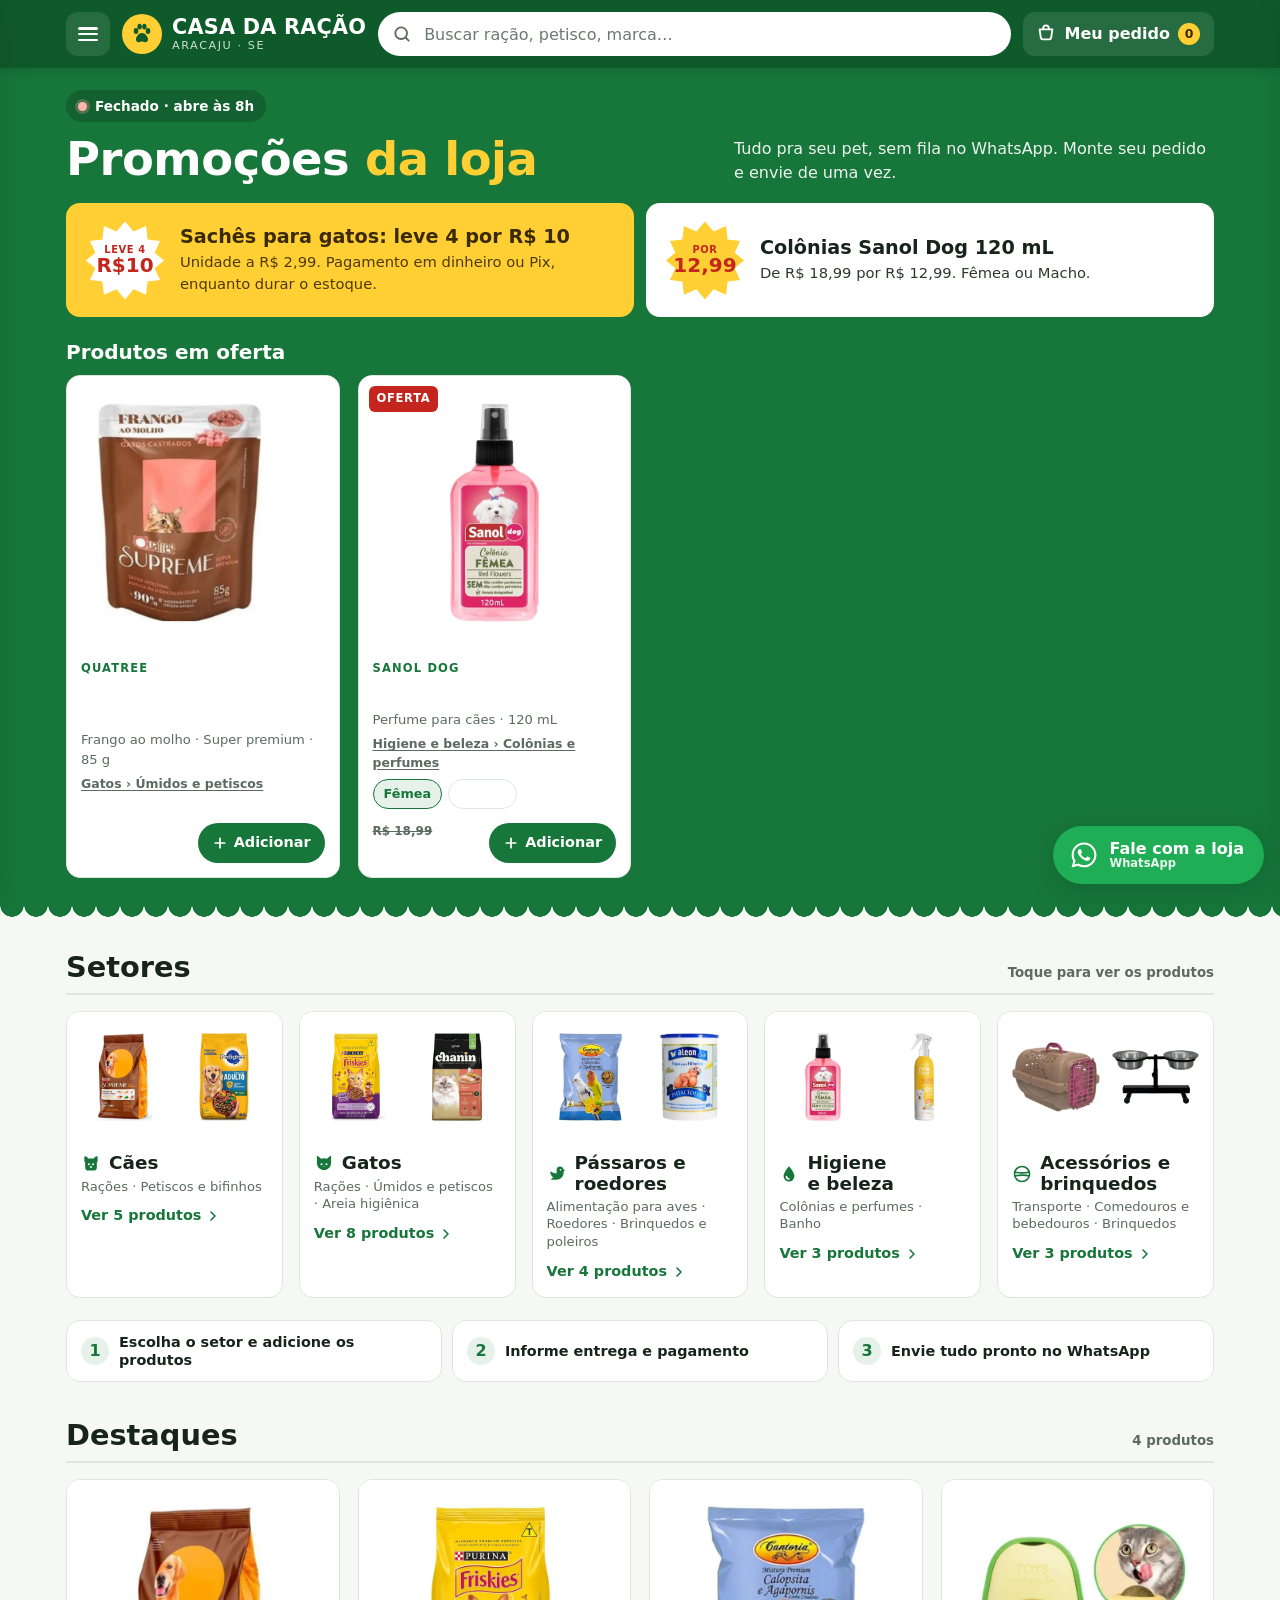
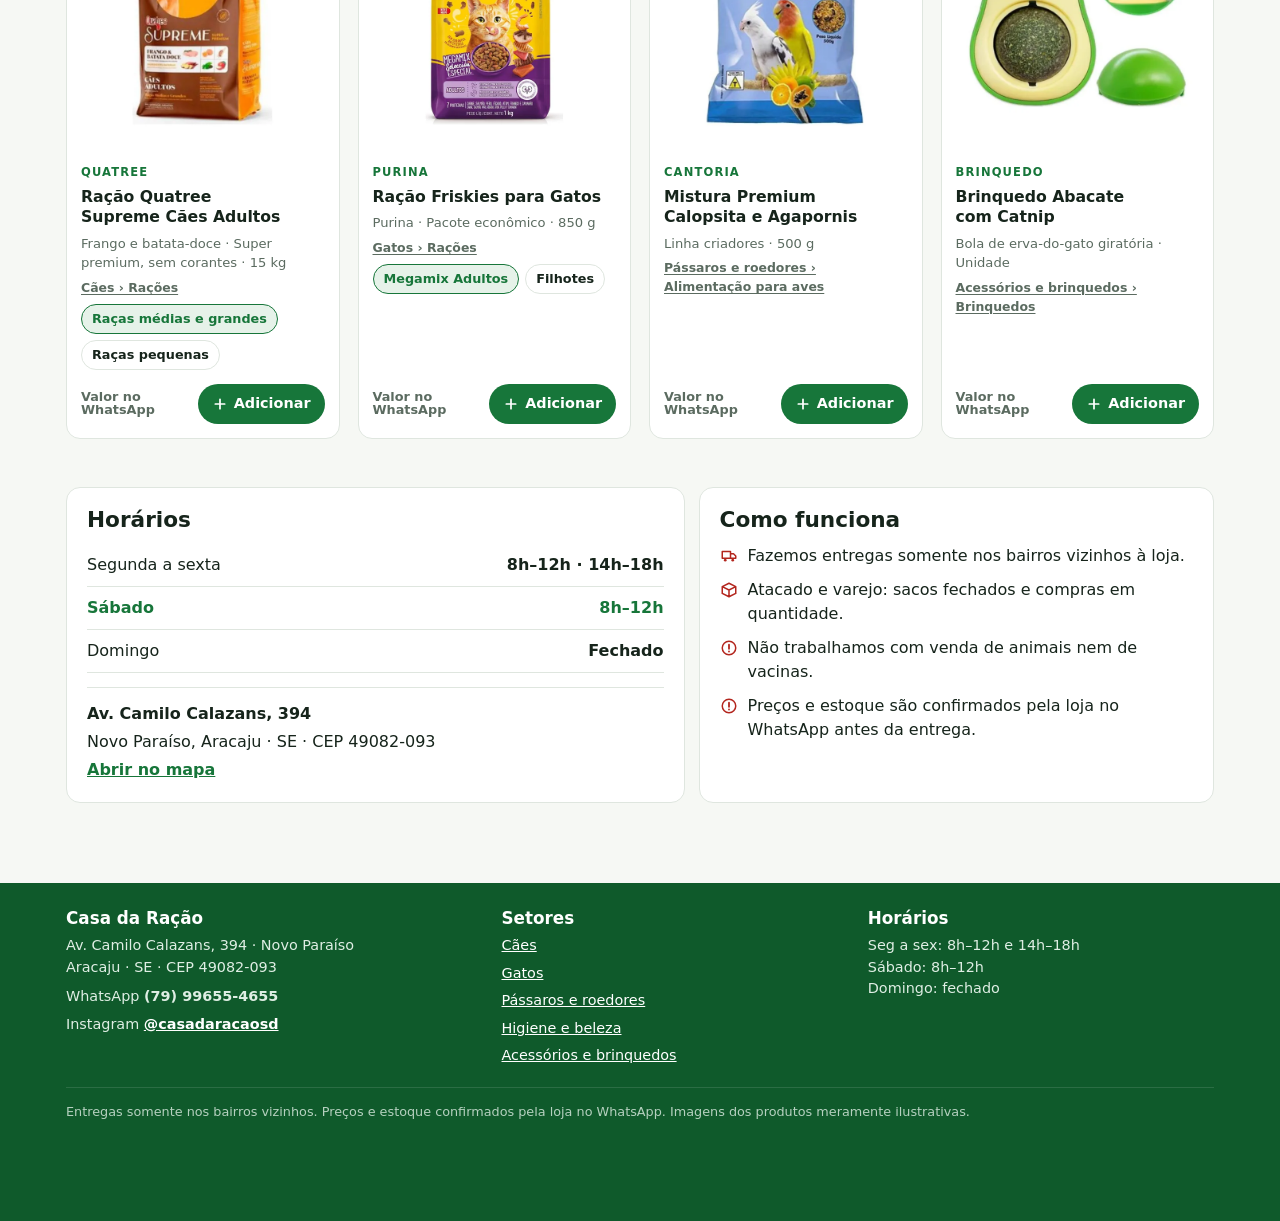
<file: index.html>
<!doctype html>
<html lang="pt-BR">
<head>
<meta charset="utf-8">
<meta name="viewport" content="width=device-width, initial-scale=1, viewport-fit=cover">
<meta http-equiv="Content-Security-Policy" content="default-src 'self'; script-src 'self'; style-src 'self' 'unsafe-inline' https://fonts.googleapis.com; font-src https://fonts.gstatic.com; img-src 'self' data: https://unnmstazqkrjcuhvszza.supabase.co; connect-src 'self' https://unnmstazqkrjcuhvszza.supabase.co; object-src 'none'; base-uri 'self'; form-action 'none'; frame-src 'none'; worker-src 'none'; upgrade-insecure-requests">
<meta name="referrer" content="strict-origin-when-cross-origin">
<title>Casa da Ração Aracaju</title>
<meta name="description" content="Casa da Ração em Aracaju: rações, petiscos e acessórios para cães, gatos, pássaros e roedores. Monte seu pedido e envie pelo WhatsApp.">
<meta name="theme-color" content="#0f5a2b">
<link rel="preconnect" href="https://fonts.googleapis.com">
<link rel="preconnect" href="https://fonts.gstatic.com" crossorigin>
<link rel="stylesheet" href="https://fonts.googleapis.com/css2?family=Fredoka:wght@500;600;700&family=Nunito+Sans:opsz,wght@6..12,400;6..12,600;6..12,700;6..12,800&display=swap">
<link rel="stylesheet" href="css/style.css">
</head>
<body data-page="inicio">
<svg width="0" height="0" style="position:absolute" aria-hidden="true">
  <defs>
    <symbol id="i-paw" viewBox="0 0 24 24"><ellipse cx="6" cy="9" rx="2.3" ry="3" fill="currentColor"/><ellipse cx="18" cy="9" rx="2.3" ry="3" fill="currentColor"/><ellipse cx="9.6" cy="4.6" rx="2.2" ry="2.9" fill="currentColor"/><ellipse cx="14.4" cy="4.6" rx="2.2" ry="2.9" fill="currentColor"/><path d="M12 11c-3.2 0-6 3.6-6 6.4 0 1.9 1.4 2.8 3 2.8 1.2 0 2-.6 3-.6s1.8.6 3 .6c1.6 0 3-.9 3-2.8 0-2.8-2.8-6.4-6-6.4z" fill="currentColor"/></symbol>
    <symbol id="i-wa" viewBox="0 0 24 24"><path fill="currentColor" d="M19.05 4.91A9.82 9.82 0 0 0 12.04 2C6.58 2 2.13 6.45 2.13 11.91c0 1.75.46 3.45 1.32 4.95L2.05 22l5.25-1.38c1.45.79 3.08 1.21 4.74 1.21 5.46 0 9.91-4.45 9.91-9.91 0-2.65-1.03-5.14-2.9-7.01zm-7.01 15.24c-1.48 0-2.93-.4-4.2-1.15l-.3-.18-3.12.82.83-3.04-.2-.31a8.26 8.26 0 0 1-1.26-4.38c0-4.54 3.7-8.24 8.24-8.24 2.2 0 4.27.86 5.82 2.42a8.18 8.18 0 0 1 2.41 5.83c.02 4.54-3.68 8.23-8.22 8.23zm4.52-6.16c-.25-.12-1.47-.72-1.69-.81-.23-.08-.39-.12-.56.12-.17.25-.64.81-.78.97-.14.17-.29.19-.54.06-.25-.12-1.05-.39-1.99-1.23-.74-.66-1.23-1.47-1.38-1.72-.14-.25-.02-.38.11-.51.11-.11.25-.29.37-.43s.17-.25.25-.41.04-.31-.02-.43-.56-1.34-.76-1.84c-.2-.48-.41-.42-.56-.43h-.48c-.17 0-.43.06-.66.31-.22.25-.86.85-.86 2.07s.89 2.4 1.01 2.56c.12.17 1.75 2.67 4.23 3.74.59.26 1.05.41 1.41.52.59.19 1.13.16 1.56.1.48-.07 1.47-.6 1.67-1.18.21-.58.21-1.07.14-1.18s-.22-.17-.47-.29z"/></symbol>
    <symbol id="i-cart" viewBox="0 0 24 24"><path fill="none" stroke="currentColor" stroke-width="2" stroke-linecap="round" stroke-linejoin="round" d="M5 7h14l-1.4 9.1a2 2 0 0 1-2 1.7H8.4a2 2 0 0 1-2-1.7zM9 7V5.5a3 3 0 0 1 6 0V7"/></symbol>
    <symbol id="i-search" viewBox="0 0 24 24"><circle cx="11" cy="11" r="7" fill="none" stroke="currentColor" stroke-width="2.2"/><path d="m20 20-3.5-3.5" stroke="currentColor" stroke-width="2.2" stroke-linecap="round"/></symbol>
    <symbol id="i-x" viewBox="0 0 24 24"><path d="M6 6l12 12M18 6 6 18" stroke="currentColor" stroke-width="2.4" stroke-linecap="round"/></symbol>
    <symbol id="i-chev" viewBox="0 0 24 24"><path d="m9 6 6 6-6 6" fill="none" stroke="currentColor" stroke-width="2.4" stroke-linecap="round" stroke-linejoin="round"/></symbol>
    <symbol id="i-plus" viewBox="0 0 24 24"><path d="M12 5v14M5 12h14" stroke="currentColor" stroke-width="2.6" stroke-linecap="round"/></symbol>
    <symbol id="i-truck" viewBox="0 0 24 24"><path fill="none" stroke="currentColor" stroke-width="2" stroke-linejoin="round" d="M3 6h11v9H3zM14 9h4l3 3v3h-7z"/><circle cx="7" cy="17.5" r="1.8" fill="currentColor"/><circle cx="17" cy="17.5" r="1.8" fill="currentColor"/></symbol>
    <symbol id="i-clock" viewBox="0 0 24 24"><circle cx="12" cy="12" r="9" fill="none" stroke="currentColor" stroke-width="2"/><path d="M12 7v5l3 2" fill="none" stroke="currentColor" stroke-width="2" stroke-linecap="round"/></symbol>
    <symbol id="i-pin" viewBox="0 0 24 24"><path fill="none" stroke="currentColor" stroke-width="2" d="M12 21s-7-6.2-7-11.5a7 7 0 0 1 14 0C19 14.8 12 21 12 21z"/><circle cx="12" cy="9.5" r="2.5" fill="currentColor"/></symbol>
    <symbol id="i-box" viewBox="0 0 24 24"><path fill="none" stroke="currentColor" stroke-width="2" stroke-linejoin="round" d="M3 7.5 12 3l9 4.5v9L12 21l-9-4.5zM3 7.5l9 4.5 9-4.5M12 12v9"/></symbol>
    <symbol id="i-dog" viewBox="0 0 24 24"><path fill="currentColor" d="M5 4c1.6 0 3 1.2 3.4 2.7h7.2C16 5.2 17.4 4 19 4c.6 0 1 .4 1 1v4.2c0 .9-.4 1.7-1 2.3V17a4 4 0 0 1-4 4H9a4 4 0 0 1-4-4v-5.5c-.6-.6-1-1.4-1-2.3V5c0-.6.4-1 1-1zm4.5 8.2a1.2 1.2 0 1 0 0 2.4 1.2 1.2 0 0 0 0-2.4zm5 0a1.2 1.2 0 1 0 0 2.4 1.2 1.2 0 0 0 0-2.4zM12 16c-.8 0-1.5.4-1.5.9s.7 1.1 1.5 1.1 1.5-.6 1.5-1.1-.7-.9-1.5-.9z"/></symbol>
    <symbol id="i-cat" viewBox="0 0 24 24"><path fill="currentColor" d="M4.5 3.5 8.6 7a9 9 0 0 1 6.8 0l4.1-3.5c.4-.3 1 0 1 .5V12c0 4.7-3.8 8.5-8.5 8.5S3.5 16.7 3.5 12V4c0-.5.6-.8 1-.5zM9 12.2a1.2 1.2 0 1 0 0 2.4 1.2 1.2 0 0 0 0-2.4zm6 0a1.2 1.2 0 1 0 0 2.4 1.2 1.2 0 0 0 0-2.4zM12 15.6l-1 1h2z"/></symbol>
    <symbol id="i-bird" viewBox="0 0 24 24"><path fill="currentColor" d="M15.5 3a4.5 4.5 0 0 1 4.4 3.5L22 7.5l-2 1.1V10c0 5-3.6 9-9 9H4.5l3-3C5.4 14.6 4 12.2 4 9.5c0-.4.4-.6.7-.4 2.2 1.4 4.6 2.2 6.8 2.4V7.5A4.5 4.5 0 0 1 15.5 3zm.7 3a1 1 0 1 0 0 2 1 1 0 0 0 0-2z"/></symbol>
    <symbol id="i-drop" viewBox="0 0 24 24"><path fill="currentColor" d="M12 2.8s6.5 7.2 6.5 11.7a6.5 6.5 0 0 1-13 0C5.5 10 12 2.8 12 2.8zM9 14a1 1 0 0 0-1 1 4 4 0 0 0 4 4 1 1 0 0 0 0-2 2 2 0 0 1-2-2 1 1 0 0 0-1-1z"/></symbol>
    <symbol id="i-ball" viewBox="0 0 24 24"><circle cx="12" cy="12" r="9" fill="none" stroke="currentColor" stroke-width="2"/><path d="M3.5 9.5c4 1.5 13 1.5 17 0M3.5 14.5c4-1.5 13-1.5 17 0" fill="none" stroke="currentColor" stroke-width="2"/></symbol>
    <symbol id="i-home" viewBox="0 0 24 24"><path fill="none" stroke="currentColor" stroke-width="2" stroke-linejoin="round" d="M4 11 12 4l8 7v9h-5v-6H9v6H4z"/></symbol>
    <symbol id="i-tag" viewBox="0 0 24 24"><path fill="none" stroke="currentColor" stroke-width="2" stroke-linejoin="round" d="M3 12V4h8l10 10-8 8z"/><circle cx="7.5" cy="8.5" r="1.5" fill="currentColor"/></symbol>
    <symbol id="i-alert" viewBox="0 0 24 24"><circle cx="12" cy="12" r="9" fill="none" stroke="currentColor" stroke-width="2"/><path d="M12 7.5v5.5M12 16.5v.2" stroke="currentColor" stroke-width="2.4" stroke-linecap="round"/></symbol>
  </defs>
</svg>

<header class="top">
  <div class="wrap">
    <button class="iconbtn menu-btn" id="menuBtn" aria-label="Abrir menu de setores" aria-controls="nav" aria-expanded="false"><span class="bars" aria-hidden="true"><i></i><i></i><i></i></span></button>
    <a class="logo" href="index.html" aria-label="Casa da Ração, página inicial">
      <span class="logo-badge"><svg width="24" height="24"><use href="#i-paw"/></svg></span>
      <span class="logo-txt"><b>Casa da Ração</b><small>Aracaju · SE</small></span>
    </a>
    <form class="search" id="searchForm" role="search">
      <label class="sr" for="q">Buscar produtos</label>
      <svg class="s-ico" width="20" height="20" aria-hidden="true"><use href="#i-search"/></svg>
      <input id="q" type="search" placeholder="Buscar ração, petisco, marca…" autocomplete="off" enterkeyhint="search">
      <button type="button" class="s-clear" id="qClear" aria-label="Limpar busca" hidden><svg width="18" height="18"><use href="#i-x"/></svg></button>
    </form>
    <button class="iconbtn cart-btn" id="cartBtn" aria-label="Abrir pedido" aria-controls="cart" aria-expanded="false">
      <svg width="22" height="22" aria-hidden="true"><use href="#i-cart"/></svg><span class="lbl">Meu pedido</span><span class="count" id="count">0</span>
    </button>
  </div>
</header>

<div id="pageContent">
<section class="hero promo-top" id="promocoes">
  <div class="wrap">
    <div class="promo-head">
      <div>
        <span class="status js-status"><i></i><span>Horário de funcionamento</span></span>
        <h1>Promoções <em>da loja</em></h1>
      </div>
      <p class="lead">Tudo pra seu pet, sem fila no WhatsApp. Monte seu pedido e envie de uma vez.</p>
    </div>
    <div class="promo" id="promoBanners"></div>
    <div id="ofertasWrap" hidden>
      <h2 class="promo-sub">Produtos em oferta</h2>
      <div class="grid" id="ofertas"></div>
    </div>
  </div>
</section>

<main class="wrap">
  <div class="section-head" id="setores"><h2>Setores</h2><small>Toque para ver os produtos</small></div>
  <div class="sectors" id="sectors"></div>

  <div class="steps" aria-label="Como pedir">
    <div class="step"><b>1</b><span>Escolha o setor e adicione os produtos</span></div>
    <div class="step"><b>2</b><span>Informe entrega e pagamento</span></div>
    <div class="step"><b>3</b><span>Envie tudo pronto no WhatsApp</span></div>
  </div>

  <div class="section-head"><h2>Destaques</h2><small id="destaquesCount"></small></div>
  <div class="grid" id="destaques"></div>

  <section class="info" id="loja">
    <div class="panel">
      <h2>Horários</h2>
      <table class="hours">
        <tr data-d="1,2,3,4,5"><td>Segunda a sexta</td><td>8h–12h · 14h–18h</td></tr>
        <tr data-d="6"><td>Sábado</td><td>8h–12h</td></tr>
        <tr data-d="0"><td>Domingo</td><td>Fechado</td></tr>
      </table>
      <div class="addr">
        <b>Av. Camilo Calazans, 394</b>
        <span>Novo Paraíso, Aracaju · SE · CEP 49082-093</span>
        <a href="https://www.google.com/maps/search/?api=1&amp;query=Av.+Camilo+Calazans+394+Novo+Paraiso+Aracaju" target="_blank" rel="noopener">Abrir no mapa</a>
      </div>
    </div>
    <div class="panel">
      <h2>Como funciona</h2>
      <ul class="notice">
        <li><svg width="18" height="18" aria-hidden="true"><use href="#i-truck"/></svg><span>Fazemos entregas somente nos bairros vizinhos à loja.</span></li>
        <li><svg width="18" height="18" aria-hidden="true"><use href="#i-box"/></svg><span>Atacado e varejo: sacos fechados e compras em quantidade.</span></li>
        <li><svg width="18" height="18" aria-hidden="true"><use href="#i-alert"/></svg><span>Não trabalhamos com venda de animais nem de vacinas.</span></li>
        <li><svg width="18" height="18" aria-hidden="true"><use href="#i-alert"/></svg><span>Preços e estoque são confirmados pela loja no WhatsApp antes da entrega.</span></li>
      </ul>
    </div>
  </section>
</main>
</div>

<main class="wrap" id="results" hidden aria-live="polite">
  <div class="results-head"><h2 id="resultsTitle">Resultados</h2><button class="linkbtn" id="backPage" type="button">Voltar para a página</button></div>
  <div class="grid" id="resultsGrid" style="margin-top:14px"></div>
  <div class="empty" id="noResults" hidden>
    <h3>Não encontramos esse produto no site</h3>
    <p>A loja tem muito mais coisa nas prateleiras. Pergunte direto pelo WhatsApp.</p>
    <a class="btn btn-wa" id="askWa" href="#" target="_blank" rel="noopener"><svg width="20" height="20" aria-hidden="true"><use href="#i-wa"/></svg>Perguntar no WhatsApp</a>
  </div>
</main>

<footer>
  <div class="wrap">
    <div>
      <h2>Casa da Ração</h2>
      <p>Av. Camilo Calazans, 394 · Novo Paraíso<br>Aracaju · SE · CEP 49082-093</p>
      <p style="margin-top:8px">WhatsApp <b style="user-select:all">(79) 99655-4655</b></p>
      <p style="margin-top:6px">Instagram <a href="https://www.instagram.com/casadaracaosd/" target="_blank" rel="noopener"><b>@casadaracaosd</b></a></p>
    </div>
    <div>
      <h2>Setores</h2>
      <ul><li><a href="caes.html">Cães</a></li><li><a href="gatos.html">Gatos</a></li><li><a href="passaros-e-roedores.html">Pássaros e roedores</a></li><li><a href="higiene-e-beleza.html">Higiene e beleza</a></li><li><a href="acessorios.html">Acessórios e brinquedos</a></li></ul>
    </div>
    <div>
      <h2>Horários</h2>
      <p>Seg a sex: 8h–12h e 14h–18h<br>Sábado: 8h–12h<br>Domingo: fechado</p>
    </div>
    <p class="fine">Entregas somente nos bairros vizinhos. Preços e estoque confirmados pela loja no WhatsApp. Imagens dos produtos meramente ilustrativas.</p>
  </div>
</footer>

<a class="fab" id="fab" href="https://wa.me/5579996554655" target="_blank" rel="noopener" aria-label="Falar com a loja no WhatsApp">
  <svg width="30" height="30" aria-hidden="true"><use href="#i-wa"/></svg>
  <span class="fl">Fale com a loja<small>WhatsApp</small></span>
</a>

<div class="scrim" id="scrim"></div>

<aside class="drawer left" id="nav" aria-label="Setores e produtos" aria-hidden="true" inert>
  <div class="d-head"><h2>Setores</h2><button class="iconbtn" id="navClose" aria-label="Fechar menu"><svg width="20" height="20"><use href="#i-x"/></svg></button></div>
  <div class="d-body" id="navBody"></div>
</aside>

<aside class="drawer right" id="cart" aria-label="Meu pedido" aria-hidden="true" inert>
  <div class="d-head"><h2>Meu pedido</h2><button class="iconbtn" id="cartClose" aria-label="Fechar pedido"><svg width="20" height="20"><use href="#i-x"/></svg></button></div>
  <div class="d-body">
    <div id="cartItems"></div>
    <form class="form" id="orderForm" hidden>
      <div class="field"><label for="f-nome">Seu nome</label><input id="f-nome" autocomplete="name" placeholder="Ex.: Maria"></div>
      <fieldset class="field"><legend>Como quer receber?</legend>
        <div class="seg">
          <input type="radio" name="rec" id="rec-ent" value="Entrega" checked><label for="rec-ent">Entrega</label>
          <input type="radio" name="rec" id="rec-ret" value="Retirada"><label for="rec-ret">Retirar na loja</label>
        </div>
      </fieldset>
      <div class="field" id="addrField"><label for="f-end">Endereço de entrega</label><textarea id="f-end" autocomplete="street-address" placeholder="Rua, número e bairro"></textarea></div>
      <div class="field"><label for="f-pag">Pagamento</label>
        <select id="f-pag"><option>Pix</option><option>Dinheiro</option><option>Cartão de débito</option><option>Cartão de crédito</option></select>
      </div>
      <div class="field" id="trocoField" hidden><label for="f-troco">Troco para quanto?</label><input id="f-troco" inputmode="decimal" placeholder="Ex.: 50"></div>
      <div class="field"><label for="f-obs">Observação</label><input id="f-obs" placeholder="Ex.: tocar a campainha"></div>
    </form>
  </div>
  <div class="c-foot" id="cartFoot" hidden>
    <div class="tot"><div><span>Total parcial</span><small id="totNote"></small></div><b id="total">R$ 0,00</b></div>
    <a class="btn btn-wa" id="sendBtn" href="#" target="_blank" rel="noopener"><svg width="22" height="22" aria-hidden="true"><use href="#i-wa"/></svg>Enviar pedido no WhatsApp</a>
    <p class="hint">A mensagem abre pronta no WhatsApp da loja. É só tocar em enviar.</p>
  </div>
</aside>

<div class="toast" id="toast" role="status"></div>

<script src="js/config.js"></script>
<script src="js/app.js"></script>
</body>
</html>
</file>
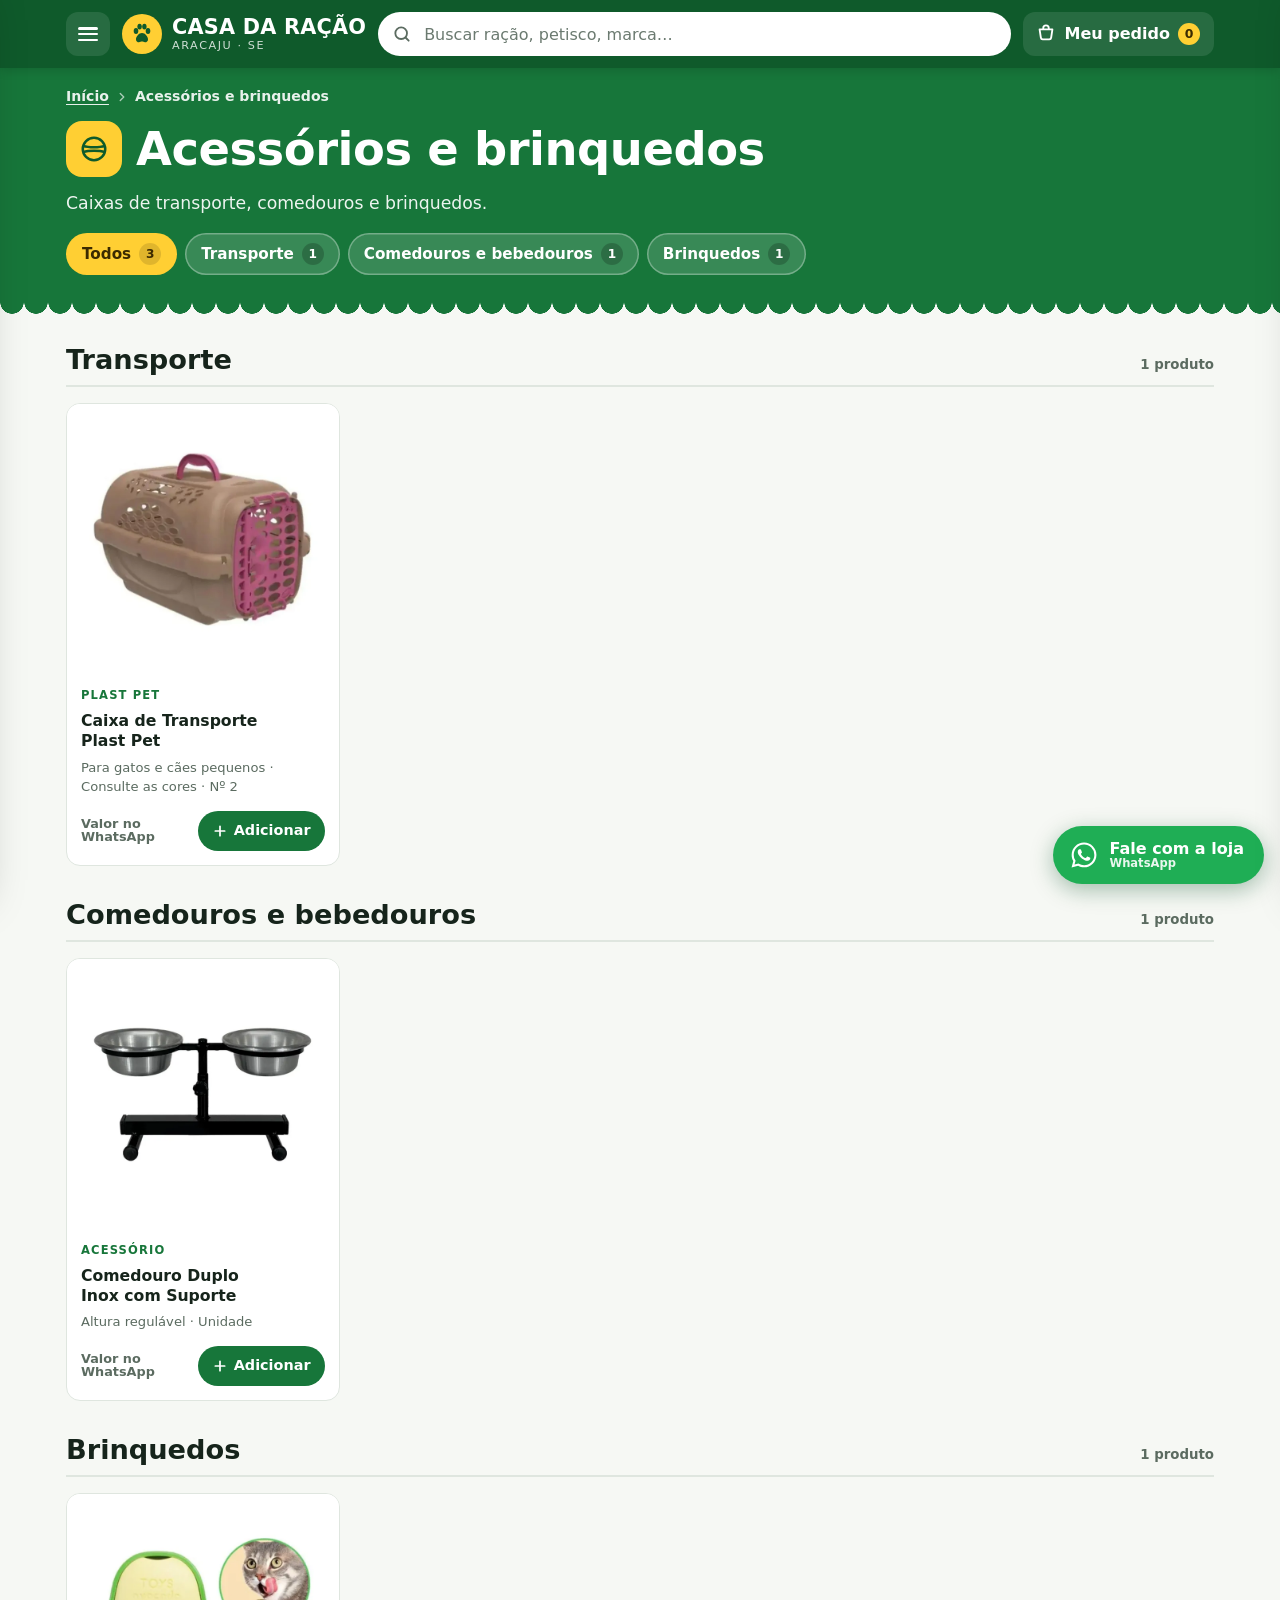
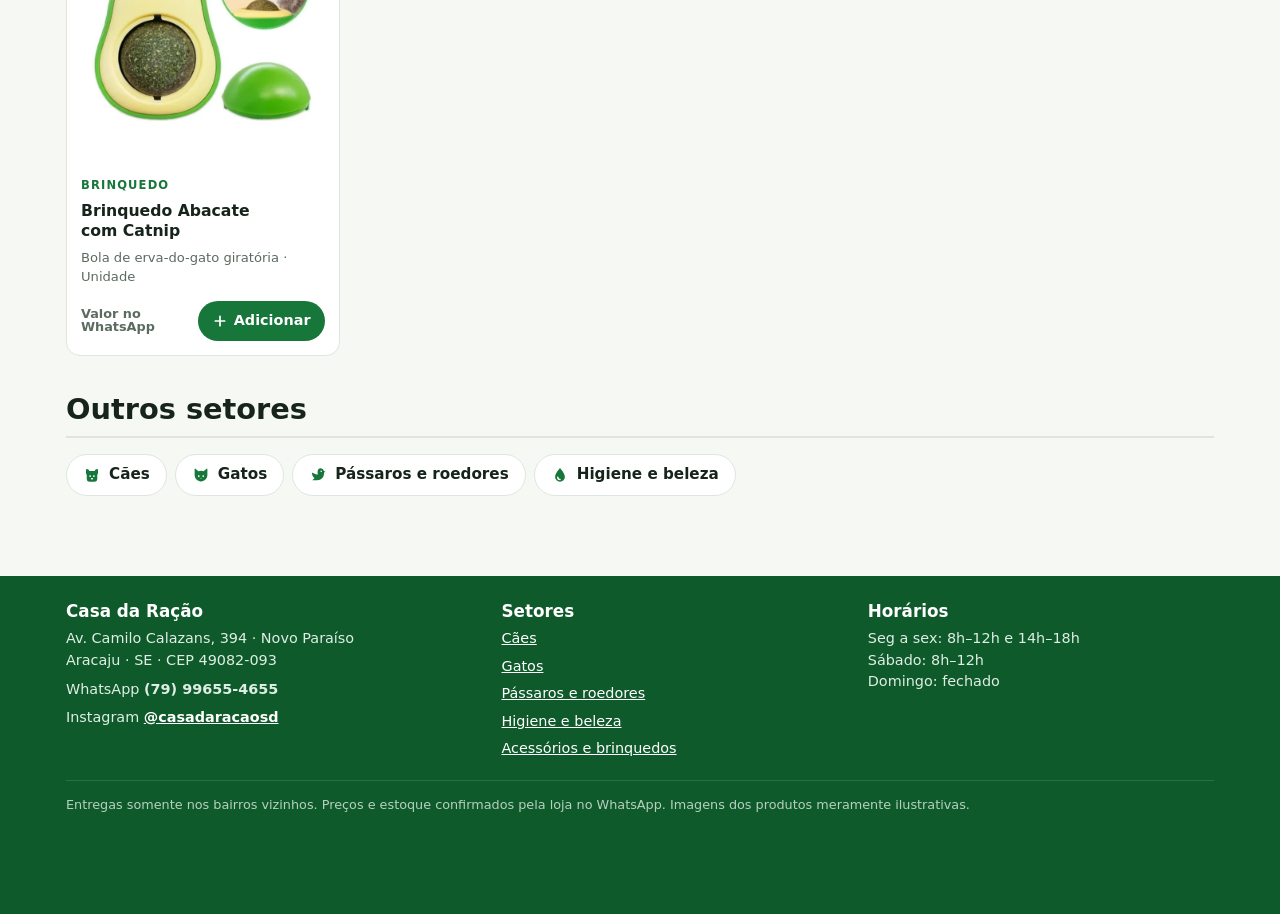
<file: acessorios.html>
<!doctype html>
<html lang="pt-BR">
<head>
<meta charset="utf-8">
<meta name="viewport" content="width=device-width, initial-scale=1, viewport-fit=cover">
<meta http-equiv="Content-Security-Policy" content="default-src 'self'; script-src 'self'; style-src 'self' 'unsafe-inline' https://fonts.googleapis.com; font-src https://fonts.gstatic.com; img-src 'self' data: https://unnmstazqkrjcuhvszza.supabase.co; connect-src 'self' https://unnmstazqkrjcuhvszza.supabase.co; object-src 'none'; base-uri 'self'; form-action 'none'; frame-src 'none'; worker-src 'none'; upgrade-insecure-requests">
<meta name="referrer" content="strict-origin-when-cross-origin">
<title>Acessórios e brinquedos · Casa da Ração Aracaju</title>
<meta name="description" content="Caixas de transporte, comedouros e brinquedos. Casa da Ração, Aracaju/SE. Peça pelo WhatsApp.">
<meta name="theme-color" content="#0f5a2b">
<link rel="preconnect" href="https://fonts.googleapis.com">
<link rel="preconnect" href="https://fonts.gstatic.com" crossorigin>
<link rel="stylesheet" href="https://fonts.googleapis.com/css2?family=Fredoka:wght@500;600;700&family=Nunito+Sans:opsz,wght@6..12,400;6..12,600;6..12,700;6..12,800&display=swap">
<link rel="stylesheet" href="css/style.css">
</head>
<body data-page="acessorios">
<svg width="0" height="0" style="position:absolute" aria-hidden="true">
  <defs>
    <symbol id="i-paw" viewBox="0 0 24 24"><ellipse cx="6" cy="9" rx="2.3" ry="3" fill="currentColor"/><ellipse cx="18" cy="9" rx="2.3" ry="3" fill="currentColor"/><ellipse cx="9.6" cy="4.6" rx="2.2" ry="2.9" fill="currentColor"/><ellipse cx="14.4" cy="4.6" rx="2.2" ry="2.9" fill="currentColor"/><path d="M12 11c-3.2 0-6 3.6-6 6.4 0 1.9 1.4 2.8 3 2.8 1.2 0 2-.6 3-.6s1.8.6 3 .6c1.6 0 3-.9 3-2.8 0-2.8-2.8-6.4-6-6.4z" fill="currentColor"/></symbol>
    <symbol id="i-wa" viewBox="0 0 24 24"><path fill="currentColor" d="M19.05 4.91A9.82 9.82 0 0 0 12.04 2C6.58 2 2.13 6.45 2.13 11.91c0 1.75.46 3.45 1.32 4.95L2.05 22l5.25-1.38c1.45.79 3.08 1.21 4.74 1.21 5.46 0 9.91-4.45 9.91-9.91 0-2.65-1.03-5.14-2.9-7.01zm-7.01 15.24c-1.48 0-2.93-.4-4.2-1.15l-.3-.18-3.12.82.83-3.04-.2-.31a8.26 8.26 0 0 1-1.26-4.38c0-4.54 3.7-8.24 8.24-8.24 2.2 0 4.27.86 5.82 2.42a8.18 8.18 0 0 1 2.41 5.83c.02 4.54-3.68 8.23-8.22 8.23zm4.52-6.16c-.25-.12-1.47-.72-1.69-.81-.23-.08-.39-.12-.56.12-.17.25-.64.81-.78.97-.14.17-.29.19-.54.06-.25-.12-1.05-.39-1.99-1.23-.74-.66-1.23-1.47-1.38-1.72-.14-.25-.02-.38.11-.51.11-.11.25-.29.37-.43s.17-.25.25-.41.04-.31-.02-.43-.56-1.34-.76-1.84c-.2-.48-.41-.42-.56-.43h-.48c-.17 0-.43.06-.66.31-.22.25-.86.85-.86 2.07s.89 2.4 1.01 2.56c.12.17 1.75 2.67 4.23 3.74.59.26 1.05.41 1.41.52.59.19 1.13.16 1.56.1.48-.07 1.47-.6 1.67-1.18.21-.58.21-1.07.14-1.18s-.22-.17-.47-.29z"/></symbol>
    <symbol id="i-cart" viewBox="0 0 24 24"><path fill="none" stroke="currentColor" stroke-width="2" stroke-linecap="round" stroke-linejoin="round" d="M5 7h14l-1.4 9.1a2 2 0 0 1-2 1.7H8.4a2 2 0 0 1-2-1.7zM9 7V5.5a3 3 0 0 1 6 0V7"/></symbol>
    <symbol id="i-search" viewBox="0 0 24 24"><circle cx="11" cy="11" r="7" fill="none" stroke="currentColor" stroke-width="2.2"/><path d="m20 20-3.5-3.5" stroke="currentColor" stroke-width="2.2" stroke-linecap="round"/></symbol>
    <symbol id="i-x" viewBox="0 0 24 24"><path d="M6 6l12 12M18 6 6 18" stroke="currentColor" stroke-width="2.4" stroke-linecap="round"/></symbol>
    <symbol id="i-chev" viewBox="0 0 24 24"><path d="m9 6 6 6-6 6" fill="none" stroke="currentColor" stroke-width="2.4" stroke-linecap="round" stroke-linejoin="round"/></symbol>
    <symbol id="i-plus" viewBox="0 0 24 24"><path d="M12 5v14M5 12h14" stroke="currentColor" stroke-width="2.6" stroke-linecap="round"/></symbol>
    <symbol id="i-truck" viewBox="0 0 24 24"><path fill="none" stroke="currentColor" stroke-width="2" stroke-linejoin="round" d="M3 6h11v9H3zM14 9h4l3 3v3h-7z"/><circle cx="7" cy="17.5" r="1.8" fill="currentColor"/><circle cx="17" cy="17.5" r="1.8" fill="currentColor"/></symbol>
    <symbol id="i-clock" viewBox="0 0 24 24"><circle cx="12" cy="12" r="9" fill="none" stroke="currentColor" stroke-width="2"/><path d="M12 7v5l3 2" fill="none" stroke="currentColor" stroke-width="2" stroke-linecap="round"/></symbol>
    <symbol id="i-pin" viewBox="0 0 24 24"><path fill="none" stroke="currentColor" stroke-width="2" d="M12 21s-7-6.2-7-11.5a7 7 0 0 1 14 0C19 14.8 12 21 12 21z"/><circle cx="12" cy="9.5" r="2.5" fill="currentColor"/></symbol>
    <symbol id="i-box" viewBox="0 0 24 24"><path fill="none" stroke="currentColor" stroke-width="2" stroke-linejoin="round" d="M3 7.5 12 3l9 4.5v9L12 21l-9-4.5zM3 7.5l9 4.5 9-4.5M12 12v9"/></symbol>
    <symbol id="i-dog" viewBox="0 0 24 24"><path fill="currentColor" d="M5 4c1.6 0 3 1.2 3.4 2.7h7.2C16 5.2 17.4 4 19 4c.6 0 1 .4 1 1v4.2c0 .9-.4 1.7-1 2.3V17a4 4 0 0 1-4 4H9a4 4 0 0 1-4-4v-5.5c-.6-.6-1-1.4-1-2.3V5c0-.6.4-1 1-1zm4.5 8.2a1.2 1.2 0 1 0 0 2.4 1.2 1.2 0 0 0 0-2.4zm5 0a1.2 1.2 0 1 0 0 2.4 1.2 1.2 0 0 0 0-2.4zM12 16c-.8 0-1.5.4-1.5.9s.7 1.1 1.5 1.1 1.5-.6 1.5-1.1-.7-.9-1.5-.9z"/></symbol>
    <symbol id="i-cat" viewBox="0 0 24 24"><path fill="currentColor" d="M4.5 3.5 8.6 7a9 9 0 0 1 6.8 0l4.1-3.5c.4-.3 1 0 1 .5V12c0 4.7-3.8 8.5-8.5 8.5S3.5 16.7 3.5 12V4c0-.5.6-.8 1-.5zM9 12.2a1.2 1.2 0 1 0 0 2.4 1.2 1.2 0 0 0 0-2.4zm6 0a1.2 1.2 0 1 0 0 2.4 1.2 1.2 0 0 0 0-2.4zM12 15.6l-1 1h2z"/></symbol>
    <symbol id="i-bird" viewBox="0 0 24 24"><path fill="currentColor" d="M15.5 3a4.5 4.5 0 0 1 4.4 3.5L22 7.5l-2 1.1V10c0 5-3.6 9-9 9H4.5l3-3C5.4 14.6 4 12.2 4 9.5c0-.4.4-.6.7-.4 2.2 1.4 4.6 2.2 6.8 2.4V7.5A4.5 4.5 0 0 1 15.5 3zm.7 3a1 1 0 1 0 0 2 1 1 0 0 0 0-2z"/></symbol>
    <symbol id="i-drop" viewBox="0 0 24 24"><path fill="currentColor" d="M12 2.8s6.5 7.2 6.5 11.7a6.5 6.5 0 0 1-13 0C5.5 10 12 2.8 12 2.8zM9 14a1 1 0 0 0-1 1 4 4 0 0 0 4 4 1 1 0 0 0 0-2 2 2 0 0 1-2-2 1 1 0 0 0-1-1z"/></symbol>
    <symbol id="i-ball" viewBox="0 0 24 24"><circle cx="12" cy="12" r="9" fill="none" stroke="currentColor" stroke-width="2"/><path d="M3.5 9.5c4 1.5 13 1.5 17 0M3.5 14.5c4-1.5 13-1.5 17 0" fill="none" stroke="currentColor" stroke-width="2"/></symbol>
    <symbol id="i-home" viewBox="0 0 24 24"><path fill="none" stroke="currentColor" stroke-width="2" stroke-linejoin="round" d="M4 11 12 4l8 7v9h-5v-6H9v6H4z"/></symbol>
    <symbol id="i-tag" viewBox="0 0 24 24"><path fill="none" stroke="currentColor" stroke-width="2" stroke-linejoin="round" d="M3 12V4h8l10 10-8 8z"/><circle cx="7.5" cy="8.5" r="1.5" fill="currentColor"/></symbol>
    <symbol id="i-alert" viewBox="0 0 24 24"><circle cx="12" cy="12" r="9" fill="none" stroke="currentColor" stroke-width="2"/><path d="M12 7.5v5.5M12 16.5v.2" stroke="currentColor" stroke-width="2.4" stroke-linecap="round"/></symbol>
  </defs>
</svg>

<header class="top">
  <div class="wrap">
    <button class="iconbtn menu-btn" id="menuBtn" aria-label="Abrir menu de setores" aria-controls="nav" aria-expanded="false"><span class="bars" aria-hidden="true"><i></i><i></i><i></i></span></button>
    <a class="logo" href="index.html" aria-label="Casa da Ração, página inicial">
      <span class="logo-badge"><svg width="24" height="24"><use href="#i-paw"/></svg></span>
      <span class="logo-txt"><b>Casa da Ração</b><small>Aracaju · SE</small></span>
    </a>
    <form class="search" id="searchForm" role="search">
      <label class="sr" for="q">Buscar produtos</label>
      <svg class="s-ico" width="20" height="20" aria-hidden="true"><use href="#i-search"/></svg>
      <input id="q" type="search" placeholder="Buscar ração, petisco, marca…" autocomplete="off" enterkeyhint="search">
      <button type="button" class="s-clear" id="qClear" aria-label="Limpar busca" hidden><svg width="18" height="18"><use href="#i-x"/></svg></button>
    </form>
    <button class="iconbtn cart-btn" id="cartBtn" aria-label="Abrir pedido" aria-controls="cart" aria-expanded="false">
      <svg width="22" height="22" aria-hidden="true"><use href="#i-cart"/></svg><span class="lbl">Meu pedido</span><span class="count" id="count">0</span>
    </button>
  </div>
</header>

<div id="pageContent">
<section class="hero sector">
  <div class="wrap">
    <nav class="crumbs" aria-label="Você está em"><a href="index.html">Início</a><svg width="14" height="14" aria-hidden="true"><use href="#i-chev"/></svg><span>Acessórios e brinquedos</span></nav>
    <div class="sector-title"><span class="tag"><svg width="30" height="30" aria-hidden="true"><use href="#i-ball"/></svg></span><h1>Acessórios e brinquedos</h1></div>
    <p class="lead">Caixas de transporte, comedouros e brinquedos.</p>
    <div class="niches" id="niches" role="group" aria-label="Filtrar por tipo"></div>
  </div>
</section>

<main class="wrap">
  <div id="vitrine"></div>
  <div class="section-head"><h2>Outros setores</h2></div>
  <div class="others" id="others"></div>
</main>
</div>

<main class="wrap" id="results" hidden aria-live="polite">
  <div class="results-head"><h2 id="resultsTitle">Resultados</h2><button class="linkbtn" id="backPage" type="button">Voltar para a página</button></div>
  <div class="grid" id="resultsGrid" style="margin-top:14px"></div>
  <div class="empty" id="noResults" hidden>
    <h3>Não encontramos esse produto no site</h3>
    <p>A loja tem muito mais coisa nas prateleiras. Pergunte direto pelo WhatsApp.</p>
    <a class="btn btn-wa" id="askWa" href="#" target="_blank" rel="noopener"><svg width="20" height="20" aria-hidden="true"><use href="#i-wa"/></svg>Perguntar no WhatsApp</a>
  </div>
</main>

<footer>
  <div class="wrap">
    <div>
      <h2>Casa da Ração</h2>
      <p>Av. Camilo Calazans, 394 · Novo Paraíso<br>Aracaju · SE · CEP 49082-093</p>
      <p style="margin-top:8px">WhatsApp <b style="user-select:all">(79) 99655-4655</b></p>
      <p style="margin-top:6px">Instagram <a href="https://www.instagram.com/casadaracaosd/" target="_blank" rel="noopener"><b>@casadaracaosd</b></a></p>
    </div>
    <div>
      <h2>Setores</h2>
      <ul><li><a href="caes.html">Cães</a></li><li><a href="gatos.html">Gatos</a></li><li><a href="passaros-e-roedores.html">Pássaros e roedores</a></li><li><a href="higiene-e-beleza.html">Higiene e beleza</a></li><li><a href="acessorios.html">Acessórios e brinquedos</a></li></ul>
    </div>
    <div>
      <h2>Horários</h2>
      <p>Seg a sex: 8h–12h e 14h–18h<br>Sábado: 8h–12h<br>Domingo: fechado</p>
    </div>
    <p class="fine">Entregas somente nos bairros vizinhos. Preços e estoque confirmados pela loja no WhatsApp. Imagens dos produtos meramente ilustrativas.</p>
  </div>
</footer>

<a class="fab" id="fab" href="https://wa.me/5579996554655" target="_blank" rel="noopener" aria-label="Falar com a loja no WhatsApp">
  <svg width="30" height="30" aria-hidden="true"><use href="#i-wa"/></svg>
  <span class="fl">Fale com a loja<small>WhatsApp</small></span>
</a>

<div class="scrim" id="scrim"></div>

<aside class="drawer left" id="nav" aria-label="Setores e produtos" aria-hidden="true" inert>
  <div class="d-head"><h2>Setores</h2><button class="iconbtn" id="navClose" aria-label="Fechar menu"><svg width="20" height="20"><use href="#i-x"/></svg></button></div>
  <div class="d-body" id="navBody"></div>
</aside>

<aside class="drawer right" id="cart" aria-label="Meu pedido" aria-hidden="true" inert>
  <div class="d-head"><h2>Meu pedido</h2><button class="iconbtn" id="cartClose" aria-label="Fechar pedido"><svg width="20" height="20"><use href="#i-x"/></svg></button></div>
  <div class="d-body">
    <div id="cartItems"></div>
    <form class="form" id="orderForm" hidden>
      <div class="field"><label for="f-nome">Seu nome</label><input id="f-nome" autocomplete="name" placeholder="Ex.: Maria"></div>
      <fieldset class="field"><legend>Como quer receber?</legend>
        <div class="seg">
          <input type="radio" name="rec" id="rec-ent" value="Entrega" checked><label for="rec-ent">Entrega</label>
          <input type="radio" name="rec" id="rec-ret" value="Retirada"><label for="rec-ret">Retirar na loja</label>
        </div>
      </fieldset>
      <div class="field" id="addrField"><label for="f-end">Endereço de entrega</label><textarea id="f-end" autocomplete="street-address" placeholder="Rua, número e bairro"></textarea></div>
      <div class="field"><label for="f-pag">Pagamento</label>
        <select id="f-pag"><option>Pix</option><option>Dinheiro</option><option>Cartão de débito</option><option>Cartão de crédito</option></select>
      </div>
      <div class="field" id="trocoField" hidden><label for="f-troco">Troco para quanto?</label><input id="f-troco" inputmode="decimal" placeholder="Ex.: 50"></div>
      <div class="field"><label for="f-obs">Observação</label><input id="f-obs" placeholder="Ex.: tocar a campainha"></div>
    </form>
  </div>
  <div class="c-foot" id="cartFoot" hidden>
    <div class="tot"><div><span>Total parcial</span><small id="totNote"></small></div><b id="total">R$ 0,00</b></div>
    <a class="btn btn-wa" id="sendBtn" href="#" target="_blank" rel="noopener"><svg width="22" height="22" aria-hidden="true"><use href="#i-wa"/></svg>Enviar pedido no WhatsApp</a>
    <p class="hint">A mensagem abre pronta no WhatsApp da loja. É só tocar em enviar.</p>
  </div>
</aside>

<div class="toast" id="toast" role="status"></div>

<script src="js/config.js"></script>
<script src="js/app.js"></script>
</body>
</html>
</file>
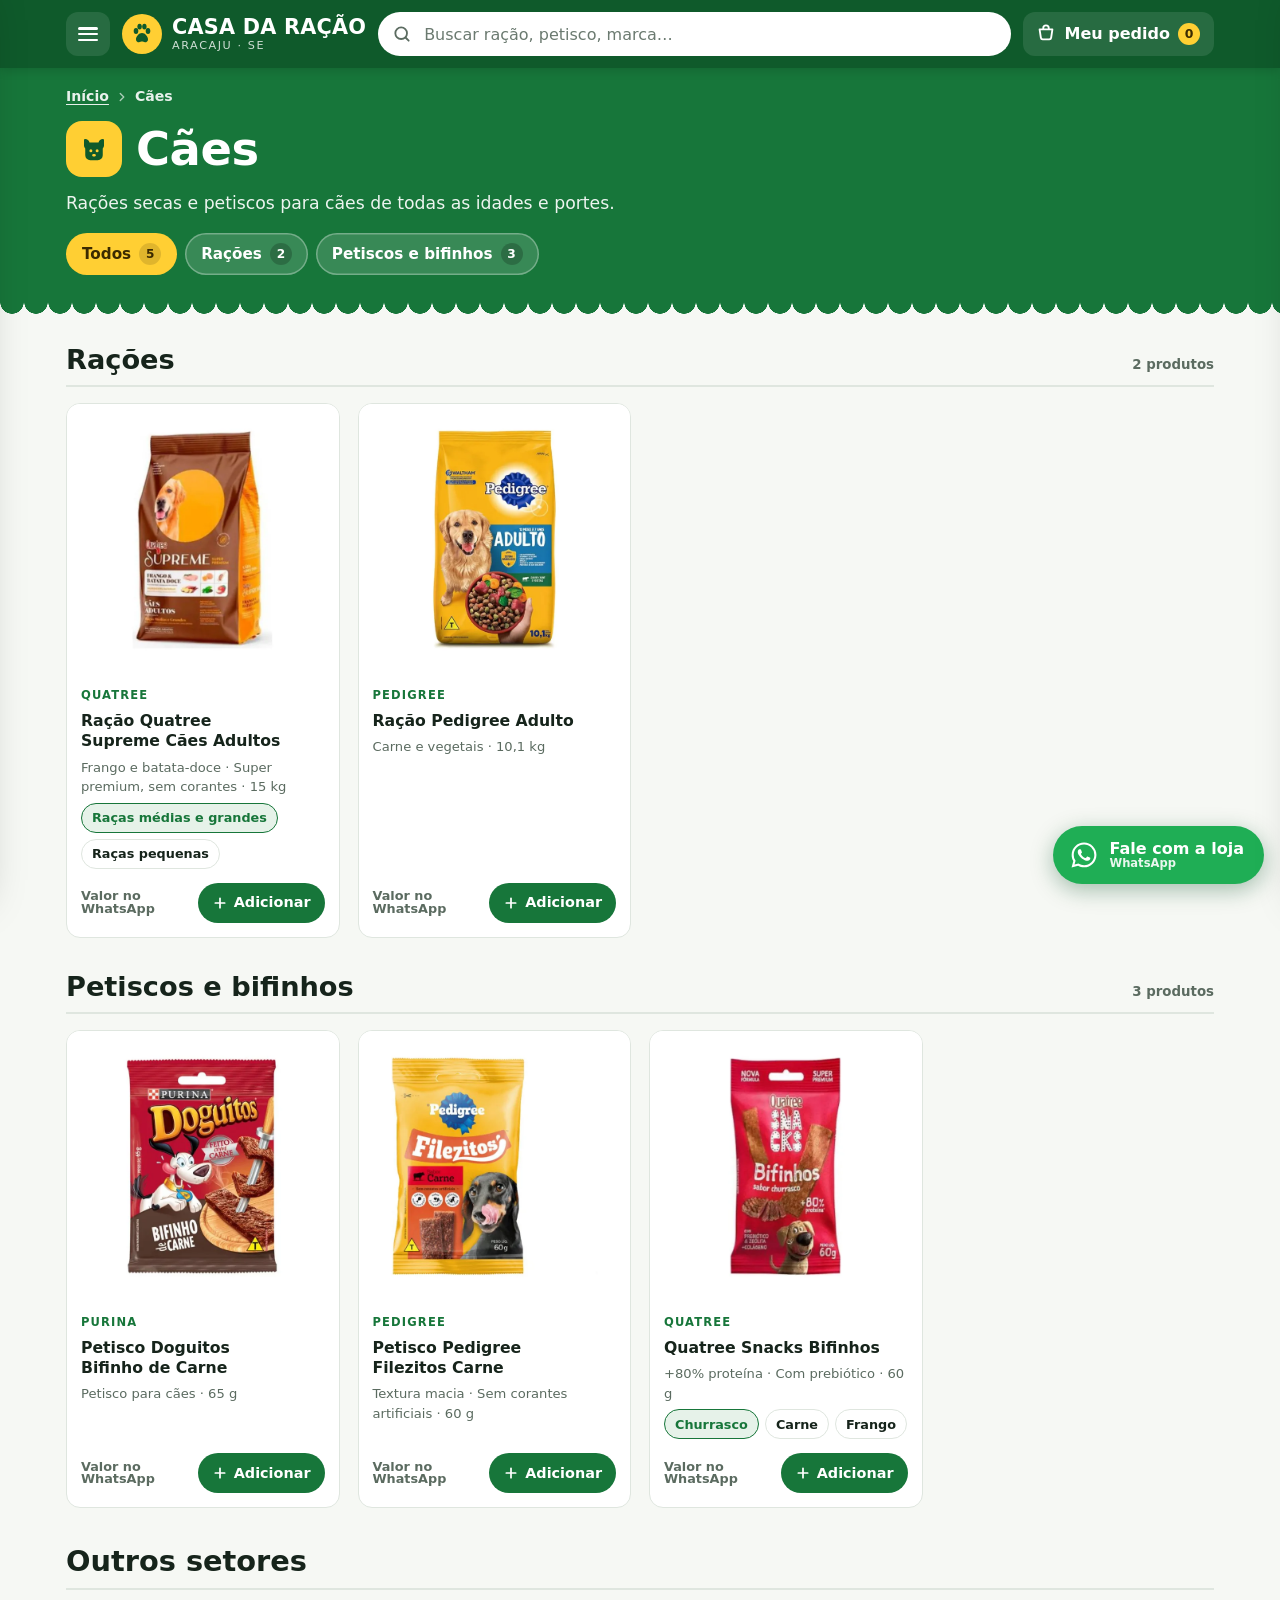
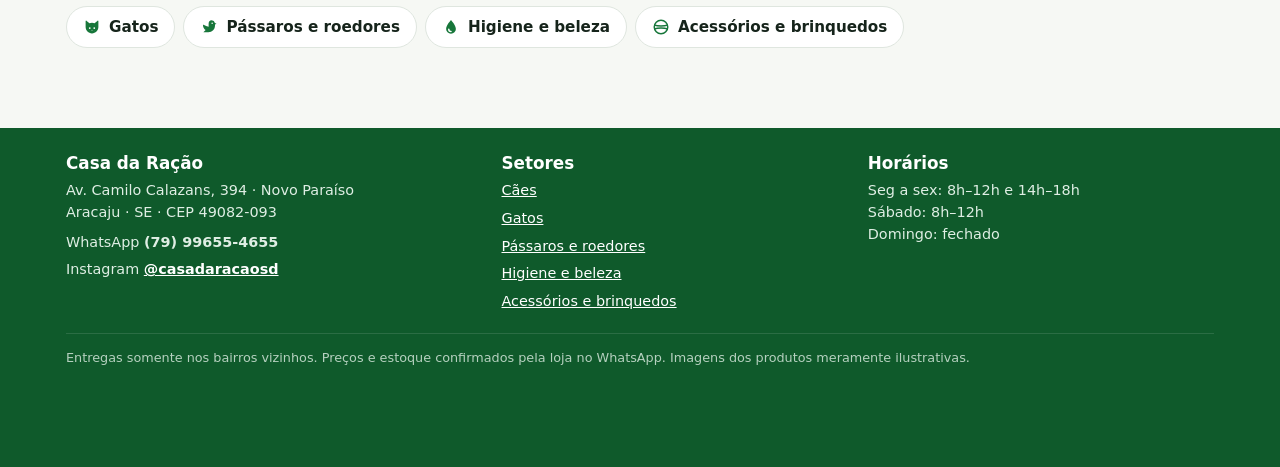
<file: caes.html>
<!doctype html>
<html lang="pt-BR">
<head>
<meta charset="utf-8">
<meta name="viewport" content="width=device-width, initial-scale=1, viewport-fit=cover">
<meta http-equiv="Content-Security-Policy" content="default-src 'self'; script-src 'self'; style-src 'self' 'unsafe-inline' https://fonts.googleapis.com; font-src https://fonts.gstatic.com; img-src 'self' data: https://unnmstazqkrjcuhvszza.supabase.co; connect-src 'self' https://unnmstazqkrjcuhvszza.supabase.co; object-src 'none'; base-uri 'self'; form-action 'none'; frame-src 'none'; worker-src 'none'; upgrade-insecure-requests">
<meta name="referrer" content="strict-origin-when-cross-origin">
<title>Cães · Casa da Ração Aracaju</title>
<meta name="description" content="Rações secas e petiscos para cães de todas as idades e portes. Casa da Ração, Aracaju/SE. Peça pelo WhatsApp.">
<meta name="theme-color" content="#0f5a2b">
<link rel="preconnect" href="https://fonts.googleapis.com">
<link rel="preconnect" href="https://fonts.gstatic.com" crossorigin>
<link rel="stylesheet" href="https://fonts.googleapis.com/css2?family=Fredoka:wght@500;600;700&family=Nunito+Sans:opsz,wght@6..12,400;6..12,600;6..12,700;6..12,800&display=swap">
<link rel="stylesheet" href="css/style.css">
</head>
<body data-page="caes">
<svg width="0" height="0" style="position:absolute" aria-hidden="true">
  <defs>
    <symbol id="i-paw" viewBox="0 0 24 24"><ellipse cx="6" cy="9" rx="2.3" ry="3" fill="currentColor"/><ellipse cx="18" cy="9" rx="2.3" ry="3" fill="currentColor"/><ellipse cx="9.6" cy="4.6" rx="2.2" ry="2.9" fill="currentColor"/><ellipse cx="14.4" cy="4.6" rx="2.2" ry="2.9" fill="currentColor"/><path d="M12 11c-3.2 0-6 3.6-6 6.4 0 1.9 1.4 2.8 3 2.8 1.2 0 2-.6 3-.6s1.8.6 3 .6c1.6 0 3-.9 3-2.8 0-2.8-2.8-6.4-6-6.4z" fill="currentColor"/></symbol>
    <symbol id="i-wa" viewBox="0 0 24 24"><path fill="currentColor" d="M19.05 4.91A9.82 9.82 0 0 0 12.04 2C6.58 2 2.13 6.45 2.13 11.91c0 1.75.46 3.45 1.32 4.95L2.05 22l5.25-1.38c1.45.79 3.08 1.21 4.74 1.21 5.46 0 9.91-4.45 9.91-9.91 0-2.65-1.03-5.14-2.9-7.01zm-7.01 15.24c-1.48 0-2.93-.4-4.2-1.15l-.3-.18-3.12.82.83-3.04-.2-.31a8.26 8.26 0 0 1-1.26-4.38c0-4.54 3.7-8.24 8.24-8.24 2.2 0 4.27.86 5.82 2.42a8.18 8.18 0 0 1 2.41 5.83c.02 4.54-3.68 8.23-8.22 8.23zm4.52-6.16c-.25-.12-1.47-.72-1.69-.81-.23-.08-.39-.12-.56.12-.17.25-.64.81-.78.97-.14.17-.29.19-.54.06-.25-.12-1.05-.39-1.99-1.23-.74-.66-1.23-1.47-1.38-1.72-.14-.25-.02-.38.11-.51.11-.11.25-.29.37-.43s.17-.25.25-.41.04-.31-.02-.43-.56-1.34-.76-1.84c-.2-.48-.41-.42-.56-.43h-.48c-.17 0-.43.06-.66.31-.22.25-.86.85-.86 2.07s.89 2.4 1.01 2.56c.12.17 1.75 2.67 4.23 3.74.59.26 1.05.41 1.41.52.59.19 1.13.16 1.56.1.48-.07 1.47-.6 1.67-1.18.21-.58.21-1.07.14-1.18s-.22-.17-.47-.29z"/></symbol>
    <symbol id="i-cart" viewBox="0 0 24 24"><path fill="none" stroke="currentColor" stroke-width="2" stroke-linecap="round" stroke-linejoin="round" d="M5 7h14l-1.4 9.1a2 2 0 0 1-2 1.7H8.4a2 2 0 0 1-2-1.7zM9 7V5.5a3 3 0 0 1 6 0V7"/></symbol>
    <symbol id="i-search" viewBox="0 0 24 24"><circle cx="11" cy="11" r="7" fill="none" stroke="currentColor" stroke-width="2.2"/><path d="m20 20-3.5-3.5" stroke="currentColor" stroke-width="2.2" stroke-linecap="round"/></symbol>
    <symbol id="i-x" viewBox="0 0 24 24"><path d="M6 6l12 12M18 6 6 18" stroke="currentColor" stroke-width="2.4" stroke-linecap="round"/></symbol>
    <symbol id="i-chev" viewBox="0 0 24 24"><path d="m9 6 6 6-6 6" fill="none" stroke="currentColor" stroke-width="2.4" stroke-linecap="round" stroke-linejoin="round"/></symbol>
    <symbol id="i-plus" viewBox="0 0 24 24"><path d="M12 5v14M5 12h14" stroke="currentColor" stroke-width="2.6" stroke-linecap="round"/></symbol>
    <symbol id="i-truck" viewBox="0 0 24 24"><path fill="none" stroke="currentColor" stroke-width="2" stroke-linejoin="round" d="M3 6h11v9H3zM14 9h4l3 3v3h-7z"/><circle cx="7" cy="17.5" r="1.8" fill="currentColor"/><circle cx="17" cy="17.5" r="1.8" fill="currentColor"/></symbol>
    <symbol id="i-clock" viewBox="0 0 24 24"><circle cx="12" cy="12" r="9" fill="none" stroke="currentColor" stroke-width="2"/><path d="M12 7v5l3 2" fill="none" stroke="currentColor" stroke-width="2" stroke-linecap="round"/></symbol>
    <symbol id="i-pin" viewBox="0 0 24 24"><path fill="none" stroke="currentColor" stroke-width="2" d="M12 21s-7-6.2-7-11.5a7 7 0 0 1 14 0C19 14.8 12 21 12 21z"/><circle cx="12" cy="9.5" r="2.5" fill="currentColor"/></symbol>
    <symbol id="i-box" viewBox="0 0 24 24"><path fill="none" stroke="currentColor" stroke-width="2" stroke-linejoin="round" d="M3 7.5 12 3l9 4.5v9L12 21l-9-4.5zM3 7.5l9 4.5 9-4.5M12 12v9"/></symbol>
    <symbol id="i-dog" viewBox="0 0 24 24"><path fill="currentColor" d="M5 4c1.6 0 3 1.2 3.4 2.7h7.2C16 5.2 17.4 4 19 4c.6 0 1 .4 1 1v4.2c0 .9-.4 1.7-1 2.3V17a4 4 0 0 1-4 4H9a4 4 0 0 1-4-4v-5.5c-.6-.6-1-1.4-1-2.3V5c0-.6.4-1 1-1zm4.5 8.2a1.2 1.2 0 1 0 0 2.4 1.2 1.2 0 0 0 0-2.4zm5 0a1.2 1.2 0 1 0 0 2.4 1.2 1.2 0 0 0 0-2.4zM12 16c-.8 0-1.5.4-1.5.9s.7 1.1 1.5 1.1 1.5-.6 1.5-1.1-.7-.9-1.5-.9z"/></symbol>
    <symbol id="i-cat" viewBox="0 0 24 24"><path fill="currentColor" d="M4.5 3.5 8.6 7a9 9 0 0 1 6.8 0l4.1-3.5c.4-.3 1 0 1 .5V12c0 4.7-3.8 8.5-8.5 8.5S3.5 16.7 3.5 12V4c0-.5.6-.8 1-.5zM9 12.2a1.2 1.2 0 1 0 0 2.4 1.2 1.2 0 0 0 0-2.4zm6 0a1.2 1.2 0 1 0 0 2.4 1.2 1.2 0 0 0 0-2.4zM12 15.6l-1 1h2z"/></symbol>
    <symbol id="i-bird" viewBox="0 0 24 24"><path fill="currentColor" d="M15.5 3a4.5 4.5 0 0 1 4.4 3.5L22 7.5l-2 1.1V10c0 5-3.6 9-9 9H4.5l3-3C5.4 14.6 4 12.2 4 9.5c0-.4.4-.6.7-.4 2.2 1.4 4.6 2.2 6.8 2.4V7.5A4.5 4.5 0 0 1 15.5 3zm.7 3a1 1 0 1 0 0 2 1 1 0 0 0 0-2z"/></symbol>
    <symbol id="i-drop" viewBox="0 0 24 24"><path fill="currentColor" d="M12 2.8s6.5 7.2 6.5 11.7a6.5 6.5 0 0 1-13 0C5.5 10 12 2.8 12 2.8zM9 14a1 1 0 0 0-1 1 4 4 0 0 0 4 4 1 1 0 0 0 0-2 2 2 0 0 1-2-2 1 1 0 0 0-1-1z"/></symbol>
    <symbol id="i-ball" viewBox="0 0 24 24"><circle cx="12" cy="12" r="9" fill="none" stroke="currentColor" stroke-width="2"/><path d="M3.5 9.5c4 1.5 13 1.5 17 0M3.5 14.5c4-1.5 13-1.5 17 0" fill="none" stroke="currentColor" stroke-width="2"/></symbol>
    <symbol id="i-home" viewBox="0 0 24 24"><path fill="none" stroke="currentColor" stroke-width="2" stroke-linejoin="round" d="M4 11 12 4l8 7v9h-5v-6H9v6H4z"/></symbol>
    <symbol id="i-tag" viewBox="0 0 24 24"><path fill="none" stroke="currentColor" stroke-width="2" stroke-linejoin="round" d="M3 12V4h8l10 10-8 8z"/><circle cx="7.5" cy="8.5" r="1.5" fill="currentColor"/></symbol>
    <symbol id="i-alert" viewBox="0 0 24 24"><circle cx="12" cy="12" r="9" fill="none" stroke="currentColor" stroke-width="2"/><path d="M12 7.5v5.5M12 16.5v.2" stroke="currentColor" stroke-width="2.4" stroke-linecap="round"/></symbol>
  </defs>
</svg>

<header class="top">
  <div class="wrap">
    <button class="iconbtn menu-btn" id="menuBtn" aria-label="Abrir menu de setores" aria-controls="nav" aria-expanded="false"><span class="bars" aria-hidden="true"><i></i><i></i><i></i></span></button>
    <a class="logo" href="index.html" aria-label="Casa da Ração, página inicial">
      <span class="logo-badge"><svg width="24" height="24"><use href="#i-paw"/></svg></span>
      <span class="logo-txt"><b>Casa da Ração</b><small>Aracaju · SE</small></span>
    </a>
    <form class="search" id="searchForm" role="search">
      <label class="sr" for="q">Buscar produtos</label>
      <svg class="s-ico" width="20" height="20" aria-hidden="true"><use href="#i-search"/></svg>
      <input id="q" type="search" placeholder="Buscar ração, petisco, marca…" autocomplete="off" enterkeyhint="search">
      <button type="button" class="s-clear" id="qClear" aria-label="Limpar busca" hidden><svg width="18" height="18"><use href="#i-x"/></svg></button>
    </form>
    <button class="iconbtn cart-btn" id="cartBtn" aria-label="Abrir pedido" aria-controls="cart" aria-expanded="false">
      <svg width="22" height="22" aria-hidden="true"><use href="#i-cart"/></svg><span class="lbl">Meu pedido</span><span class="count" id="count">0</span>
    </button>
  </div>
</header>

<div id="pageContent">
<section class="hero sector">
  <div class="wrap">
    <nav class="crumbs" aria-label="Você está em"><a href="index.html">Início</a><svg width="14" height="14" aria-hidden="true"><use href="#i-chev"/></svg><span>Cães</span></nav>
    <div class="sector-title"><span class="tag"><svg width="30" height="30" aria-hidden="true"><use href="#i-dog"/></svg></span><h1>Cães</h1></div>
    <p class="lead">Rações secas e petiscos para cães de todas as idades e portes.</p>
    <div class="niches" id="niches" role="group" aria-label="Filtrar por tipo"></div>
  </div>
</section>

<main class="wrap">
  <div id="vitrine"></div>
  <div class="section-head"><h2>Outros setores</h2></div>
  <div class="others" id="others"></div>
</main>
</div>

<main class="wrap" id="results" hidden aria-live="polite">
  <div class="results-head"><h2 id="resultsTitle">Resultados</h2><button class="linkbtn" id="backPage" type="button">Voltar para a página</button></div>
  <div class="grid" id="resultsGrid" style="margin-top:14px"></div>
  <div class="empty" id="noResults" hidden>
    <h3>Não encontramos esse produto no site</h3>
    <p>A loja tem muito mais coisa nas prateleiras. Pergunte direto pelo WhatsApp.</p>
    <a class="btn btn-wa" id="askWa" href="#" target="_blank" rel="noopener"><svg width="20" height="20" aria-hidden="true"><use href="#i-wa"/></svg>Perguntar no WhatsApp</a>
  </div>
</main>

<footer>
  <div class="wrap">
    <div>
      <h2>Casa da Ração</h2>
      <p>Av. Camilo Calazans, 394 · Novo Paraíso<br>Aracaju · SE · CEP 49082-093</p>
      <p style="margin-top:8px">WhatsApp <b style="user-select:all">(79) 99655-4655</b></p>
      <p style="margin-top:6px">Instagram <a href="https://www.instagram.com/casadaracaosd/" target="_blank" rel="noopener"><b>@casadaracaosd</b></a></p>
    </div>
    <div>
      <h2>Setores</h2>
      <ul><li><a href="caes.html">Cães</a></li><li><a href="gatos.html">Gatos</a></li><li><a href="passaros-e-roedores.html">Pássaros e roedores</a></li><li><a href="higiene-e-beleza.html">Higiene e beleza</a></li><li><a href="acessorios.html">Acessórios e brinquedos</a></li></ul>
    </div>
    <div>
      <h2>Horários</h2>
      <p>Seg a sex: 8h–12h e 14h–18h<br>Sábado: 8h–12h<br>Domingo: fechado</p>
    </div>
    <p class="fine">Entregas somente nos bairros vizinhos. Preços e estoque confirmados pela loja no WhatsApp. Imagens dos produtos meramente ilustrativas.</p>
  </div>
</footer>

<a class="fab" id="fab" href="https://wa.me/5579996554655" target="_blank" rel="noopener" aria-label="Falar com a loja no WhatsApp">
  <svg width="30" height="30" aria-hidden="true"><use href="#i-wa"/></svg>
  <span class="fl">Fale com a loja<small>WhatsApp</small></span>
</a>

<div class="scrim" id="scrim"></div>

<aside class="drawer left" id="nav" aria-label="Setores e produtos" aria-hidden="true" inert>
  <div class="d-head"><h2>Setores</h2><button class="iconbtn" id="navClose" aria-label="Fechar menu"><svg width="20" height="20"><use href="#i-x"/></svg></button></div>
  <div class="d-body" id="navBody"></div>
</aside>

<aside class="drawer right" id="cart" aria-label="Meu pedido" aria-hidden="true" inert>
  <div class="d-head"><h2>Meu pedido</h2><button class="iconbtn" id="cartClose" aria-label="Fechar pedido"><svg width="20" height="20"><use href="#i-x"/></svg></button></div>
  <div class="d-body">
    <div id="cartItems"></div>
    <form class="form" id="orderForm" hidden>
      <div class="field"><label for="f-nome">Seu nome</label><input id="f-nome" autocomplete="name" placeholder="Ex.: Maria"></div>
      <fieldset class="field"><legend>Como quer receber?</legend>
        <div class="seg">
          <input type="radio" name="rec" id="rec-ent" value="Entrega" checked><label for="rec-ent">Entrega</label>
          <input type="radio" name="rec" id="rec-ret" value="Retirada"><label for="rec-ret">Retirar na loja</label>
        </div>
      </fieldset>
      <div class="field" id="addrField"><label for="f-end">Endereço de entrega</label><textarea id="f-end" autocomplete="street-address" placeholder="Rua, número e bairro"></textarea></div>
      <div class="field"><label for="f-pag">Pagamento</label>
        <select id="f-pag"><option>Pix</option><option>Dinheiro</option><option>Cartão de débito</option><option>Cartão de crédito</option></select>
      </div>
      <div class="field" id="trocoField" hidden><label for="f-troco">Troco para quanto?</label><input id="f-troco" inputmode="decimal" placeholder="Ex.: 50"></div>
      <div class="field"><label for="f-obs">Observação</label><input id="f-obs" placeholder="Ex.: tocar a campainha"></div>
    </form>
  </div>
  <div class="c-foot" id="cartFoot" hidden>
    <div class="tot"><div><span>Total parcial</span><small id="totNote"></small></div><b id="total">R$ 0,00</b></div>
    <a class="btn btn-wa" id="sendBtn" href="#" target="_blank" rel="noopener"><svg width="22" height="22" aria-hidden="true"><use href="#i-wa"/></svg>Enviar pedido no WhatsApp</a>
    <p class="hint">A mensagem abre pronta no WhatsApp da loja. É só tocar em enviar.</p>
  </div>
</aside>

<div class="toast" id="toast" role="status"></div>

<script src="js/config.js"></script>
<script src="js/app.js"></script>
</body>
</html>
</file>
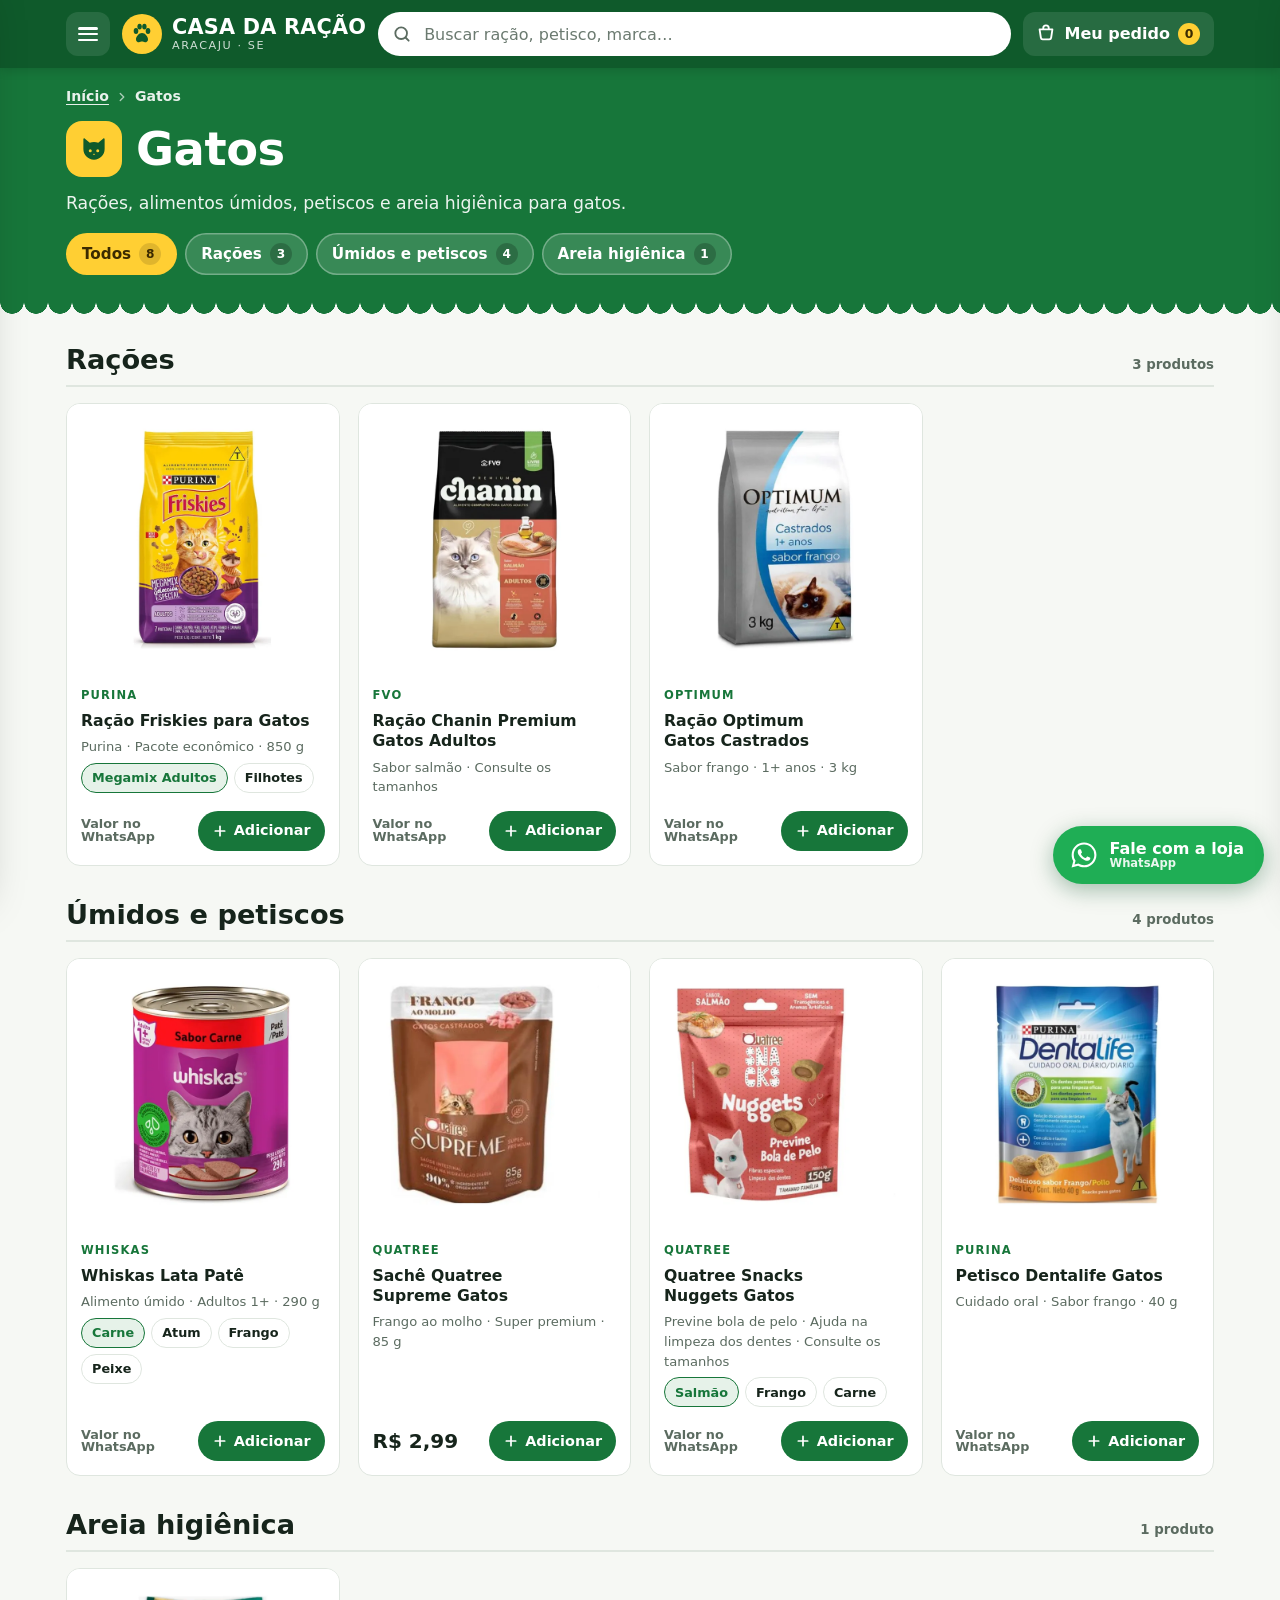
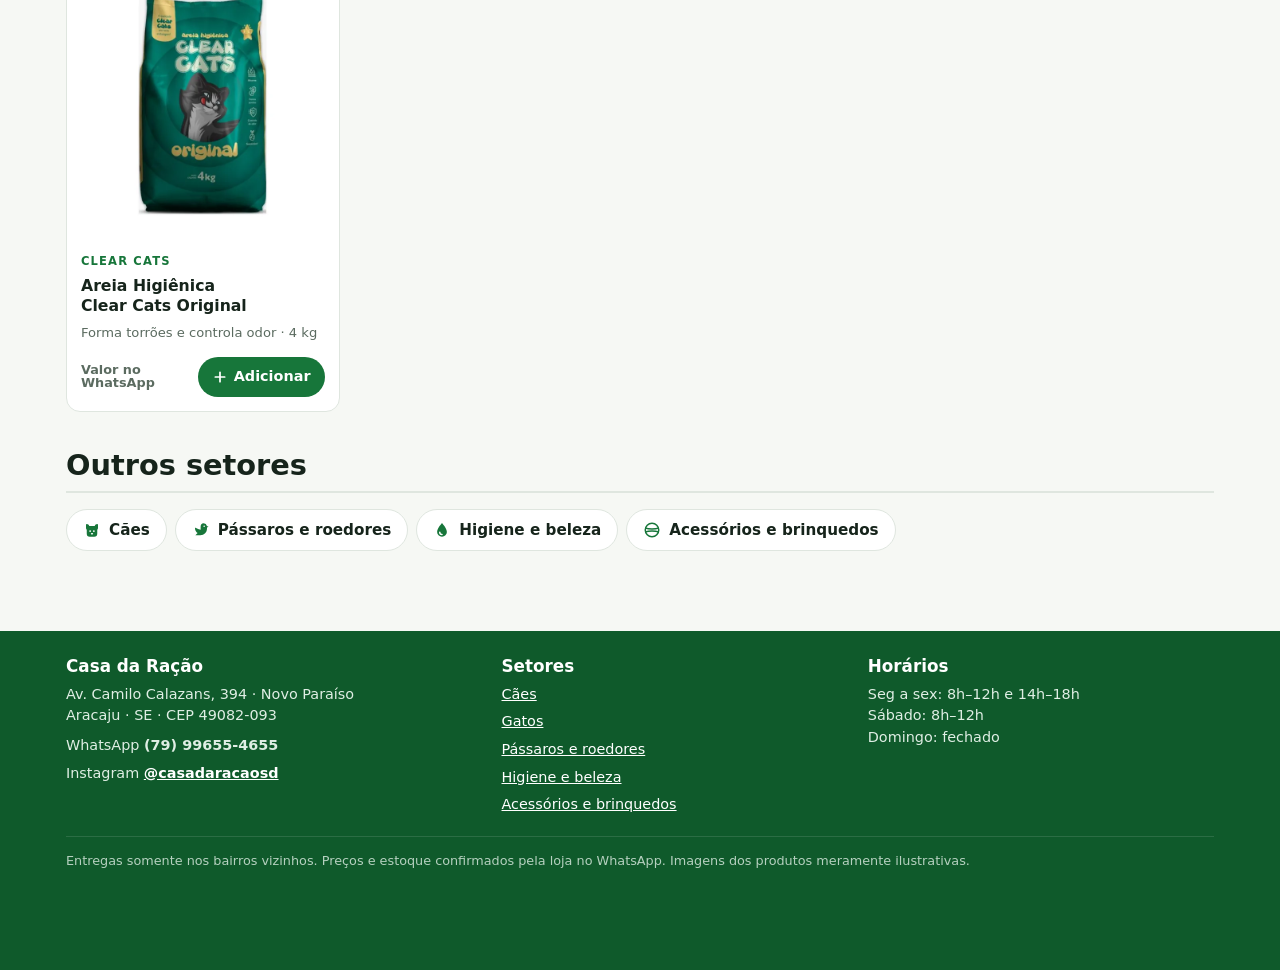
<file: gatos.html>
<!doctype html>
<html lang="pt-BR">
<head>
<meta charset="utf-8">
<meta name="viewport" content="width=device-width, initial-scale=1, viewport-fit=cover">
<meta http-equiv="Content-Security-Policy" content="default-src 'self'; script-src 'self'; style-src 'self' 'unsafe-inline' https://fonts.googleapis.com; font-src https://fonts.gstatic.com; img-src 'self' data: https://unnmstazqkrjcuhvszza.supabase.co; connect-src 'self' https://unnmstazqkrjcuhvszza.supabase.co; object-src 'none'; base-uri 'self'; form-action 'none'; frame-src 'none'; worker-src 'none'; upgrade-insecure-requests">
<meta name="referrer" content="strict-origin-when-cross-origin">
<title>Gatos · Casa da Ração Aracaju</title>
<meta name="description" content="Rações, alimentos úmidos, petiscos e areia higiênica para gatos. Casa da Ração, Aracaju/SE. Peça pelo WhatsApp.">
<meta name="theme-color" content="#0f5a2b">
<link rel="preconnect" href="https://fonts.googleapis.com">
<link rel="preconnect" href="https://fonts.gstatic.com" crossorigin>
<link rel="stylesheet" href="https://fonts.googleapis.com/css2?family=Fredoka:wght@500;600;700&family=Nunito+Sans:opsz,wght@6..12,400;6..12,600;6..12,700;6..12,800&display=swap">
<link rel="stylesheet" href="css/style.css">
</head>
<body data-page="gatos">
<svg width="0" height="0" style="position:absolute" aria-hidden="true">
  <defs>
    <symbol id="i-paw" viewBox="0 0 24 24"><ellipse cx="6" cy="9" rx="2.3" ry="3" fill="currentColor"/><ellipse cx="18" cy="9" rx="2.3" ry="3" fill="currentColor"/><ellipse cx="9.6" cy="4.6" rx="2.2" ry="2.9" fill="currentColor"/><ellipse cx="14.4" cy="4.6" rx="2.2" ry="2.9" fill="currentColor"/><path d="M12 11c-3.2 0-6 3.6-6 6.4 0 1.9 1.4 2.8 3 2.8 1.2 0 2-.6 3-.6s1.8.6 3 .6c1.6 0 3-.9 3-2.8 0-2.8-2.8-6.4-6-6.4z" fill="currentColor"/></symbol>
    <symbol id="i-wa" viewBox="0 0 24 24"><path fill="currentColor" d="M19.05 4.91A9.82 9.82 0 0 0 12.04 2C6.58 2 2.13 6.45 2.13 11.91c0 1.75.46 3.45 1.32 4.95L2.05 22l5.25-1.38c1.45.79 3.08 1.21 4.74 1.21 5.46 0 9.91-4.45 9.91-9.91 0-2.65-1.03-5.14-2.9-7.01zm-7.01 15.24c-1.48 0-2.93-.4-4.2-1.15l-.3-.18-3.12.82.83-3.04-.2-.31a8.26 8.26 0 0 1-1.26-4.38c0-4.54 3.7-8.24 8.24-8.24 2.2 0 4.27.86 5.82 2.42a8.18 8.18 0 0 1 2.41 5.83c.02 4.54-3.68 8.23-8.22 8.23zm4.52-6.16c-.25-.12-1.47-.72-1.69-.81-.23-.08-.39-.12-.56.12-.17.25-.64.81-.78.97-.14.17-.29.19-.54.06-.25-.12-1.05-.39-1.99-1.23-.74-.66-1.23-1.47-1.38-1.72-.14-.25-.02-.38.11-.51.11-.11.25-.29.37-.43s.17-.25.25-.41.04-.31-.02-.43-.56-1.34-.76-1.84c-.2-.48-.41-.42-.56-.43h-.48c-.17 0-.43.06-.66.31-.22.25-.86.85-.86 2.07s.89 2.4 1.01 2.56c.12.17 1.75 2.67 4.23 3.74.59.26 1.05.41 1.41.52.59.19 1.13.16 1.56.1.48-.07 1.47-.6 1.67-1.18.21-.58.21-1.07.14-1.18s-.22-.17-.47-.29z"/></symbol>
    <symbol id="i-cart" viewBox="0 0 24 24"><path fill="none" stroke="currentColor" stroke-width="2" stroke-linecap="round" stroke-linejoin="round" d="M5 7h14l-1.4 9.1a2 2 0 0 1-2 1.7H8.4a2 2 0 0 1-2-1.7zM9 7V5.5a3 3 0 0 1 6 0V7"/></symbol>
    <symbol id="i-search" viewBox="0 0 24 24"><circle cx="11" cy="11" r="7" fill="none" stroke="currentColor" stroke-width="2.2"/><path d="m20 20-3.5-3.5" stroke="currentColor" stroke-width="2.2" stroke-linecap="round"/></symbol>
    <symbol id="i-x" viewBox="0 0 24 24"><path d="M6 6l12 12M18 6 6 18" stroke="currentColor" stroke-width="2.4" stroke-linecap="round"/></symbol>
    <symbol id="i-chev" viewBox="0 0 24 24"><path d="m9 6 6 6-6 6" fill="none" stroke="currentColor" stroke-width="2.4" stroke-linecap="round" stroke-linejoin="round"/></symbol>
    <symbol id="i-plus" viewBox="0 0 24 24"><path d="M12 5v14M5 12h14" stroke="currentColor" stroke-width="2.6" stroke-linecap="round"/></symbol>
    <symbol id="i-truck" viewBox="0 0 24 24"><path fill="none" stroke="currentColor" stroke-width="2" stroke-linejoin="round" d="M3 6h11v9H3zM14 9h4l3 3v3h-7z"/><circle cx="7" cy="17.5" r="1.8" fill="currentColor"/><circle cx="17" cy="17.5" r="1.8" fill="currentColor"/></symbol>
    <symbol id="i-clock" viewBox="0 0 24 24"><circle cx="12" cy="12" r="9" fill="none" stroke="currentColor" stroke-width="2"/><path d="M12 7v5l3 2" fill="none" stroke="currentColor" stroke-width="2" stroke-linecap="round"/></symbol>
    <symbol id="i-pin" viewBox="0 0 24 24"><path fill="none" stroke="currentColor" stroke-width="2" d="M12 21s-7-6.2-7-11.5a7 7 0 0 1 14 0C19 14.8 12 21 12 21z"/><circle cx="12" cy="9.5" r="2.5" fill="currentColor"/></symbol>
    <symbol id="i-box" viewBox="0 0 24 24"><path fill="none" stroke="currentColor" stroke-width="2" stroke-linejoin="round" d="M3 7.5 12 3l9 4.5v9L12 21l-9-4.5zM3 7.5l9 4.5 9-4.5M12 12v9"/></symbol>
    <symbol id="i-dog" viewBox="0 0 24 24"><path fill="currentColor" d="M5 4c1.6 0 3 1.2 3.4 2.7h7.2C16 5.2 17.4 4 19 4c.6 0 1 .4 1 1v4.2c0 .9-.4 1.7-1 2.3V17a4 4 0 0 1-4 4H9a4 4 0 0 1-4-4v-5.5c-.6-.6-1-1.4-1-2.3V5c0-.6.4-1 1-1zm4.5 8.2a1.2 1.2 0 1 0 0 2.4 1.2 1.2 0 0 0 0-2.4zm5 0a1.2 1.2 0 1 0 0 2.4 1.2 1.2 0 0 0 0-2.4zM12 16c-.8 0-1.5.4-1.5.9s.7 1.1 1.5 1.1 1.5-.6 1.5-1.1-.7-.9-1.5-.9z"/></symbol>
    <symbol id="i-cat" viewBox="0 0 24 24"><path fill="currentColor" d="M4.5 3.5 8.6 7a9 9 0 0 1 6.8 0l4.1-3.5c.4-.3 1 0 1 .5V12c0 4.7-3.8 8.5-8.5 8.5S3.5 16.7 3.5 12V4c0-.5.6-.8 1-.5zM9 12.2a1.2 1.2 0 1 0 0 2.4 1.2 1.2 0 0 0 0-2.4zm6 0a1.2 1.2 0 1 0 0 2.4 1.2 1.2 0 0 0 0-2.4zM12 15.6l-1 1h2z"/></symbol>
    <symbol id="i-bird" viewBox="0 0 24 24"><path fill="currentColor" d="M15.5 3a4.5 4.5 0 0 1 4.4 3.5L22 7.5l-2 1.1V10c0 5-3.6 9-9 9H4.5l3-3C5.4 14.6 4 12.2 4 9.5c0-.4.4-.6.7-.4 2.2 1.4 4.6 2.2 6.8 2.4V7.5A4.5 4.5 0 0 1 15.5 3zm.7 3a1 1 0 1 0 0 2 1 1 0 0 0 0-2z"/></symbol>
    <symbol id="i-drop" viewBox="0 0 24 24"><path fill="currentColor" d="M12 2.8s6.5 7.2 6.5 11.7a6.5 6.5 0 0 1-13 0C5.5 10 12 2.8 12 2.8zM9 14a1 1 0 0 0-1 1 4 4 0 0 0 4 4 1 1 0 0 0 0-2 2 2 0 0 1-2-2 1 1 0 0 0-1-1z"/></symbol>
    <symbol id="i-ball" viewBox="0 0 24 24"><circle cx="12" cy="12" r="9" fill="none" stroke="currentColor" stroke-width="2"/><path d="M3.5 9.5c4 1.5 13 1.5 17 0M3.5 14.5c4-1.5 13-1.5 17 0" fill="none" stroke="currentColor" stroke-width="2"/></symbol>
    <symbol id="i-home" viewBox="0 0 24 24"><path fill="none" stroke="currentColor" stroke-width="2" stroke-linejoin="round" d="M4 11 12 4l8 7v9h-5v-6H9v6H4z"/></symbol>
    <symbol id="i-tag" viewBox="0 0 24 24"><path fill="none" stroke="currentColor" stroke-width="2" stroke-linejoin="round" d="M3 12V4h8l10 10-8 8z"/><circle cx="7.5" cy="8.5" r="1.5" fill="currentColor"/></symbol>
    <symbol id="i-alert" viewBox="0 0 24 24"><circle cx="12" cy="12" r="9" fill="none" stroke="currentColor" stroke-width="2"/><path d="M12 7.5v5.5M12 16.5v.2" stroke="currentColor" stroke-width="2.4" stroke-linecap="round"/></symbol>
  </defs>
</svg>

<header class="top">
  <div class="wrap">
    <button class="iconbtn menu-btn" id="menuBtn" aria-label="Abrir menu de setores" aria-controls="nav" aria-expanded="false"><span class="bars" aria-hidden="true"><i></i><i></i><i></i></span></button>
    <a class="logo" href="index.html" aria-label="Casa da Ração, página inicial">
      <span class="logo-badge"><svg width="24" height="24"><use href="#i-paw"/></svg></span>
      <span class="logo-txt"><b>Casa da Ração</b><small>Aracaju · SE</small></span>
    </a>
    <form class="search" id="searchForm" role="search">
      <label class="sr" for="q">Buscar produtos</label>
      <svg class="s-ico" width="20" height="20" aria-hidden="true"><use href="#i-search"/></svg>
      <input id="q" type="search" placeholder="Buscar ração, petisco, marca…" autocomplete="off" enterkeyhint="search">
      <button type="button" class="s-clear" id="qClear" aria-label="Limpar busca" hidden><svg width="18" height="18"><use href="#i-x"/></svg></button>
    </form>
    <button class="iconbtn cart-btn" id="cartBtn" aria-label="Abrir pedido" aria-controls="cart" aria-expanded="false">
      <svg width="22" height="22" aria-hidden="true"><use href="#i-cart"/></svg><span class="lbl">Meu pedido</span><span class="count" id="count">0</span>
    </button>
  </div>
</header>

<div id="pageContent">
<section class="hero sector">
  <div class="wrap">
    <nav class="crumbs" aria-label="Você está em"><a href="index.html">Início</a><svg width="14" height="14" aria-hidden="true"><use href="#i-chev"/></svg><span>Gatos</span></nav>
    <div class="sector-title"><span class="tag"><svg width="30" height="30" aria-hidden="true"><use href="#i-cat"/></svg></span><h1>Gatos</h1></div>
    <p class="lead">Rações, alimentos úmidos, petiscos e areia higiênica para gatos.</p>
    <div class="niches" id="niches" role="group" aria-label="Filtrar por tipo"></div>
  </div>
</section>

<main class="wrap">
  <div id="vitrine"></div>
  <div class="section-head"><h2>Outros setores</h2></div>
  <div class="others" id="others"></div>
</main>
</div>

<main class="wrap" id="results" hidden aria-live="polite">
  <div class="results-head"><h2 id="resultsTitle">Resultados</h2><button class="linkbtn" id="backPage" type="button">Voltar para a página</button></div>
  <div class="grid" id="resultsGrid" style="margin-top:14px"></div>
  <div class="empty" id="noResults" hidden>
    <h3>Não encontramos esse produto no site</h3>
    <p>A loja tem muito mais coisa nas prateleiras. Pergunte direto pelo WhatsApp.</p>
    <a class="btn btn-wa" id="askWa" href="#" target="_blank" rel="noopener"><svg width="20" height="20" aria-hidden="true"><use href="#i-wa"/></svg>Perguntar no WhatsApp</a>
  </div>
</main>

<footer>
  <div class="wrap">
    <div>
      <h2>Casa da Ração</h2>
      <p>Av. Camilo Calazans, 394 · Novo Paraíso<br>Aracaju · SE · CEP 49082-093</p>
      <p style="margin-top:8px">WhatsApp <b style="user-select:all">(79) 99655-4655</b></p>
      <p style="margin-top:6px">Instagram <a href="https://www.instagram.com/casadaracaosd/" target="_blank" rel="noopener"><b>@casadaracaosd</b></a></p>
    </div>
    <div>
      <h2>Setores</h2>
      <ul><li><a href="caes.html">Cães</a></li><li><a href="gatos.html">Gatos</a></li><li><a href="passaros-e-roedores.html">Pássaros e roedores</a></li><li><a href="higiene-e-beleza.html">Higiene e beleza</a></li><li><a href="acessorios.html">Acessórios e brinquedos</a></li></ul>
    </div>
    <div>
      <h2>Horários</h2>
      <p>Seg a sex: 8h–12h e 14h–18h<br>Sábado: 8h–12h<br>Domingo: fechado</p>
    </div>
    <p class="fine">Entregas somente nos bairros vizinhos. Preços e estoque confirmados pela loja no WhatsApp. Imagens dos produtos meramente ilustrativas.</p>
  </div>
</footer>

<a class="fab" id="fab" href="https://wa.me/5579996554655" target="_blank" rel="noopener" aria-label="Falar com a loja no WhatsApp">
  <svg width="30" height="30" aria-hidden="true"><use href="#i-wa"/></svg>
  <span class="fl">Fale com a loja<small>WhatsApp</small></span>
</a>

<div class="scrim" id="scrim"></div>

<aside class="drawer left" id="nav" aria-label="Setores e produtos" aria-hidden="true" inert>
  <div class="d-head"><h2>Setores</h2><button class="iconbtn" id="navClose" aria-label="Fechar menu"><svg width="20" height="20"><use href="#i-x"/></svg></button></div>
  <div class="d-body" id="navBody"></div>
</aside>

<aside class="drawer right" id="cart" aria-label="Meu pedido" aria-hidden="true" inert>
  <div class="d-head"><h2>Meu pedido</h2><button class="iconbtn" id="cartClose" aria-label="Fechar pedido"><svg width="20" height="20"><use href="#i-x"/></svg></button></div>
  <div class="d-body">
    <div id="cartItems"></div>
    <form class="form" id="orderForm" hidden>
      <div class="field"><label for="f-nome">Seu nome</label><input id="f-nome" autocomplete="name" placeholder="Ex.: Maria"></div>
      <fieldset class="field"><legend>Como quer receber?</legend>
        <div class="seg">
          <input type="radio" name="rec" id="rec-ent" value="Entrega" checked><label for="rec-ent">Entrega</label>
          <input type="radio" name="rec" id="rec-ret" value="Retirada"><label for="rec-ret">Retirar na loja</label>
        </div>
      </fieldset>
      <div class="field" id="addrField"><label for="f-end">Endereço de entrega</label><textarea id="f-end" autocomplete="street-address" placeholder="Rua, número e bairro"></textarea></div>
      <div class="field"><label for="f-pag">Pagamento</label>
        <select id="f-pag"><option>Pix</option><option>Dinheiro</option><option>Cartão de débito</option><option>Cartão de crédito</option></select>
      </div>
      <div class="field" id="trocoField" hidden><label for="f-troco">Troco para quanto?</label><input id="f-troco" inputmode="decimal" placeholder="Ex.: 50"></div>
      <div class="field"><label for="f-obs">Observação</label><input id="f-obs" placeholder="Ex.: tocar a campainha"></div>
    </form>
  </div>
  <div class="c-foot" id="cartFoot" hidden>
    <div class="tot"><div><span>Total parcial</span><small id="totNote"></small></div><b id="total">R$ 0,00</b></div>
    <a class="btn btn-wa" id="sendBtn" href="#" target="_blank" rel="noopener"><svg width="22" height="22" aria-hidden="true"><use href="#i-wa"/></svg>Enviar pedido no WhatsApp</a>
    <p class="hint">A mensagem abre pronta no WhatsApp da loja. É só tocar em enviar.</p>
  </div>
</aside>

<div class="toast" id="toast" role="status"></div>

<script src="js/config.js"></script>
<script src="js/app.js"></script>
</body>
</html>
</file>
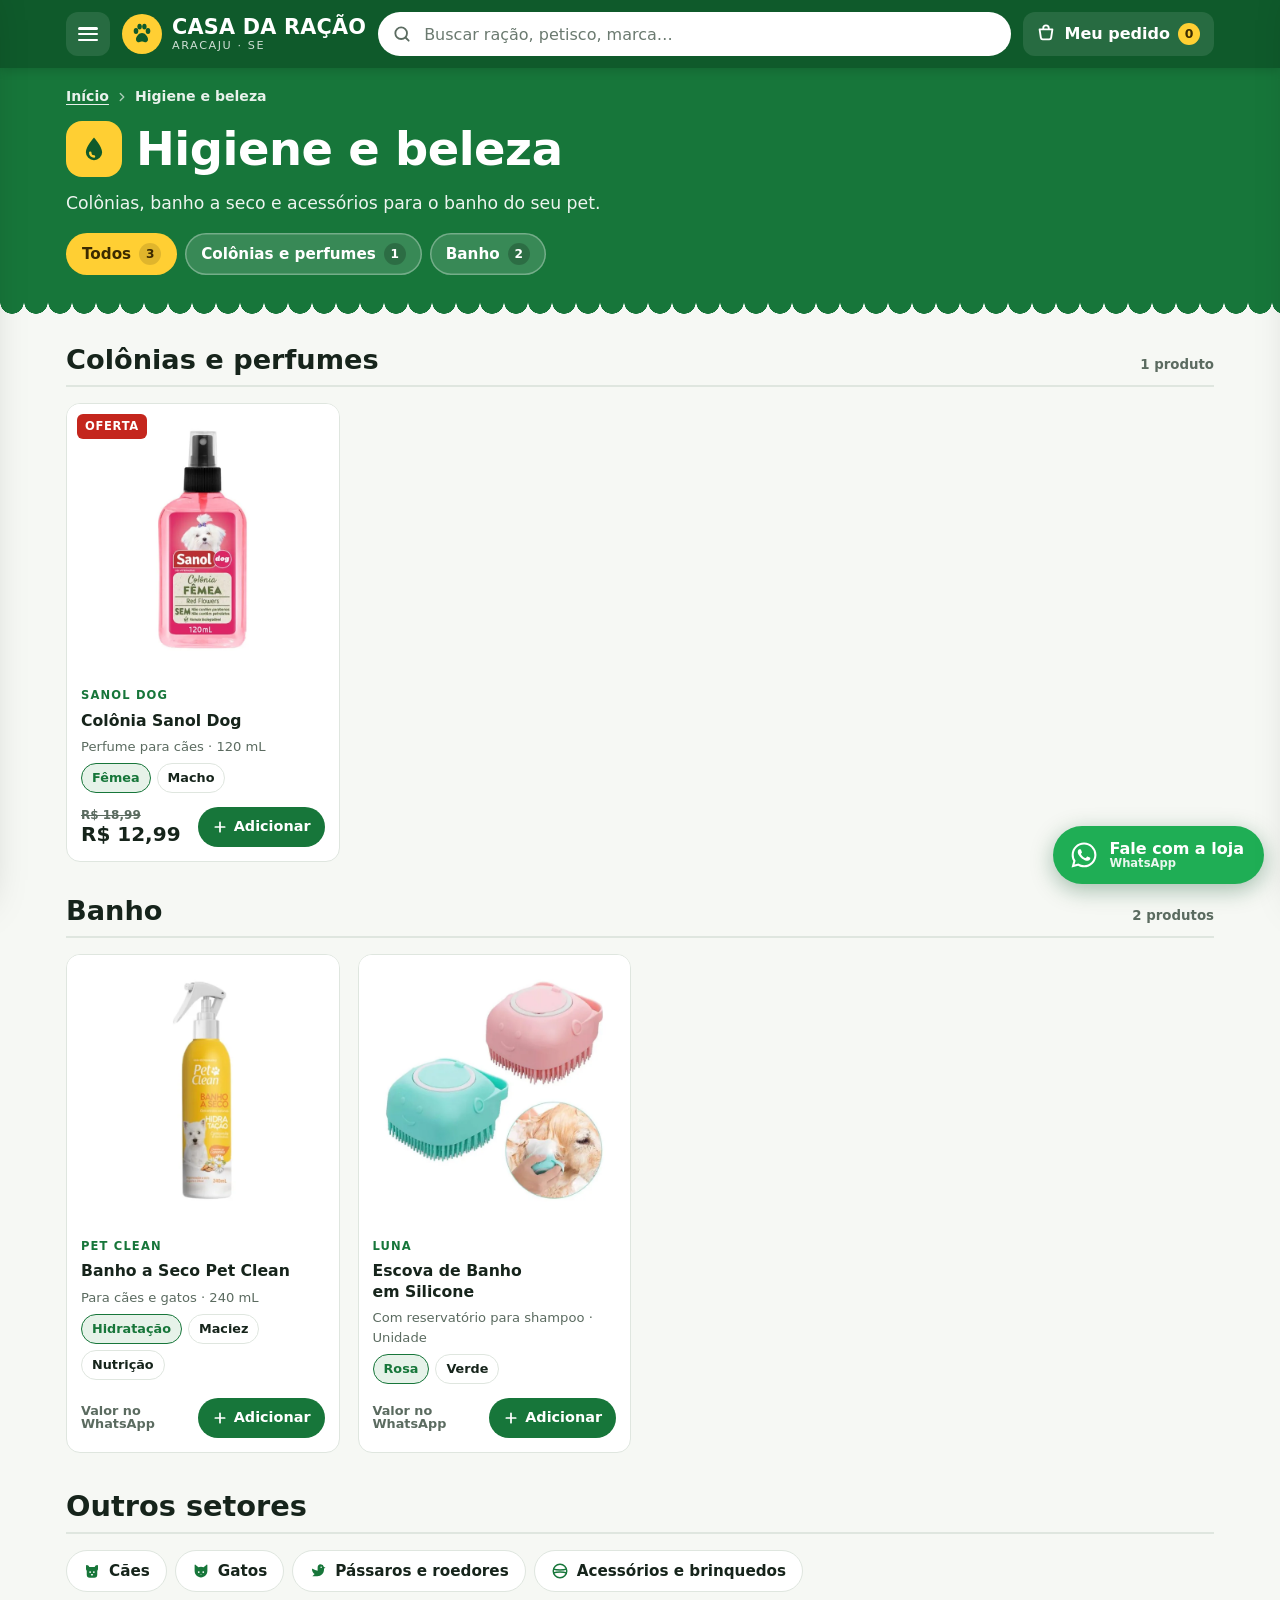
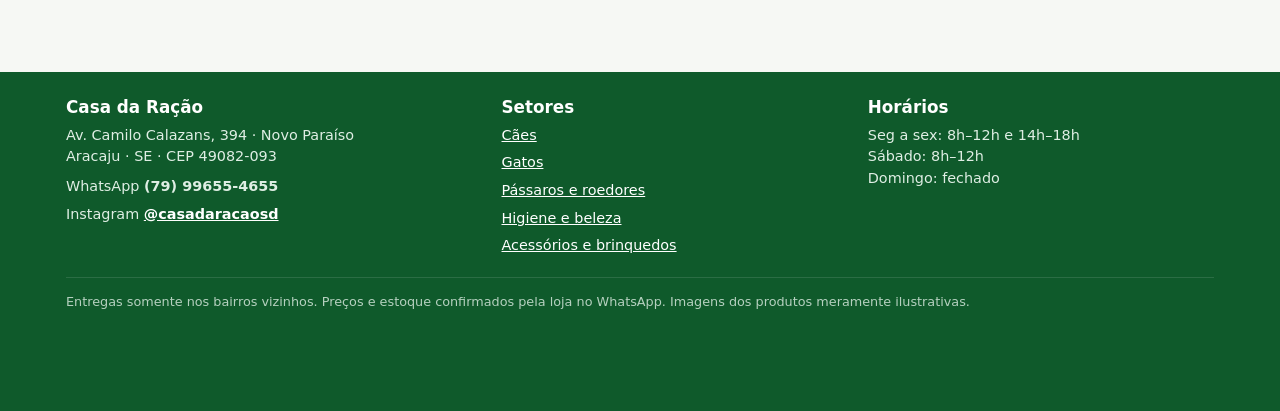
<file: higiene-e-beleza.html>
<!doctype html>
<html lang="pt-BR">
<head>
<meta charset="utf-8">
<meta name="viewport" content="width=device-width, initial-scale=1, viewport-fit=cover">
<meta http-equiv="Content-Security-Policy" content="default-src 'self'; script-src 'self'; style-src 'self' 'unsafe-inline' https://fonts.googleapis.com; font-src https://fonts.gstatic.com; img-src 'self' data: https://unnmstazqkrjcuhvszza.supabase.co; connect-src 'self' https://unnmstazqkrjcuhvszza.supabase.co; object-src 'none'; base-uri 'self'; form-action 'none'; frame-src 'none'; worker-src 'none'; upgrade-insecure-requests">
<meta name="referrer" content="strict-origin-when-cross-origin">
<title>Higiene e beleza · Casa da Ração Aracaju</title>
<meta name="description" content="Colônias, banho a seco e acessórios para o banho do seu pet. Casa da Ração, Aracaju/SE. Peça pelo WhatsApp.">
<meta name="theme-color" content="#0f5a2b">
<link rel="preconnect" href="https://fonts.googleapis.com">
<link rel="preconnect" href="https://fonts.gstatic.com" crossorigin>
<link rel="stylesheet" href="https://fonts.googleapis.com/css2?family=Fredoka:wght@500;600;700&family=Nunito+Sans:opsz,wght@6..12,400;6..12,600;6..12,700;6..12,800&display=swap">
<link rel="stylesheet" href="css/style.css">
</head>
<body data-page="higiene">
<svg width="0" height="0" style="position:absolute" aria-hidden="true">
  <defs>
    <symbol id="i-paw" viewBox="0 0 24 24"><ellipse cx="6" cy="9" rx="2.3" ry="3" fill="currentColor"/><ellipse cx="18" cy="9" rx="2.3" ry="3" fill="currentColor"/><ellipse cx="9.6" cy="4.6" rx="2.2" ry="2.9" fill="currentColor"/><ellipse cx="14.4" cy="4.6" rx="2.2" ry="2.9" fill="currentColor"/><path d="M12 11c-3.2 0-6 3.6-6 6.4 0 1.9 1.4 2.8 3 2.8 1.2 0 2-.6 3-.6s1.8.6 3 .6c1.6 0 3-.9 3-2.8 0-2.8-2.8-6.4-6-6.4z" fill="currentColor"/></symbol>
    <symbol id="i-wa" viewBox="0 0 24 24"><path fill="currentColor" d="M19.05 4.91A9.82 9.82 0 0 0 12.04 2C6.58 2 2.13 6.45 2.13 11.91c0 1.75.46 3.45 1.32 4.95L2.05 22l5.25-1.38c1.45.79 3.08 1.21 4.74 1.21 5.46 0 9.91-4.45 9.91-9.91 0-2.65-1.03-5.14-2.9-7.01zm-7.01 15.24c-1.48 0-2.93-.4-4.2-1.15l-.3-.18-3.12.82.83-3.04-.2-.31a8.26 8.26 0 0 1-1.26-4.38c0-4.54 3.7-8.24 8.24-8.24 2.2 0 4.27.86 5.82 2.42a8.18 8.18 0 0 1 2.41 5.83c.02 4.54-3.68 8.23-8.22 8.23zm4.52-6.16c-.25-.12-1.47-.72-1.69-.81-.23-.08-.39-.12-.56.12-.17.25-.64.81-.78.97-.14.17-.29.19-.54.06-.25-.12-1.05-.39-1.99-1.23-.74-.66-1.23-1.47-1.38-1.72-.14-.25-.02-.38.11-.51.11-.11.25-.29.37-.43s.17-.25.25-.41.04-.31-.02-.43-.56-1.34-.76-1.84c-.2-.48-.41-.42-.56-.43h-.48c-.17 0-.43.06-.66.31-.22.25-.86.85-.86 2.07s.89 2.4 1.01 2.56c.12.17 1.75 2.67 4.23 3.74.59.26 1.05.41 1.41.52.59.19 1.13.16 1.56.1.48-.07 1.47-.6 1.67-1.18.21-.58.21-1.07.14-1.18s-.22-.17-.47-.29z"/></symbol>
    <symbol id="i-cart" viewBox="0 0 24 24"><path fill="none" stroke="currentColor" stroke-width="2" stroke-linecap="round" stroke-linejoin="round" d="M5 7h14l-1.4 9.1a2 2 0 0 1-2 1.7H8.4a2 2 0 0 1-2-1.7zM9 7V5.5a3 3 0 0 1 6 0V7"/></symbol>
    <symbol id="i-search" viewBox="0 0 24 24"><circle cx="11" cy="11" r="7" fill="none" stroke="currentColor" stroke-width="2.2"/><path d="m20 20-3.5-3.5" stroke="currentColor" stroke-width="2.2" stroke-linecap="round"/></symbol>
    <symbol id="i-x" viewBox="0 0 24 24"><path d="M6 6l12 12M18 6 6 18" stroke="currentColor" stroke-width="2.4" stroke-linecap="round"/></symbol>
    <symbol id="i-chev" viewBox="0 0 24 24"><path d="m9 6 6 6-6 6" fill="none" stroke="currentColor" stroke-width="2.4" stroke-linecap="round" stroke-linejoin="round"/></symbol>
    <symbol id="i-plus" viewBox="0 0 24 24"><path d="M12 5v14M5 12h14" stroke="currentColor" stroke-width="2.6" stroke-linecap="round"/></symbol>
    <symbol id="i-truck" viewBox="0 0 24 24"><path fill="none" stroke="currentColor" stroke-width="2" stroke-linejoin="round" d="M3 6h11v9H3zM14 9h4l3 3v3h-7z"/><circle cx="7" cy="17.5" r="1.8" fill="currentColor"/><circle cx="17" cy="17.5" r="1.8" fill="currentColor"/></symbol>
    <symbol id="i-clock" viewBox="0 0 24 24"><circle cx="12" cy="12" r="9" fill="none" stroke="currentColor" stroke-width="2"/><path d="M12 7v5l3 2" fill="none" stroke="currentColor" stroke-width="2" stroke-linecap="round"/></symbol>
    <symbol id="i-pin" viewBox="0 0 24 24"><path fill="none" stroke="currentColor" stroke-width="2" d="M12 21s-7-6.2-7-11.5a7 7 0 0 1 14 0C19 14.8 12 21 12 21z"/><circle cx="12" cy="9.5" r="2.5" fill="currentColor"/></symbol>
    <symbol id="i-box" viewBox="0 0 24 24"><path fill="none" stroke="currentColor" stroke-width="2" stroke-linejoin="round" d="M3 7.5 12 3l9 4.5v9L12 21l-9-4.5zM3 7.5l9 4.5 9-4.5M12 12v9"/></symbol>
    <symbol id="i-dog" viewBox="0 0 24 24"><path fill="currentColor" d="M5 4c1.6 0 3 1.2 3.4 2.7h7.2C16 5.2 17.4 4 19 4c.6 0 1 .4 1 1v4.2c0 .9-.4 1.7-1 2.3V17a4 4 0 0 1-4 4H9a4 4 0 0 1-4-4v-5.5c-.6-.6-1-1.4-1-2.3V5c0-.6.4-1 1-1zm4.5 8.2a1.2 1.2 0 1 0 0 2.4 1.2 1.2 0 0 0 0-2.4zm5 0a1.2 1.2 0 1 0 0 2.4 1.2 1.2 0 0 0 0-2.4zM12 16c-.8 0-1.5.4-1.5.9s.7 1.1 1.5 1.1 1.5-.6 1.5-1.1-.7-.9-1.5-.9z"/></symbol>
    <symbol id="i-cat" viewBox="0 0 24 24"><path fill="currentColor" d="M4.5 3.5 8.6 7a9 9 0 0 1 6.8 0l4.1-3.5c.4-.3 1 0 1 .5V12c0 4.7-3.8 8.5-8.5 8.5S3.5 16.7 3.5 12V4c0-.5.6-.8 1-.5zM9 12.2a1.2 1.2 0 1 0 0 2.4 1.2 1.2 0 0 0 0-2.4zm6 0a1.2 1.2 0 1 0 0 2.4 1.2 1.2 0 0 0 0-2.4zM12 15.6l-1 1h2z"/></symbol>
    <symbol id="i-bird" viewBox="0 0 24 24"><path fill="currentColor" d="M15.5 3a4.5 4.5 0 0 1 4.4 3.5L22 7.5l-2 1.1V10c0 5-3.6 9-9 9H4.5l3-3C5.4 14.6 4 12.2 4 9.5c0-.4.4-.6.7-.4 2.2 1.4 4.6 2.2 6.8 2.4V7.5A4.5 4.5 0 0 1 15.5 3zm.7 3a1 1 0 1 0 0 2 1 1 0 0 0 0-2z"/></symbol>
    <symbol id="i-drop" viewBox="0 0 24 24"><path fill="currentColor" d="M12 2.8s6.5 7.2 6.5 11.7a6.5 6.5 0 0 1-13 0C5.5 10 12 2.8 12 2.8zM9 14a1 1 0 0 0-1 1 4 4 0 0 0 4 4 1 1 0 0 0 0-2 2 2 0 0 1-2-2 1 1 0 0 0-1-1z"/></symbol>
    <symbol id="i-ball" viewBox="0 0 24 24"><circle cx="12" cy="12" r="9" fill="none" stroke="currentColor" stroke-width="2"/><path d="M3.5 9.5c4 1.5 13 1.5 17 0M3.5 14.5c4-1.5 13-1.5 17 0" fill="none" stroke="currentColor" stroke-width="2"/></symbol>
    <symbol id="i-home" viewBox="0 0 24 24"><path fill="none" stroke="currentColor" stroke-width="2" stroke-linejoin="round" d="M4 11 12 4l8 7v9h-5v-6H9v6H4z"/></symbol>
    <symbol id="i-tag" viewBox="0 0 24 24"><path fill="none" stroke="currentColor" stroke-width="2" stroke-linejoin="round" d="M3 12V4h8l10 10-8 8z"/><circle cx="7.5" cy="8.5" r="1.5" fill="currentColor"/></symbol>
    <symbol id="i-alert" viewBox="0 0 24 24"><circle cx="12" cy="12" r="9" fill="none" stroke="currentColor" stroke-width="2"/><path d="M12 7.5v5.5M12 16.5v.2" stroke="currentColor" stroke-width="2.4" stroke-linecap="round"/></symbol>
  </defs>
</svg>

<header class="top">
  <div class="wrap">
    <button class="iconbtn menu-btn" id="menuBtn" aria-label="Abrir menu de setores" aria-controls="nav" aria-expanded="false"><span class="bars" aria-hidden="true"><i></i><i></i><i></i></span></button>
    <a class="logo" href="index.html" aria-label="Casa da Ração, página inicial">
      <span class="logo-badge"><svg width="24" height="24"><use href="#i-paw"/></svg></span>
      <span class="logo-txt"><b>Casa da Ração</b><small>Aracaju · SE</small></span>
    </a>
    <form class="search" id="searchForm" role="search">
      <label class="sr" for="q">Buscar produtos</label>
      <svg class="s-ico" width="20" height="20" aria-hidden="true"><use href="#i-search"/></svg>
      <input id="q" type="search" placeholder="Buscar ração, petisco, marca…" autocomplete="off" enterkeyhint="search">
      <button type="button" class="s-clear" id="qClear" aria-label="Limpar busca" hidden><svg width="18" height="18"><use href="#i-x"/></svg></button>
    </form>
    <button class="iconbtn cart-btn" id="cartBtn" aria-label="Abrir pedido" aria-controls="cart" aria-expanded="false">
      <svg width="22" height="22" aria-hidden="true"><use href="#i-cart"/></svg><span class="lbl">Meu pedido</span><span class="count" id="count">0</span>
    </button>
  </div>
</header>

<div id="pageContent">
<section class="hero sector">
  <div class="wrap">
    <nav class="crumbs" aria-label="Você está em"><a href="index.html">Início</a><svg width="14" height="14" aria-hidden="true"><use href="#i-chev"/></svg><span>Higiene e beleza</span></nav>
    <div class="sector-title"><span class="tag"><svg width="30" height="30" aria-hidden="true"><use href="#i-drop"/></svg></span><h1>Higiene e beleza</h1></div>
    <p class="lead">Colônias, banho a seco e acessórios para o banho do seu pet.</p>
    <div class="niches" id="niches" role="group" aria-label="Filtrar por tipo"></div>
  </div>
</section>

<main class="wrap">
  <div id="vitrine"></div>
  <div class="section-head"><h2>Outros setores</h2></div>
  <div class="others" id="others"></div>
</main>
</div>

<main class="wrap" id="results" hidden aria-live="polite">
  <div class="results-head"><h2 id="resultsTitle">Resultados</h2><button class="linkbtn" id="backPage" type="button">Voltar para a página</button></div>
  <div class="grid" id="resultsGrid" style="margin-top:14px"></div>
  <div class="empty" id="noResults" hidden>
    <h3>Não encontramos esse produto no site</h3>
    <p>A loja tem muito mais coisa nas prateleiras. Pergunte direto pelo WhatsApp.</p>
    <a class="btn btn-wa" id="askWa" href="#" target="_blank" rel="noopener"><svg width="20" height="20" aria-hidden="true"><use href="#i-wa"/></svg>Perguntar no WhatsApp</a>
  </div>
</main>

<footer>
  <div class="wrap">
    <div>
      <h2>Casa da Ração</h2>
      <p>Av. Camilo Calazans, 394 · Novo Paraíso<br>Aracaju · SE · CEP 49082-093</p>
      <p style="margin-top:8px">WhatsApp <b style="user-select:all">(79) 99655-4655</b></p>
      <p style="margin-top:6px">Instagram <a href="https://www.instagram.com/casadaracaosd/" target="_blank" rel="noopener"><b>@casadaracaosd</b></a></p>
    </div>
    <div>
      <h2>Setores</h2>
      <ul><li><a href="caes.html">Cães</a></li><li><a href="gatos.html">Gatos</a></li><li><a href="passaros-e-roedores.html">Pássaros e roedores</a></li><li><a href="higiene-e-beleza.html">Higiene e beleza</a></li><li><a href="acessorios.html">Acessórios e brinquedos</a></li></ul>
    </div>
    <div>
      <h2>Horários</h2>
      <p>Seg a sex: 8h–12h e 14h–18h<br>Sábado: 8h–12h<br>Domingo: fechado</p>
    </div>
    <p class="fine">Entregas somente nos bairros vizinhos. Preços e estoque confirmados pela loja no WhatsApp. Imagens dos produtos meramente ilustrativas.</p>
  </div>
</footer>

<a class="fab" id="fab" href="https://wa.me/5579996554655" target="_blank" rel="noopener" aria-label="Falar com a loja no WhatsApp">
  <svg width="30" height="30" aria-hidden="true"><use href="#i-wa"/></svg>
  <span class="fl">Fale com a loja<small>WhatsApp</small></span>
</a>

<div class="scrim" id="scrim"></div>

<aside class="drawer left" id="nav" aria-label="Setores e produtos" aria-hidden="true" inert>
  <div class="d-head"><h2>Setores</h2><button class="iconbtn" id="navClose" aria-label="Fechar menu"><svg width="20" height="20"><use href="#i-x"/></svg></button></div>
  <div class="d-body" id="navBody"></div>
</aside>

<aside class="drawer right" id="cart" aria-label="Meu pedido" aria-hidden="true" inert>
  <div class="d-head"><h2>Meu pedido</h2><button class="iconbtn" id="cartClose" aria-label="Fechar pedido"><svg width="20" height="20"><use href="#i-x"/></svg></button></div>
  <div class="d-body">
    <div id="cartItems"></div>
    <form class="form" id="orderForm" hidden>
      <div class="field"><label for="f-nome">Seu nome</label><input id="f-nome" autocomplete="name" placeholder="Ex.: Maria"></div>
      <fieldset class="field"><legend>Como quer receber?</legend>
        <div class="seg">
          <input type="radio" name="rec" id="rec-ent" value="Entrega" checked><label for="rec-ent">Entrega</label>
          <input type="radio" name="rec" id="rec-ret" value="Retirada"><label for="rec-ret">Retirar na loja</label>
        </div>
      </fieldset>
      <div class="field" id="addrField"><label for="f-end">Endereço de entrega</label><textarea id="f-end" autocomplete="street-address" placeholder="Rua, número e bairro"></textarea></div>
      <div class="field"><label for="f-pag">Pagamento</label>
        <select id="f-pag"><option>Pix</option><option>Dinheiro</option><option>Cartão de débito</option><option>Cartão de crédito</option></select>
      </div>
      <div class="field" id="trocoField" hidden><label for="f-troco">Troco para quanto?</label><input id="f-troco" inputmode="decimal" placeholder="Ex.: 50"></div>
      <div class="field"><label for="f-obs">Observação</label><input id="f-obs" placeholder="Ex.: tocar a campainha"></div>
    </form>
  </div>
  <div class="c-foot" id="cartFoot" hidden>
    <div class="tot"><div><span>Total parcial</span><small id="totNote"></small></div><b id="total">R$ 0,00</b></div>
    <a class="btn btn-wa" id="sendBtn" href="#" target="_blank" rel="noopener"><svg width="22" height="22" aria-hidden="true"><use href="#i-wa"/></svg>Enviar pedido no WhatsApp</a>
    <p class="hint">A mensagem abre pronta no WhatsApp da loja. É só tocar em enviar.</p>
  </div>
</aside>

<div class="toast" id="toast" role="status"></div>

<script src="js/config.js"></script>
<script src="js/app.js"></script>
</body>
</html>
</file>
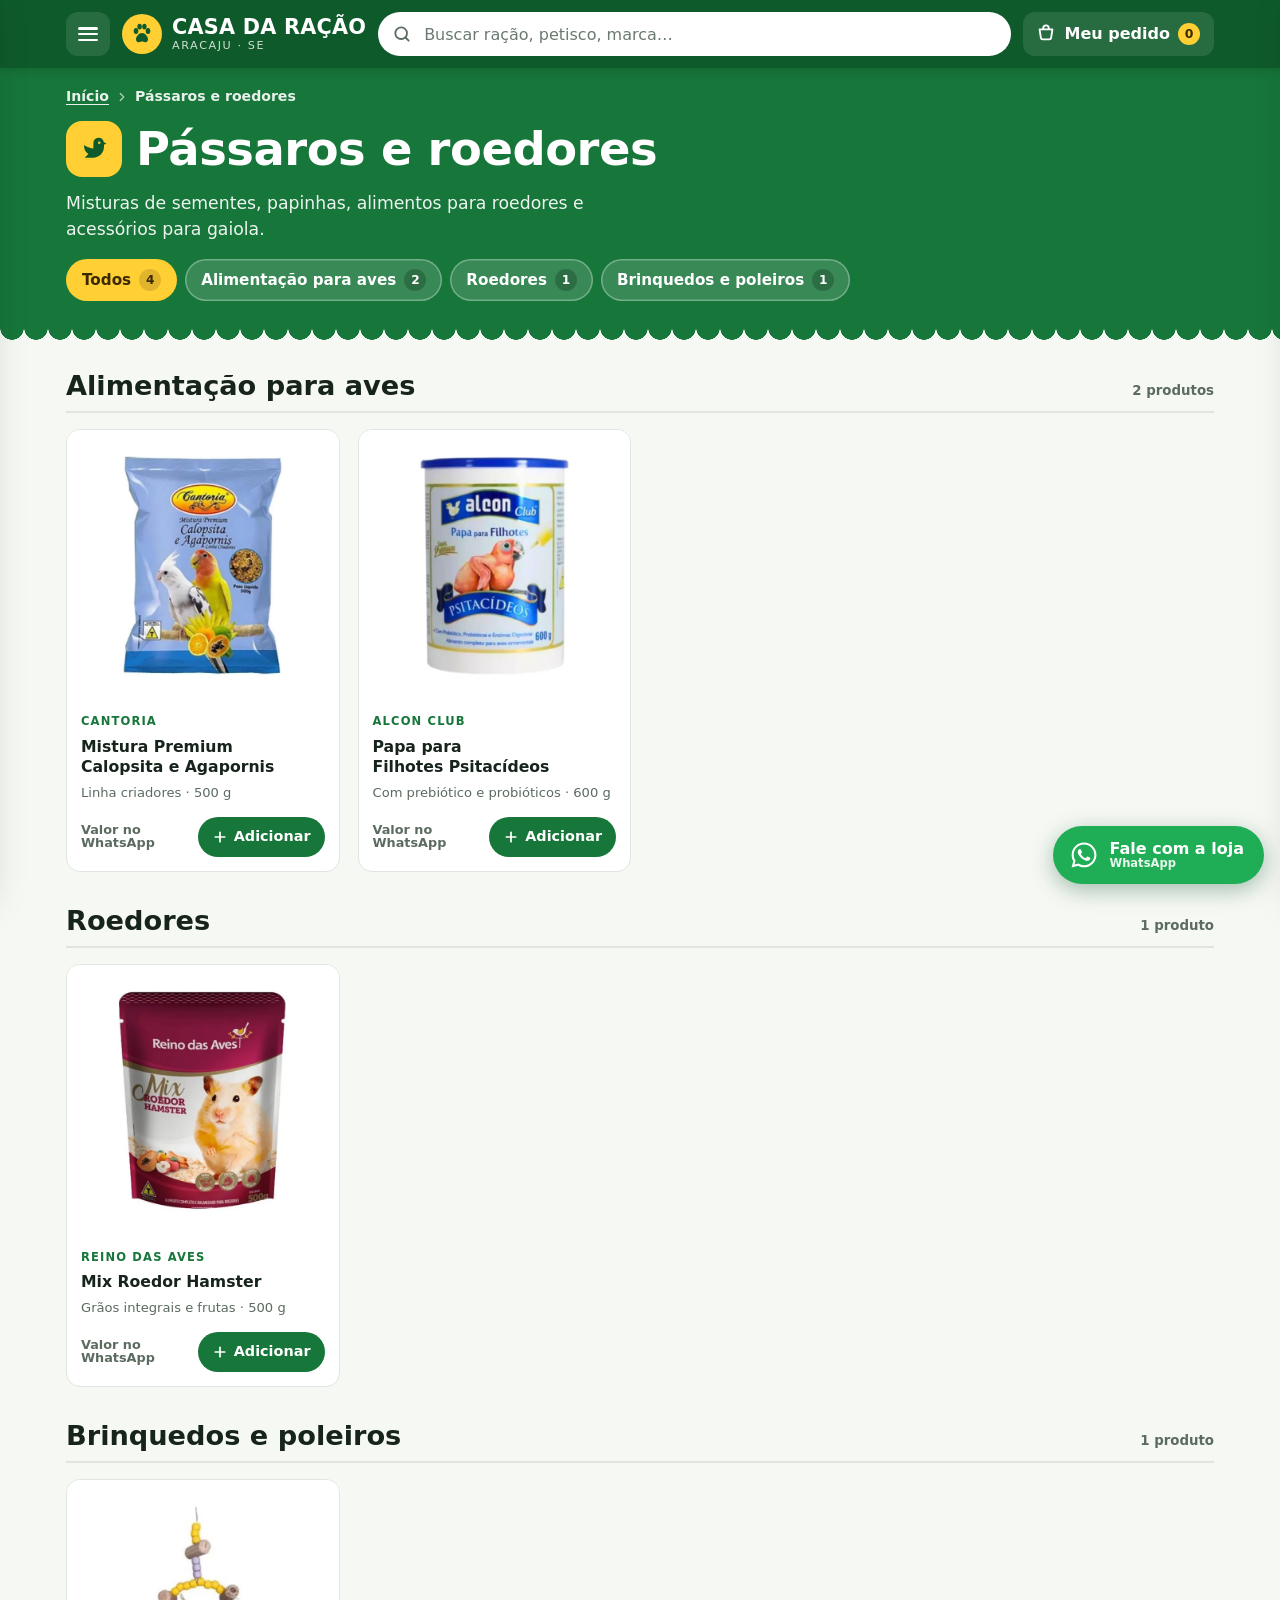
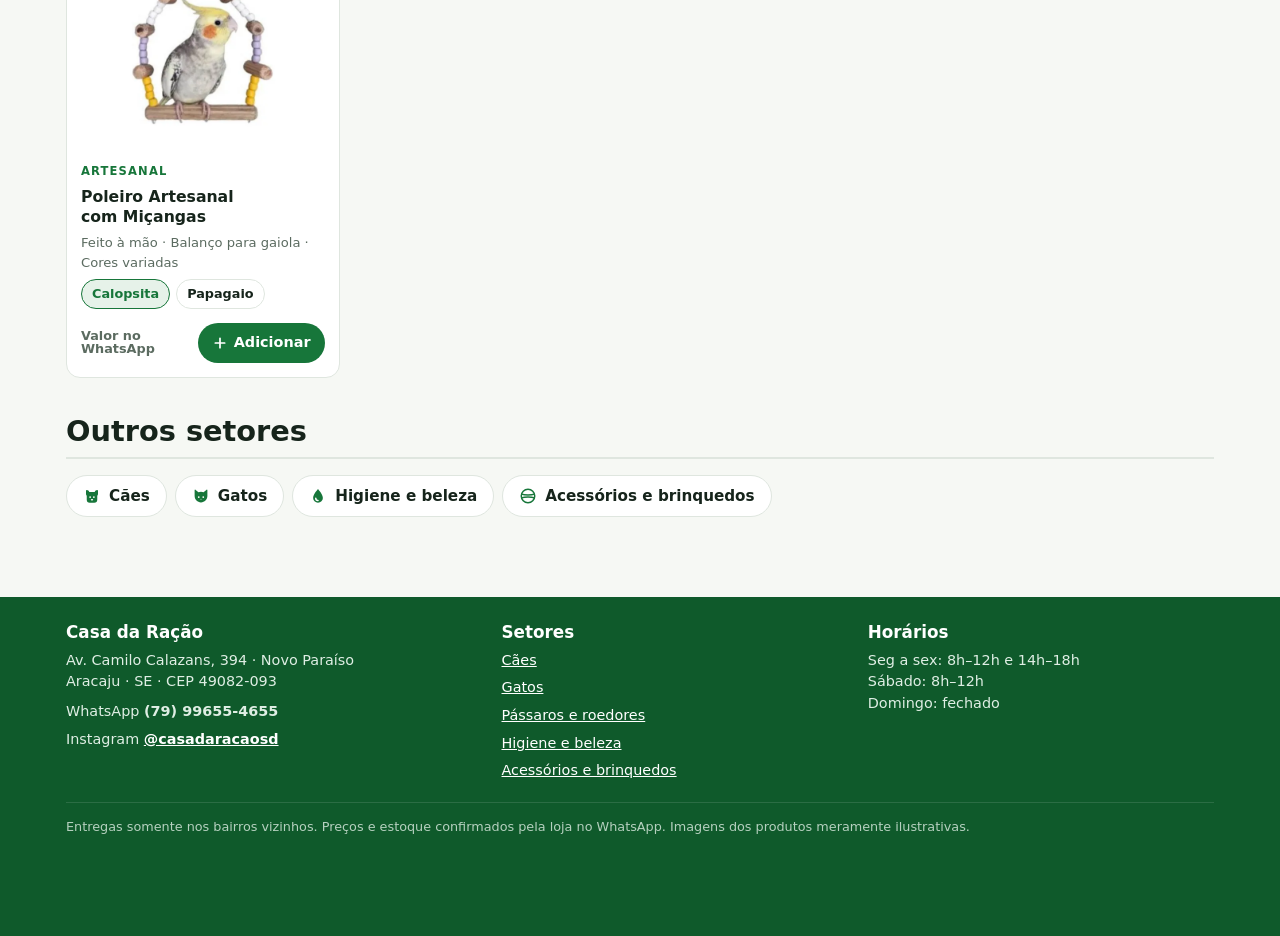
<file: passaros-e-roedores.html>
<!doctype html>
<html lang="pt-BR">
<head>
<meta charset="utf-8">
<meta name="viewport" content="width=device-width, initial-scale=1, viewport-fit=cover">
<meta http-equiv="Content-Security-Policy" content="default-src 'self'; script-src 'self'; style-src 'self' 'unsafe-inline' https://fonts.googleapis.com; font-src https://fonts.gstatic.com; img-src 'self' data: https://unnmstazqkrjcuhvszza.supabase.co; connect-src 'self' https://unnmstazqkrjcuhvszza.supabase.co; object-src 'none'; base-uri 'self'; form-action 'none'; frame-src 'none'; worker-src 'none'; upgrade-insecure-requests">
<meta name="referrer" content="strict-origin-when-cross-origin">
<title>Pássaros e roedores · Casa da Ração Aracaju</title>
<meta name="description" content="Misturas de sementes, papinhas, alimentos para roedores e acessórios para gaiola. Casa da Ração, Aracaju/SE. Peça pelo WhatsApp.">
<meta name="theme-color" content="#0f5a2b">
<link rel="preconnect" href="https://fonts.googleapis.com">
<link rel="preconnect" href="https://fonts.gstatic.com" crossorigin>
<link rel="stylesheet" href="https://fonts.googleapis.com/css2?family=Fredoka:wght@500;600;700&family=Nunito+Sans:opsz,wght@6..12,400;6..12,600;6..12,700;6..12,800&display=swap">
<link rel="stylesheet" href="css/style.css">
</head>
<body data-page="aves">
<svg width="0" height="0" style="position:absolute" aria-hidden="true">
  <defs>
    <symbol id="i-paw" viewBox="0 0 24 24"><ellipse cx="6" cy="9" rx="2.3" ry="3" fill="currentColor"/><ellipse cx="18" cy="9" rx="2.3" ry="3" fill="currentColor"/><ellipse cx="9.6" cy="4.6" rx="2.2" ry="2.9" fill="currentColor"/><ellipse cx="14.4" cy="4.6" rx="2.2" ry="2.9" fill="currentColor"/><path d="M12 11c-3.2 0-6 3.6-6 6.4 0 1.9 1.4 2.8 3 2.8 1.2 0 2-.6 3-.6s1.8.6 3 .6c1.6 0 3-.9 3-2.8 0-2.8-2.8-6.4-6-6.4z" fill="currentColor"/></symbol>
    <symbol id="i-wa" viewBox="0 0 24 24"><path fill="currentColor" d="M19.05 4.91A9.82 9.82 0 0 0 12.04 2C6.58 2 2.13 6.45 2.13 11.91c0 1.75.46 3.45 1.32 4.95L2.05 22l5.25-1.38c1.45.79 3.08 1.21 4.74 1.21 5.46 0 9.91-4.45 9.91-9.91 0-2.65-1.03-5.14-2.9-7.01zm-7.01 15.24c-1.48 0-2.93-.4-4.2-1.15l-.3-.18-3.12.82.83-3.04-.2-.31a8.26 8.26 0 0 1-1.26-4.38c0-4.54 3.7-8.24 8.24-8.24 2.2 0 4.27.86 5.82 2.42a8.18 8.18 0 0 1 2.41 5.83c.02 4.54-3.68 8.23-8.22 8.23zm4.52-6.16c-.25-.12-1.47-.72-1.69-.81-.23-.08-.39-.12-.56.12-.17.25-.64.81-.78.97-.14.17-.29.19-.54.06-.25-.12-1.05-.39-1.99-1.23-.74-.66-1.23-1.47-1.38-1.72-.14-.25-.02-.38.11-.51.11-.11.25-.29.37-.43s.17-.25.25-.41.04-.31-.02-.43-.56-1.34-.76-1.84c-.2-.48-.41-.42-.56-.43h-.48c-.17 0-.43.06-.66.31-.22.25-.86.85-.86 2.07s.89 2.4 1.01 2.56c.12.17 1.75 2.67 4.23 3.74.59.26 1.05.41 1.41.52.59.19 1.13.16 1.56.1.48-.07 1.47-.6 1.67-1.18.21-.58.21-1.07.14-1.18s-.22-.17-.47-.29z"/></symbol>
    <symbol id="i-cart" viewBox="0 0 24 24"><path fill="none" stroke="currentColor" stroke-width="2" stroke-linecap="round" stroke-linejoin="round" d="M5 7h14l-1.4 9.1a2 2 0 0 1-2 1.7H8.4a2 2 0 0 1-2-1.7zM9 7V5.5a3 3 0 0 1 6 0V7"/></symbol>
    <symbol id="i-search" viewBox="0 0 24 24"><circle cx="11" cy="11" r="7" fill="none" stroke="currentColor" stroke-width="2.2"/><path d="m20 20-3.5-3.5" stroke="currentColor" stroke-width="2.2" stroke-linecap="round"/></symbol>
    <symbol id="i-x" viewBox="0 0 24 24"><path d="M6 6l12 12M18 6 6 18" stroke="currentColor" stroke-width="2.4" stroke-linecap="round"/></symbol>
    <symbol id="i-chev" viewBox="0 0 24 24"><path d="m9 6 6 6-6 6" fill="none" stroke="currentColor" stroke-width="2.4" stroke-linecap="round" stroke-linejoin="round"/></symbol>
    <symbol id="i-plus" viewBox="0 0 24 24"><path d="M12 5v14M5 12h14" stroke="currentColor" stroke-width="2.6" stroke-linecap="round"/></symbol>
    <symbol id="i-truck" viewBox="0 0 24 24"><path fill="none" stroke="currentColor" stroke-width="2" stroke-linejoin="round" d="M3 6h11v9H3zM14 9h4l3 3v3h-7z"/><circle cx="7" cy="17.5" r="1.8" fill="currentColor"/><circle cx="17" cy="17.5" r="1.8" fill="currentColor"/></symbol>
    <symbol id="i-clock" viewBox="0 0 24 24"><circle cx="12" cy="12" r="9" fill="none" stroke="currentColor" stroke-width="2"/><path d="M12 7v5l3 2" fill="none" stroke="currentColor" stroke-width="2" stroke-linecap="round"/></symbol>
    <symbol id="i-pin" viewBox="0 0 24 24"><path fill="none" stroke="currentColor" stroke-width="2" d="M12 21s-7-6.2-7-11.5a7 7 0 0 1 14 0C19 14.8 12 21 12 21z"/><circle cx="12" cy="9.5" r="2.5" fill="currentColor"/></symbol>
    <symbol id="i-box" viewBox="0 0 24 24"><path fill="none" stroke="currentColor" stroke-width="2" stroke-linejoin="round" d="M3 7.5 12 3l9 4.5v9L12 21l-9-4.5zM3 7.5l9 4.5 9-4.5M12 12v9"/></symbol>
    <symbol id="i-dog" viewBox="0 0 24 24"><path fill="currentColor" d="M5 4c1.6 0 3 1.2 3.4 2.7h7.2C16 5.2 17.4 4 19 4c.6 0 1 .4 1 1v4.2c0 .9-.4 1.7-1 2.3V17a4 4 0 0 1-4 4H9a4 4 0 0 1-4-4v-5.5c-.6-.6-1-1.4-1-2.3V5c0-.6.4-1 1-1zm4.5 8.2a1.2 1.2 0 1 0 0 2.4 1.2 1.2 0 0 0 0-2.4zm5 0a1.2 1.2 0 1 0 0 2.4 1.2 1.2 0 0 0 0-2.4zM12 16c-.8 0-1.5.4-1.5.9s.7 1.1 1.5 1.1 1.5-.6 1.5-1.1-.7-.9-1.5-.9z"/></symbol>
    <symbol id="i-cat" viewBox="0 0 24 24"><path fill="currentColor" d="M4.5 3.5 8.6 7a9 9 0 0 1 6.8 0l4.1-3.5c.4-.3 1 0 1 .5V12c0 4.7-3.8 8.5-8.5 8.5S3.5 16.7 3.5 12V4c0-.5.6-.8 1-.5zM9 12.2a1.2 1.2 0 1 0 0 2.4 1.2 1.2 0 0 0 0-2.4zm6 0a1.2 1.2 0 1 0 0 2.4 1.2 1.2 0 0 0 0-2.4zM12 15.6l-1 1h2z"/></symbol>
    <symbol id="i-bird" viewBox="0 0 24 24"><path fill="currentColor" d="M15.5 3a4.5 4.5 0 0 1 4.4 3.5L22 7.5l-2 1.1V10c0 5-3.6 9-9 9H4.5l3-3C5.4 14.6 4 12.2 4 9.5c0-.4.4-.6.7-.4 2.2 1.4 4.6 2.2 6.8 2.4V7.5A4.5 4.5 0 0 1 15.5 3zm.7 3a1 1 0 1 0 0 2 1 1 0 0 0 0-2z"/></symbol>
    <symbol id="i-drop" viewBox="0 0 24 24"><path fill="currentColor" d="M12 2.8s6.5 7.2 6.5 11.7a6.5 6.5 0 0 1-13 0C5.5 10 12 2.8 12 2.8zM9 14a1 1 0 0 0-1 1 4 4 0 0 0 4 4 1 1 0 0 0 0-2 2 2 0 0 1-2-2 1 1 0 0 0-1-1z"/></symbol>
    <symbol id="i-ball" viewBox="0 0 24 24"><circle cx="12" cy="12" r="9" fill="none" stroke="currentColor" stroke-width="2"/><path d="M3.5 9.5c4 1.5 13 1.5 17 0M3.5 14.5c4-1.5 13-1.5 17 0" fill="none" stroke="currentColor" stroke-width="2"/></symbol>
    <symbol id="i-home" viewBox="0 0 24 24"><path fill="none" stroke="currentColor" stroke-width="2" stroke-linejoin="round" d="M4 11 12 4l8 7v9h-5v-6H9v6H4z"/></symbol>
    <symbol id="i-tag" viewBox="0 0 24 24"><path fill="none" stroke="currentColor" stroke-width="2" stroke-linejoin="round" d="M3 12V4h8l10 10-8 8z"/><circle cx="7.5" cy="8.5" r="1.5" fill="currentColor"/></symbol>
    <symbol id="i-alert" viewBox="0 0 24 24"><circle cx="12" cy="12" r="9" fill="none" stroke="currentColor" stroke-width="2"/><path d="M12 7.5v5.5M12 16.5v.2" stroke="currentColor" stroke-width="2.4" stroke-linecap="round"/></symbol>
  </defs>
</svg>

<header class="top">
  <div class="wrap">
    <button class="iconbtn menu-btn" id="menuBtn" aria-label="Abrir menu de setores" aria-controls="nav" aria-expanded="false"><span class="bars" aria-hidden="true"><i></i><i></i><i></i></span></button>
    <a class="logo" href="index.html" aria-label="Casa da Ração, página inicial">
      <span class="logo-badge"><svg width="24" height="24"><use href="#i-paw"/></svg></span>
      <span class="logo-txt"><b>Casa da Ração</b><small>Aracaju · SE</small></span>
    </a>
    <form class="search" id="searchForm" role="search">
      <label class="sr" for="q">Buscar produtos</label>
      <svg class="s-ico" width="20" height="20" aria-hidden="true"><use href="#i-search"/></svg>
      <input id="q" type="search" placeholder="Buscar ração, petisco, marca…" autocomplete="off" enterkeyhint="search">
      <button type="button" class="s-clear" id="qClear" aria-label="Limpar busca" hidden><svg width="18" height="18"><use href="#i-x"/></svg></button>
    </form>
    <button class="iconbtn cart-btn" id="cartBtn" aria-label="Abrir pedido" aria-controls="cart" aria-expanded="false">
      <svg width="22" height="22" aria-hidden="true"><use href="#i-cart"/></svg><span class="lbl">Meu pedido</span><span class="count" id="count">0</span>
    </button>
  </div>
</header>

<div id="pageContent">
<section class="hero sector">
  <div class="wrap">
    <nav class="crumbs" aria-label="Você está em"><a href="index.html">Início</a><svg width="14" height="14" aria-hidden="true"><use href="#i-chev"/></svg><span>Pássaros e roedores</span></nav>
    <div class="sector-title"><span class="tag"><svg width="30" height="30" aria-hidden="true"><use href="#i-bird"/></svg></span><h1>Pássaros e roedores</h1></div>
    <p class="lead">Misturas de sementes, papinhas, alimentos para roedores e acessórios para gaiola.</p>
    <div class="niches" id="niches" role="group" aria-label="Filtrar por tipo"></div>
  </div>
</section>

<main class="wrap">
  <div id="vitrine"></div>
  <div class="section-head"><h2>Outros setores</h2></div>
  <div class="others" id="others"></div>
</main>
</div>

<main class="wrap" id="results" hidden aria-live="polite">
  <div class="results-head"><h2 id="resultsTitle">Resultados</h2><button class="linkbtn" id="backPage" type="button">Voltar para a página</button></div>
  <div class="grid" id="resultsGrid" style="margin-top:14px"></div>
  <div class="empty" id="noResults" hidden>
    <h3>Não encontramos esse produto no site</h3>
    <p>A loja tem muito mais coisa nas prateleiras. Pergunte direto pelo WhatsApp.</p>
    <a class="btn btn-wa" id="askWa" href="#" target="_blank" rel="noopener"><svg width="20" height="20" aria-hidden="true"><use href="#i-wa"/></svg>Perguntar no WhatsApp</a>
  </div>
</main>

<footer>
  <div class="wrap">
    <div>
      <h2>Casa da Ração</h2>
      <p>Av. Camilo Calazans, 394 · Novo Paraíso<br>Aracaju · SE · CEP 49082-093</p>
      <p style="margin-top:8px">WhatsApp <b style="user-select:all">(79) 99655-4655</b></p>
      <p style="margin-top:6px">Instagram <a href="https://www.instagram.com/casadaracaosd/" target="_blank" rel="noopener"><b>@casadaracaosd</b></a></p>
    </div>
    <div>
      <h2>Setores</h2>
      <ul><li><a href="caes.html">Cães</a></li><li><a href="gatos.html">Gatos</a></li><li><a href="passaros-e-roedores.html">Pássaros e roedores</a></li><li><a href="higiene-e-beleza.html">Higiene e beleza</a></li><li><a href="acessorios.html">Acessórios e brinquedos</a></li></ul>
    </div>
    <div>
      <h2>Horários</h2>
      <p>Seg a sex: 8h–12h e 14h–18h<br>Sábado: 8h–12h<br>Domingo: fechado</p>
    </div>
    <p class="fine">Entregas somente nos bairros vizinhos. Preços e estoque confirmados pela loja no WhatsApp. Imagens dos produtos meramente ilustrativas.</p>
  </div>
</footer>

<a class="fab" id="fab" href="https://wa.me/5579996554655" target="_blank" rel="noopener" aria-label="Falar com a loja no WhatsApp">
  <svg width="30" height="30" aria-hidden="true"><use href="#i-wa"/></svg>
  <span class="fl">Fale com a loja<small>WhatsApp</small></span>
</a>

<div class="scrim" id="scrim"></div>

<aside class="drawer left" id="nav" aria-label="Setores e produtos" aria-hidden="true" inert>
  <div class="d-head"><h2>Setores</h2><button class="iconbtn" id="navClose" aria-label="Fechar menu"><svg width="20" height="20"><use href="#i-x"/></svg></button></div>
  <div class="d-body" id="navBody"></div>
</aside>

<aside class="drawer right" id="cart" aria-label="Meu pedido" aria-hidden="true" inert>
  <div class="d-head"><h2>Meu pedido</h2><button class="iconbtn" id="cartClose" aria-label="Fechar pedido"><svg width="20" height="20"><use href="#i-x"/></svg></button></div>
  <div class="d-body">
    <div id="cartItems"></div>
    <form class="form" id="orderForm" hidden>
      <div class="field"><label for="f-nome">Seu nome</label><input id="f-nome" autocomplete="name" placeholder="Ex.: Maria"></div>
      <fieldset class="field"><legend>Como quer receber?</legend>
        <div class="seg">
          <input type="radio" name="rec" id="rec-ent" value="Entrega" checked><label for="rec-ent">Entrega</label>
          <input type="radio" name="rec" id="rec-ret" value="Retirada"><label for="rec-ret">Retirar na loja</label>
        </div>
      </fieldset>
      <div class="field" id="addrField"><label for="f-end">Endereço de entrega</label><textarea id="f-end" autocomplete="street-address" placeholder="Rua, número e bairro"></textarea></div>
      <div class="field"><label for="f-pag">Pagamento</label>
        <select id="f-pag"><option>Pix</option><option>Dinheiro</option><option>Cartão de débito</option><option>Cartão de crédito</option></select>
      </div>
      <div class="field" id="trocoField" hidden><label for="f-troco">Troco para quanto?</label><input id="f-troco" inputmode="decimal" placeholder="Ex.: 50"></div>
      <div class="field"><label for="f-obs">Observação</label><input id="f-obs" placeholder="Ex.: tocar a campainha"></div>
    </form>
  </div>
  <div class="c-foot" id="cartFoot" hidden>
    <div class="tot"><div><span>Total parcial</span><small id="totNote"></small></div><b id="total">R$ 0,00</b></div>
    <a class="btn btn-wa" id="sendBtn" href="#" target="_blank" rel="noopener"><svg width="22" height="22" aria-hidden="true"><use href="#i-wa"/></svg>Enviar pedido no WhatsApp</a>
    <p class="hint">A mensagem abre pronta no WhatsApp da loja. É só tocar em enviar.</p>
  </div>
</aside>

<div class="toast" id="toast" role="status"></div>

<script src="js/config.js"></script>
<script src="js/app.js"></script>
</body>
</html>
</file>
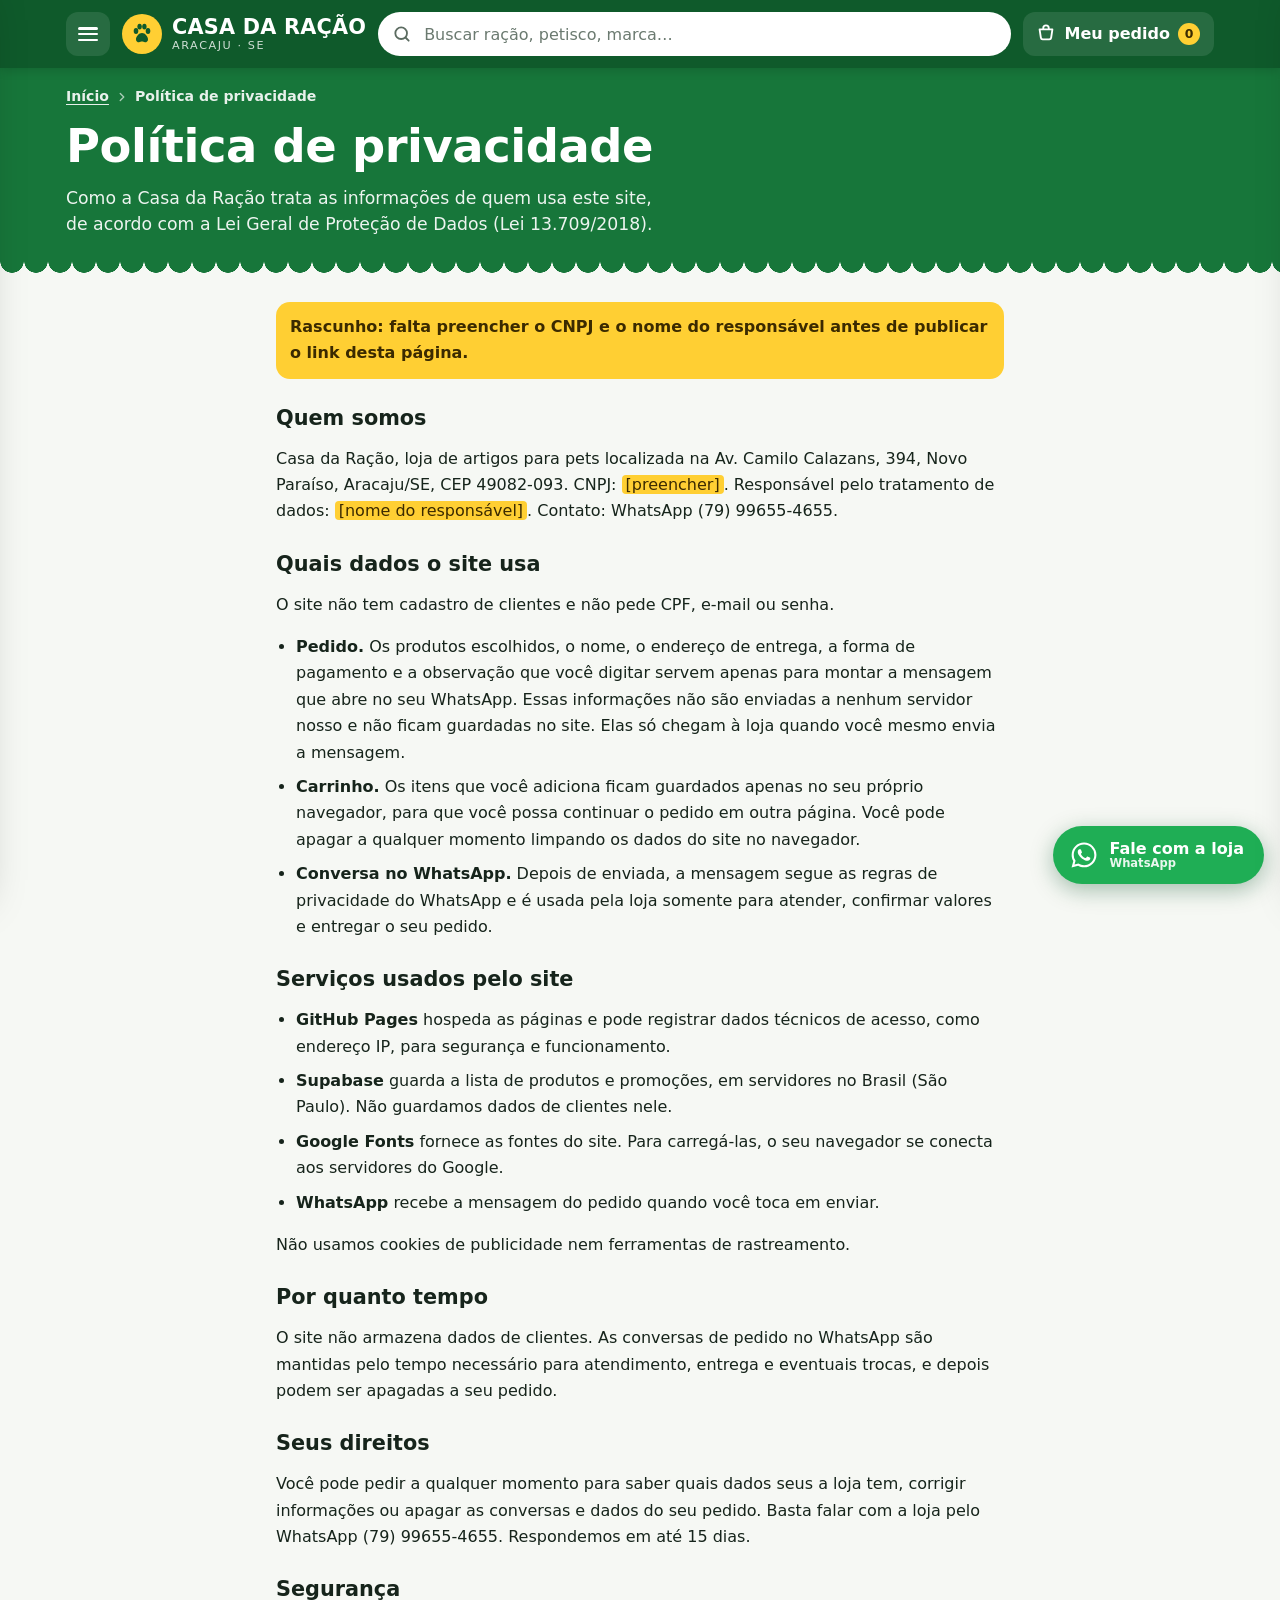
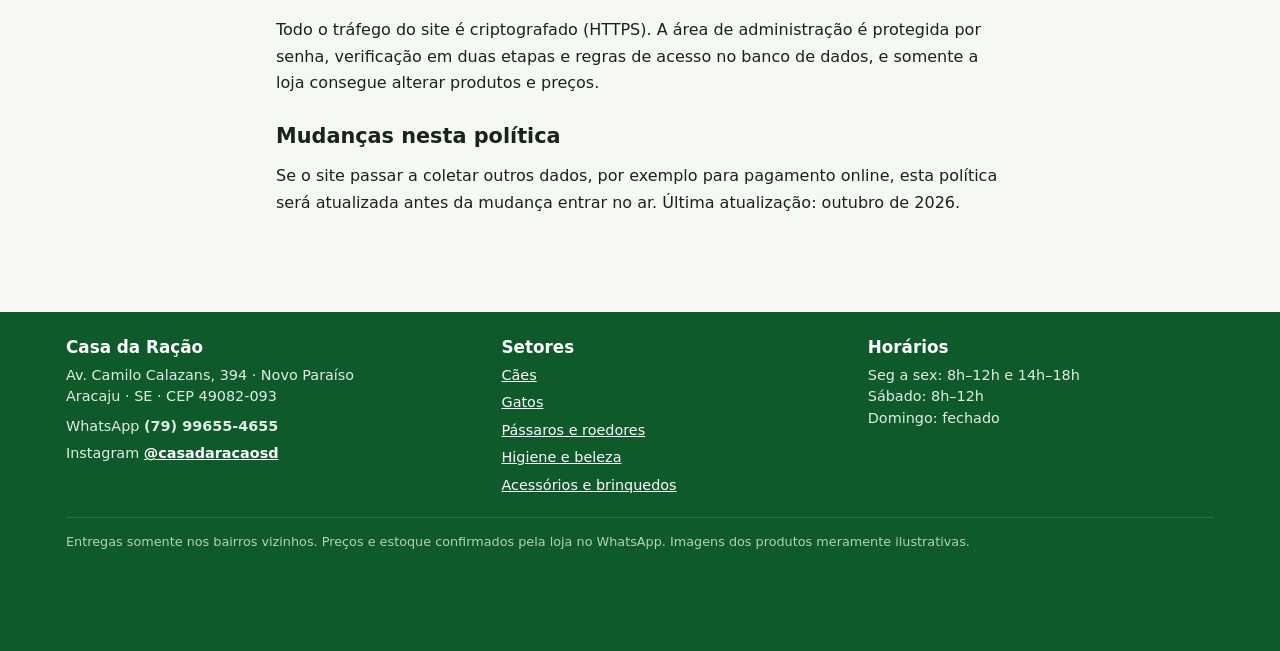
<file: politica.html>
<!doctype html>
<html lang="pt-BR">
<head>
<meta charset="utf-8">
<meta name="viewport" content="width=device-width, initial-scale=1, viewport-fit=cover">
<meta http-equiv="Content-Security-Policy" content="default-src 'self'; script-src 'self'; style-src 'self' 'unsafe-inline' https://fonts.googleapis.com; font-src https://fonts.gstatic.com; img-src 'self' data: https://unnmstazqkrjcuhvszza.supabase.co; connect-src 'self' https://unnmstazqkrjcuhvszza.supabase.co; object-src 'none'; base-uri 'self'; form-action 'none'; frame-src 'none'; worker-src 'none'; upgrade-insecure-requests">
<meta name="referrer" content="strict-origin-when-cross-origin">
<title>Política de privacidade · Casa da Ração Aracaju</title>
<meta name="description" content="Como a Casa da Ração trata as informações de quem usa o site.">
<meta name="robots" content="noindex, nofollow">
<meta name="theme-color" content="#0f5a2b">
<link rel="preconnect" href="https://fonts.googleapis.com">
<link rel="preconnect" href="https://fonts.gstatic.com" crossorigin>
<link rel="stylesheet" href="https://fonts.googleapis.com/css2?family=Fredoka:wght@500;600;700&family=Nunito+Sans:opsz,wght@6..12,400;6..12,600;6..12,700;6..12,800&display=swap">
<link rel="stylesheet" href="css/style.css">
</head>
<body data-page="politica">
<svg width="0" height="0" style="position:absolute" aria-hidden="true">
  <defs>
    <symbol id="i-paw" viewBox="0 0 24 24"><ellipse cx="6" cy="9" rx="2.3" ry="3" fill="currentColor"/><ellipse cx="18" cy="9" rx="2.3" ry="3" fill="currentColor"/><ellipse cx="9.6" cy="4.6" rx="2.2" ry="2.9" fill="currentColor"/><ellipse cx="14.4" cy="4.6" rx="2.2" ry="2.9" fill="currentColor"/><path d="M12 11c-3.2 0-6 3.6-6 6.4 0 1.9 1.4 2.8 3 2.8 1.2 0 2-.6 3-.6s1.8.6 3 .6c1.6 0 3-.9 3-2.8 0-2.8-2.8-6.4-6-6.4z" fill="currentColor"/></symbol>
    <symbol id="i-wa" viewBox="0 0 24 24"><path fill="currentColor" d="M19.05 4.91A9.82 9.82 0 0 0 12.04 2C6.58 2 2.13 6.45 2.13 11.91c0 1.75.46 3.45 1.32 4.95L2.05 22l5.25-1.38c1.45.79 3.08 1.21 4.74 1.21 5.46 0 9.91-4.45 9.91-9.91 0-2.65-1.03-5.14-2.9-7.01zm-7.01 15.24c-1.48 0-2.93-.4-4.2-1.15l-.3-.18-3.12.82.83-3.04-.2-.31a8.26 8.26 0 0 1-1.26-4.38c0-4.54 3.7-8.24 8.24-8.24 2.2 0 4.27.86 5.82 2.42a8.18 8.18 0 0 1 2.41 5.83c.02 4.54-3.68 8.23-8.22 8.23zm4.52-6.16c-.25-.12-1.47-.72-1.69-.81-.23-.08-.39-.12-.56.12-.17.25-.64.81-.78.97-.14.17-.29.19-.54.06-.25-.12-1.05-.39-1.99-1.23-.74-.66-1.23-1.47-1.38-1.72-.14-.25-.02-.38.11-.51.11-.11.25-.29.37-.43s.17-.25.25-.41.04-.31-.02-.43-.56-1.34-.76-1.84c-.2-.48-.41-.42-.56-.43h-.48c-.17 0-.43.06-.66.31-.22.25-.86.85-.86 2.07s.89 2.4 1.01 2.56c.12.17 1.75 2.67 4.23 3.74.59.26 1.05.41 1.41.52.59.19 1.13.16 1.56.1.48-.07 1.47-.6 1.67-1.18.21-.58.21-1.07.14-1.18s-.22-.17-.47-.29z"/></symbol>
    <symbol id="i-cart" viewBox="0 0 24 24"><path fill="none" stroke="currentColor" stroke-width="2" stroke-linecap="round" stroke-linejoin="round" d="M5 7h14l-1.4 9.1a2 2 0 0 1-2 1.7H8.4a2 2 0 0 1-2-1.7zM9 7V5.5a3 3 0 0 1 6 0V7"/></symbol>
    <symbol id="i-search" viewBox="0 0 24 24"><circle cx="11" cy="11" r="7" fill="none" stroke="currentColor" stroke-width="2.2"/><path d="m20 20-3.5-3.5" stroke="currentColor" stroke-width="2.2" stroke-linecap="round"/></symbol>
    <symbol id="i-x" viewBox="0 0 24 24"><path d="M6 6l12 12M18 6 6 18" stroke="currentColor" stroke-width="2.4" stroke-linecap="round"/></symbol>
    <symbol id="i-chev" viewBox="0 0 24 24"><path d="m9 6 6 6-6 6" fill="none" stroke="currentColor" stroke-width="2.4" stroke-linecap="round" stroke-linejoin="round"/></symbol>
    <symbol id="i-plus" viewBox="0 0 24 24"><path d="M12 5v14M5 12h14" stroke="currentColor" stroke-width="2.6" stroke-linecap="round"/></symbol>
    <symbol id="i-truck" viewBox="0 0 24 24"><path fill="none" stroke="currentColor" stroke-width="2" stroke-linejoin="round" d="M3 6h11v9H3zM14 9h4l3 3v3h-7z"/><circle cx="7" cy="17.5" r="1.8" fill="currentColor"/><circle cx="17" cy="17.5" r="1.8" fill="currentColor"/></symbol>
    <symbol id="i-clock" viewBox="0 0 24 24"><circle cx="12" cy="12" r="9" fill="none" stroke="currentColor" stroke-width="2"/><path d="M12 7v5l3 2" fill="none" stroke="currentColor" stroke-width="2" stroke-linecap="round"/></symbol>
    <symbol id="i-pin" viewBox="0 0 24 24"><path fill="none" stroke="currentColor" stroke-width="2" d="M12 21s-7-6.2-7-11.5a7 7 0 0 1 14 0C19 14.8 12 21 12 21z"/><circle cx="12" cy="9.5" r="2.5" fill="currentColor"/></symbol>
    <symbol id="i-box" viewBox="0 0 24 24"><path fill="none" stroke="currentColor" stroke-width="2" stroke-linejoin="round" d="M3 7.5 12 3l9 4.5v9L12 21l-9-4.5zM3 7.5l9 4.5 9-4.5M12 12v9"/></symbol>
    <symbol id="i-dog" viewBox="0 0 24 24"><path fill="currentColor" d="M5 4c1.6 0 3 1.2 3.4 2.7h7.2C16 5.2 17.4 4 19 4c.6 0 1 .4 1 1v4.2c0 .9-.4 1.7-1 2.3V17a4 4 0 0 1-4 4H9a4 4 0 0 1-4-4v-5.5c-.6-.6-1-1.4-1-2.3V5c0-.6.4-1 1-1zm4.5 8.2a1.2 1.2 0 1 0 0 2.4 1.2 1.2 0 0 0 0-2.4zm5 0a1.2 1.2 0 1 0 0 2.4 1.2 1.2 0 0 0 0-2.4zM12 16c-.8 0-1.5.4-1.5.9s.7 1.1 1.5 1.1 1.5-.6 1.5-1.1-.7-.9-1.5-.9z"/></symbol>
    <symbol id="i-cat" viewBox="0 0 24 24"><path fill="currentColor" d="M4.5 3.5 8.6 7a9 9 0 0 1 6.8 0l4.1-3.5c.4-.3 1 0 1 .5V12c0 4.7-3.8 8.5-8.5 8.5S3.5 16.7 3.5 12V4c0-.5.6-.8 1-.5zM9 12.2a1.2 1.2 0 1 0 0 2.4 1.2 1.2 0 0 0 0-2.4zm6 0a1.2 1.2 0 1 0 0 2.4 1.2 1.2 0 0 0 0-2.4zM12 15.6l-1 1h2z"/></symbol>
    <symbol id="i-bird" viewBox="0 0 24 24"><path fill="currentColor" d="M15.5 3a4.5 4.5 0 0 1 4.4 3.5L22 7.5l-2 1.1V10c0 5-3.6 9-9 9H4.5l3-3C5.4 14.6 4 12.2 4 9.5c0-.4.4-.6.7-.4 2.2 1.4 4.6 2.2 6.8 2.4V7.5A4.5 4.5 0 0 1 15.5 3zm.7 3a1 1 0 1 0 0 2 1 1 0 0 0 0-2z"/></symbol>
    <symbol id="i-drop" viewBox="0 0 24 24"><path fill="currentColor" d="M12 2.8s6.5 7.2 6.5 11.7a6.5 6.5 0 0 1-13 0C5.5 10 12 2.8 12 2.8zM9 14a1 1 0 0 0-1 1 4 4 0 0 0 4 4 1 1 0 0 0 0-2 2 2 0 0 1-2-2 1 1 0 0 0-1-1z"/></symbol>
    <symbol id="i-ball" viewBox="0 0 24 24"><circle cx="12" cy="12" r="9" fill="none" stroke="currentColor" stroke-width="2"/><path d="M3.5 9.5c4 1.5 13 1.5 17 0M3.5 14.5c4-1.5 13-1.5 17 0" fill="none" stroke="currentColor" stroke-width="2"/></symbol>
    <symbol id="i-home" viewBox="0 0 24 24"><path fill="none" stroke="currentColor" stroke-width="2" stroke-linejoin="round" d="M4 11 12 4l8 7v9h-5v-6H9v6H4z"/></symbol>
    <symbol id="i-tag" viewBox="0 0 24 24"><path fill="none" stroke="currentColor" stroke-width="2" stroke-linejoin="round" d="M3 12V4h8l10 10-8 8z"/><circle cx="7.5" cy="8.5" r="1.5" fill="currentColor"/></symbol>
    <symbol id="i-alert" viewBox="0 0 24 24"><circle cx="12" cy="12" r="9" fill="none" stroke="currentColor" stroke-width="2"/><path d="M12 7.5v5.5M12 16.5v.2" stroke="currentColor" stroke-width="2.4" stroke-linecap="round"/></symbol>
  </defs>
</svg>

<header class="top">
  <div class="wrap">
    <button class="iconbtn menu-btn" id="menuBtn" aria-label="Abrir menu de setores" aria-controls="nav" aria-expanded="false"><span class="bars" aria-hidden="true"><i></i><i></i><i></i></span></button>
    <a class="logo" href="index.html" aria-label="Casa da Ração, página inicial">
      <span class="logo-badge"><svg width="24" height="24"><use href="#i-paw"/></svg></span>
      <span class="logo-txt"><b>Casa da Ração</b><small>Aracaju · SE</small></span>
    </a>
    <form class="search" id="searchForm" role="search">
      <label class="sr" for="q">Buscar produtos</label>
      <svg class="s-ico" width="20" height="20" aria-hidden="true"><use href="#i-search"/></svg>
      <input id="q" type="search" placeholder="Buscar ração, petisco, marca…" autocomplete="off" enterkeyhint="search">
      <button type="button" class="s-clear" id="qClear" aria-label="Limpar busca" hidden><svg width="18" height="18"><use href="#i-x"/></svg></button>
    </form>
    <button class="iconbtn cart-btn" id="cartBtn" aria-label="Abrir pedido" aria-controls="cart" aria-expanded="false">
      <svg width="22" height="22" aria-hidden="true"><use href="#i-cart"/></svg><span class="lbl">Meu pedido</span><span class="count" id="count">0</span>
    </button>
  </div>
</header>

<div id="pageContent">
<section class="hero sector">
  <div class="wrap">
    <nav class="crumbs" aria-label="Você está em"><a href="index.html">Início</a><svg width="14" height="14" aria-hidden="true"><use href="#i-chev"/></svg><span>Política de privacidade</span></nav>
    <h1>Política de privacidade</h1>
    <p class="lead">Como a Casa da Ração trata as informações de quem usa este site, de acordo com a Lei Geral de Proteção de Dados (Lei 13.709/2018).</p>
  </div>
</section>
<main class="wrap legal">
  <p class="draft">Rascunho: falta preencher o CNPJ e o nome do responsável antes de publicar o link desta página.</p>

  <h2>Quem somos</h2>
  <p>Casa da Ração, loja de artigos para pets localizada na Av. Camilo Calazans, 394, Novo Paraíso, Aracaju/SE, CEP 49082-093. CNPJ: <mark>[preencher]</mark>. Responsável pelo tratamento de dados: <mark>[nome do responsável]</mark>. Contato: WhatsApp (79) 99655-4655.</p>

  <h2>Quais dados o site usa</h2>
  <p>O site não tem cadastro de clientes e não pede CPF, e-mail ou senha.</p>
  <ul>
    <li><b>Pedido.</b> Os produtos escolhidos, o nome, o endereço de entrega, a forma de pagamento e a observação que você digitar servem apenas para montar a mensagem que abre no seu WhatsApp. Essas informações não são enviadas a nenhum servidor nosso e não ficam guardadas no site. Elas só chegam à loja quando você mesmo envia a mensagem.</li>
    <li><b>Carrinho.</b> Os itens que você adiciona ficam guardados apenas no seu próprio navegador, para que você possa continuar o pedido em outra página. Você pode apagar a qualquer momento limpando os dados do site no navegador.</li>
    <li><b>Conversa no WhatsApp.</b> Depois de enviada, a mensagem segue as regras de privacidade do WhatsApp e é usada pela loja somente para atender, confirmar valores e entregar o seu pedido.</li>
  </ul>

  <h2>Serviços usados pelo site</h2>
  <ul>
    <li><b>GitHub Pages</b> hospeda as páginas e pode registrar dados técnicos de acesso, como endereço IP, para segurança e funcionamento.</li>
    <li><b>Supabase</b> guarda a lista de produtos e promoções, em servidores no Brasil (São Paulo). Não guardamos dados de clientes nele.</li>
    <li><b>Google Fonts</b> fornece as fontes do site. Para carregá-las, o seu navegador se conecta aos servidores do Google.</li>
    <li><b>WhatsApp</b> recebe a mensagem do pedido quando você toca em enviar.</li>
  </ul>
  <p>Não usamos cookies de publicidade nem ferramentas de rastreamento.</p>

  <h2>Por quanto tempo</h2>
  <p>O site não armazena dados de clientes. As conversas de pedido no WhatsApp são mantidas pelo tempo necessário para atendimento, entrega e eventuais trocas, e depois podem ser apagadas a seu pedido.</p>

  <h2>Seus direitos</h2>
  <p>Você pode pedir a qualquer momento para saber quais dados seus a loja tem, corrigir informações ou apagar as conversas e dados do seu pedido. Basta falar com a loja pelo WhatsApp (79) 99655-4655. Respondemos em até 15 dias.</p>

  <h2>Segurança</h2>
  <p>Todo o tráfego do site é criptografado (HTTPS). A área de administração é protegida por senha, verificação em duas etapas e regras de acesso no banco de dados, e somente a loja consegue alterar produtos e preços.</p>

  <h2>Mudanças nesta política</h2>
  <p>Se o site passar a coletar outros dados, por exemplo para pagamento online, esta política será atualizada antes da mudança entrar no ar. Última atualização: outubro de 2026.</p>
</main>
</div>

<main class="wrap" id="results" hidden aria-live="polite">
  <div class="results-head"><h2 id="resultsTitle">Resultados</h2><button class="linkbtn" id="backPage" type="button">Voltar para a página</button></div>
  <div class="grid" id="resultsGrid" style="margin-top:14px"></div>
  <div class="empty" id="noResults" hidden>
    <h3>Não encontramos esse produto no site</h3>
    <p>A loja tem muito mais coisa nas prateleiras. Pergunte direto pelo WhatsApp.</p>
    <a class="btn btn-wa" id="askWa" href="#" target="_blank" rel="noopener"><svg width="20" height="20" aria-hidden="true"><use href="#i-wa"/></svg>Perguntar no WhatsApp</a>
  </div>
</main>

<footer>
  <div class="wrap">
    <div>
      <h2>Casa da Ração</h2>
      <p>Av. Camilo Calazans, 394 · Novo Paraíso<br>Aracaju · SE · CEP 49082-093</p>
      <p style="margin-top:8px">WhatsApp <b style="user-select:all">(79) 99655-4655</b></p>
      <p style="margin-top:6px">Instagram <a href="https://www.instagram.com/casadaracaosd/" target="_blank" rel="noopener"><b>@casadaracaosd</b></a></p>
    </div>
    <div>
      <h2>Setores</h2>
      <ul><li><a href="caes.html">Cães</a></li><li><a href="gatos.html">Gatos</a></li><li><a href="passaros-e-roedores.html">Pássaros e roedores</a></li><li><a href="higiene-e-beleza.html">Higiene e beleza</a></li><li><a href="acessorios.html">Acessórios e brinquedos</a></li></ul>
    </div>
    <div>
      <h2>Horários</h2>
      <p>Seg a sex: 8h–12h e 14h–18h<br>Sábado: 8h–12h<br>Domingo: fechado</p>
    </div>
    <p class="fine">Entregas somente nos bairros vizinhos. Preços e estoque confirmados pela loja no WhatsApp. Imagens dos produtos meramente ilustrativas.</p>
  </div>
</footer>

<a class="fab" id="fab" href="https://wa.me/5579996554655" target="_blank" rel="noopener" aria-label="Falar com a loja no WhatsApp">
  <svg width="30" height="30" aria-hidden="true"><use href="#i-wa"/></svg>
  <span class="fl">Fale com a loja<small>WhatsApp</small></span>
</a>

<div class="scrim" id="scrim"></div>

<aside class="drawer left" id="nav" aria-label="Setores e produtos" aria-hidden="true" inert>
  <div class="d-head"><h2>Setores</h2><button class="iconbtn" id="navClose" aria-label="Fechar menu"><svg width="20" height="20"><use href="#i-x"/></svg></button></div>
  <div class="d-body" id="navBody"></div>
</aside>

<aside class="drawer right" id="cart" aria-label="Meu pedido" aria-hidden="true" inert>
  <div class="d-head"><h2>Meu pedido</h2><button class="iconbtn" id="cartClose" aria-label="Fechar pedido"><svg width="20" height="20"><use href="#i-x"/></svg></button></div>
  <div class="d-body">
    <div id="cartItems"></div>
    <form class="form" id="orderForm" hidden>
      <div class="field"><label for="f-nome">Seu nome</label><input id="f-nome" autocomplete="name" placeholder="Ex.: Maria"></div>
      <fieldset class="field"><legend>Como quer receber?</legend>
        <div class="seg">
          <input type="radio" name="rec" id="rec-ent" value="Entrega" checked><label for="rec-ent">Entrega</label>
          <input type="radio" name="rec" id="rec-ret" value="Retirada"><label for="rec-ret">Retirar na loja</label>
        </div>
      </fieldset>
      <div class="field" id="addrField"><label for="f-end">Endereço de entrega</label><textarea id="f-end" autocomplete="street-address" placeholder="Rua, número e bairro"></textarea></div>
      <div class="field"><label for="f-pag">Pagamento</label>
        <select id="f-pag"><option>Pix</option><option>Dinheiro</option><option>Cartão de débito</option><option>Cartão de crédito</option></select>
      </div>
      <div class="field" id="trocoField" hidden><label for="f-troco">Troco para quanto?</label><input id="f-troco" inputmode="decimal" placeholder="Ex.: 50"></div>
      <div class="field"><label for="f-obs">Observação</label><input id="f-obs" placeholder="Ex.: tocar a campainha"></div>
    </form>
  </div>
  <div class="c-foot" id="cartFoot" hidden>
    <div class="tot"><div><span>Total parcial</span><small id="totNote"></small></div><b id="total">R$ 0,00</b></div>
    <a class="btn btn-wa" id="sendBtn" href="#" target="_blank" rel="noopener"><svg width="22" height="22" aria-hidden="true"><use href="#i-wa"/></svg>Enviar pedido no WhatsApp</a>
    <p class="hint">A mensagem abre pronta no WhatsApp da loja. É só tocar em enviar.</p>
  </div>
</aside>

<div class="toast" id="toast" role="status"></div>

<script src="js/config.js"></script>
<script src="js/app.js"></script>
</body>
</html>
</file>
<file: css/style.css>
/* Casa da Ração — estilos compartilhados por todas as páginas
   Layout: letreiro verde fixo (menu 3 barrinhas + busca + pedido), faixa de abertura com toldo recortado,
   vitrine por nichos, gaveta lateral de setores, gaveta do pedido e botão fixo do WhatsApp */
:root{
  --green:#17763a; --green-deep:#0f5a2b; --green-soft:#e6f2e9;
  --sun:#ffcf33; --sun-ink:#3b2a00;
  --bg:#f6f8f4; --surface:#ffffff; --img-bg:#ffffff;
  --ink:#16241b; --muted:#5b6b60; --line:#dfe6df;
  --wa:#1fae55; --wa-ink:#ffffff; --danger:#b3261e;
  --shadow:0 1px 2px rgba(16,40,24,.06),0 6px 20px rgba(16,40,24,.07);
  --font-display:"Fredoka","Nunito Sans",ui-rounded,system-ui,sans-serif;
  --font-body:"Nunito Sans",system-ui,-apple-system,"Segoe UI",Roboto,sans-serif;
  --r:14px;
  color-scheme:light;
}
@media (prefers-color-scheme: dark){:root:not([data-theme="light"]){
  --green:#2f9e57;--green-deep:#12371f;--green-soft:#1a2c21;--sun:#ffd54f;--sun-ink:#2e2100;
  --bg:#0f1712;--surface:#17221b;--img-bg:#f4f6f2;--ink:#e7efe9;--muted:#a3b3a8;--line:#29382e;
  --wa:#25c062;--wa-ink:#06210f;--danger:#ff8a80;--shadow:0 1px 2px rgba(0,0,0,.4),0 8px 24px rgba(0,0,0,.35);color-scheme:dark}}
:root[data-theme="dark"]{
  --green:#2f9e57;--green-deep:#12371f;--green-soft:#1a2c21;--sun:#ffd54f;--sun-ink:#2e2100;
  --bg:#0f1712;--surface:#17221b;--img-bg:#f4f6f2;--ink:#e7efe9;--muted:#a3b3a8;--line:#29382e;
  --wa:#25c062;--wa-ink:#06210f;--danger:#ff8a80;--shadow:0 1px 2px rgba(0,0,0,.4),0 8px 24px rgba(0,0,0,.35);color-scheme:dark}

*{box-sizing:border-box}
html{scroll-behavior:smooth;scroll-padding-top:150px;padding-top:env(safe-area-inset-top,0px)}
@media (prefers-reduced-motion:reduce){html{scroll-behavior:auto}*{transition:none!important;animation:none!important}}
body{margin:0;background:var(--bg);color:var(--ink);font-family:var(--font-body);font-size:16px;line-height:1.5;-webkit-font-smoothing:antialiased}
body::before{content:"";position:fixed;inset:0 0 auto;height:env(safe-area-inset-top,0px);z-index:60;background:var(--green-deep)}
img{max-width:100%}
[hidden]{display:none!important}
button,input,select,textarea{font:inherit;color:inherit}
button{cursor:pointer}
:focus-visible{outline:3px solid var(--sun);outline-offset:2px;border-radius:8px}
.wrap{max-width:1180px;margin:0 auto;padding-left:max(16px,env(safe-area-inset-left,0px));padding-right:max(16px,env(safe-area-inset-right,0px))}
.sr{position:absolute;width:1px;height:1px;overflow:hidden;clip:rect(0 0 0 0);white-space:nowrap}
h1,h2,h3{font-family:var(--font-display);font-weight:600;line-height:1.1;text-wrap:balance;margin:0}
a{color:inherit}

/* ---------- cabeçalho ---------- */
.top{position:sticky;top:env(safe-area-inset-top,0px);z-index:50;background:var(--green-deep);color:#fff;box-shadow:0 2px 10px rgba(0,0,0,.15)}
.top .wrap{display:grid;grid-template-columns:auto auto 1fr auto;grid-template-areas:"menu logo . cart" "search search search search";gap:10px 12px;align-items:center;padding-block:10px}
@media (min-width:780px){.top .wrap{grid-template-areas:"menu logo search cart";padding-block:12px}}
.iconbtn{width:44px;height:44px;border:0;border-radius:12px;background:rgba(255,255,255,.1);color:#fff;display:grid;place-items:center;position:relative}
.iconbtn:hover{background:rgba(255,255,255,.18)}
.menu-btn{grid-area:menu}
.bars{width:20px;height:14px;display:flex;flex-direction:column;justify-content:space-between}
.bars i{display:block;height:2.5px;border-radius:2px;background:currentColor}
.logo{grid-area:logo;display:flex;align-items:center;gap:10px;text-decoration:none;color:#fff;min-width:0}
.logo-badge{width:40px;height:40px;border-radius:50%;background:var(--sun);color:var(--green-deep);display:grid;place-items:center;flex:none}
.logo-txt{display:flex;flex-direction:column;line-height:1}
.logo-txt b{font-family:var(--font-display);font-weight:700;font-size:1.3rem;letter-spacing:.01em;text-transform:uppercase;white-space:nowrap}
.logo-txt small{font-size:.7rem;letter-spacing:.14em;text-transform:uppercase;opacity:.8;margin-top:3px}
.search{grid-area:search;position:relative;min-width:0}
.search input{width:100%;height:44px;border-radius:999px;border:2px solid transparent;background:#fff;color:#16241b;padding:0 44px;font-size:1rem}
.search input::placeholder{color:#6b7a70}
.search input:focus{outline:none;border-color:var(--sun)}
.search .s-ico{position:absolute;left:14px;top:50%;transform:translateY(-50%);color:#5b6b60;pointer-events:none}
.search .s-clear{position:absolute;right:6px;top:50%;transform:translateY(-50%);width:34px;height:34px;border:0;border-radius:50%;background:transparent;color:#5b6b60;display:grid;place-items:center}
.search .s-clear:hover{background:#eef2ee}
.cart-btn{grid-area:cart;width:auto;padding:0 14px 0 12px;gap:8px;display:flex;font-weight:700}
.cart-btn .lbl{display:none}
@media (min-width:520px){.cart-btn .lbl{display:inline}}
.count{min-width:22px;height:22px;padding:0 6px;border-radius:999px;background:var(--sun);color:var(--sun-ink);font-size:.78rem;font-weight:800;display:grid;place-items:center;font-variant-numeric:tabular-nums}
.count.bump{animation:bump .35s ease}
@keyframes bump{40%{transform:scale(1.3)}}
@media (max-width:420px){.logo{gap:8px}.logo-badge{width:34px;height:34px}.logo-txt b{font-size:1.02rem}.logo-txt small{font-size:.62rem}.top .wrap{gap:10px 8px}.cart-btn{padding:0 10px}}

/* ---------- faixas de abertura ---------- */
.hero{background:var(--green);color:#fff;position:relative}
.hero::after{content:"";position:absolute;left:0;right:0;bottom:-1px;height:18px;background:var(--bg);-webkit-mask:radial-gradient(circle at 12px 0,transparent 11.5px,#000 12px) 0 0/24px 18px repeat-x;mask:radial-gradient(circle at 12px 0,transparent 11.5px,#000 12px) 0 0/24px 18px repeat-x}
.hero .wrap{display:grid;gap:22px;padding-block:28px 46px}
@media (min-width:860px){.hero.home .wrap{grid-template-columns:1.3fr 1fr;align-items:center;padding-block:44px 64px}}
.status{display:inline-flex;align-items:center;gap:8px;padding:6px 12px;border-radius:999px;background:rgba(0,0,0,.18);font-weight:700;font-size:.85rem;width:max-content;max-width:100%}
.status i{width:9px;height:9px;border-radius:50%;background:#9fe0b4;box-shadow:0 0 0 3px rgba(159,224,180,.25)}
.status.closed i{background:#ffb4a8;box-shadow:0 0 0 3px rgba(255,180,168,.25)}
.hero h1{font-size:clamp(2rem,5.2vw,3.4rem);margin-top:14px;font-weight:700;letter-spacing:-.01em}
.hero h1 em{font-style:normal;color:var(--sun)}
.hero p.lead{font-size:1.08rem;max-width:34em;opacity:.92;margin:12px 0 0}
.hero-actions{display:flex;flex-wrap:wrap;gap:10px;margin-top:20px}
.facts{display:grid;gap:10px;background:rgba(0,0,0,.16);border-radius:var(--r);padding:16px 18px;font-size:.95rem}
.facts div{display:flex;gap:12px;align-items:flex-start}
.facts svg{flex:none;margin-top:2px;color:var(--sun)}
.facts p{margin:0}
.facts b{display:block}
.facts span{opacity:.85}

/* página de setor */
.hero.sector .wrap{padding-block:18px 40px;gap:14px}
.crumbs{display:flex;flex-wrap:wrap;align-items:center;gap:6px;font-size:.88rem;font-weight:700;opacity:.9}
.crumbs a{color:#fff;text-decoration:underline;text-underline-offset:3px}
.crumbs svg{opacity:.7}
.sector-title{display:flex;align-items:center;gap:14px}
.sector-title .tag{width:56px;height:56px;border-radius:16px;background:var(--sun);color:var(--green-deep);display:grid;place-items:center;flex:none}
.hero.sector h1{font-size:clamp(1.9rem,4.6vw,2.9rem);margin:0}
.hero.sector p.lead{margin:0}
.niches{display:flex;gap:8px;overflow-x:auto;scrollbar-width:none;padding:2px 0 4px}
.niches::-webkit-scrollbar{display:none}
.niche-btn{flex:none;display:inline-flex;align-items:center;gap:8px;height:42px;padding:0 16px;border-radius:999px;border:0;background:rgba(255,255,255,.14);color:#fff;font-weight:800;font-size:.95rem;box-shadow:inset 0 0 0 1.5px rgba(255,255,255,.3)}
.niche-btn span{min-width:22px;height:22px;padding:0 6px;border-radius:999px;background:rgba(0,0,0,.2);display:grid;place-items:center;font-size:.76rem;font-variant-numeric:tabular-nums}
.niche-btn:hover{background:rgba(255,255,255,.22)}
.niche-btn[aria-pressed="true"]{background:var(--sun);color:var(--sun-ink);box-shadow:none}
.niche-btn[aria-pressed="true"] span{background:rgba(0,0,0,.12)}

/* ---------- botões ---------- */
.btn{display:inline-flex;align-items:center;justify-content:center;gap:8px;min-height:46px;padding:0 20px;border-radius:999px;border:0;font-weight:800;text-decoration:none;font-size:1rem}
.btn-sun{background:var(--sun);color:var(--sun-ink)}
.btn-sun:hover{filter:brightness(1.05)}
.btn-ghost{background:rgba(255,255,255,.12);color:#fff;box-shadow:inset 0 0 0 1.5px rgba(255,255,255,.4)}
.btn-ghost:hover{background:rgba(255,255,255,.2)}
.btn-wa{background:var(--wa);color:var(--wa-ink)}
.linkbtn{border:0;background:transparent;color:var(--green);font-weight:800;padding:6px 0;text-decoration:underline;text-underline-offset:3px}

/* ---------- passos ---------- */
.steps{display:grid;grid-template-columns:repeat(3,minmax(0,1fr));gap:10px;margin-top:22px}
.step{background:var(--surface);border:1px solid var(--line);border-radius:var(--r);padding:12px 14px;display:flex;gap:10px;align-items:center;min-width:0}
.step b{width:28px;height:28px;flex:none;border-radius:50%;background:var(--green-soft);color:var(--green);display:grid;place-items:center;font-family:var(--font-display)}
.step span{font-size:.9rem;font-weight:700;line-height:1.25}
@media (max-width:560px){.steps{grid-template-columns:1fr}.step{padding:10px 12px}}

/* ---------- cartões de setor (início) ---------- */
.section-head{display:flex;align-items:end;justify-content:space-between;gap:12px;border-bottom:2px solid var(--line);padding-bottom:10px;margin:38px 0 16px}
.section-head h2{font-size:clamp(1.4rem,3vw,1.8rem)}
.section-head small{color:var(--muted);font-weight:700}
.sectors{display:grid;grid-template-columns:repeat(2,minmax(0,1fr));gap:12px}
@media (min-width:760px){.sectors{grid-template-columns:repeat(3,minmax(0,1fr));gap:16px}}
@media (min-width:1060px){.sectors{grid-template-columns:repeat(5,minmax(0,1fr))}}
.scard{display:flex;flex-direction:column;background:var(--surface);border:1px solid var(--line);border-radius:var(--r);overflow:hidden;text-decoration:none;color:var(--ink);min-width:0;transition:box-shadow .2s,transform .2s}
.scard:hover{box-shadow:var(--shadow);transform:translateY(-2px)}
.scard .pics{background:var(--img-bg);display:grid;grid-template-columns:1fr 1fr;aspect-ratio:2/1.2;max-width:100%;padding:10px;gap:4px}
.scard .pics img{width:100%;height:100%;object-fit:contain}
.scard .sb{padding:12px 14px 14px;display:grid;gap:4px}
.scard h3{font-size:1.15rem;display:flex;align-items:center;gap:8px}
.scard h3 svg{color:var(--green);flex:none}
.scard p{margin:0;font-size:.82rem;color:var(--muted);line-height:1.35}
.scard .go{margin-top:6px;font-weight:800;color:var(--green);font-size:.9rem;display:flex;align-items:center;gap:4px}

/* ---------- promoções ---------- */
.promo{margin-top:26px;display:grid;gap:12px}
@media (min-width:760px){.promo{grid-template-columns:1fr 1fr}}
.promo-card{border-radius:var(--r);padding:18px 20px;display:flex;gap:16px;align-items:center;min-width:0;text-decoration:none}
.promo-card.sun{background:var(--sun);color:var(--sun-ink)}
.promo-card.soft{background:var(--green-soft);color:var(--ink)}
.burst{flex:none;width:78px;height:78px;display:grid;place-items:center;text-align:center;font-family:var(--font-display);font-weight:700;line-height:1;clip-path:polygon(50% 0,61% 13%,77% 6%,79% 23%,95% 25%,88% 40%,100% 50%,88% 60%,95% 75%,79% 77%,77% 94%,61% 87%,50% 100%,39% 87%,23% 94%,21% 77%,5% 75%,12% 60%,0 50%,12% 40%,5% 25%,21% 23%,23% 6%,39% 13%)}
.promo-card.sun .burst{background:#fff;color:#c4261d}
.promo-card.soft .burst{background:var(--sun);color:#c4261d}
.burst small{display:block;font-size:.62rem;font-family:var(--font-body);font-weight:800;letter-spacing:.06em}
.burst span{font-size:1.25rem}
.promo-card h3{font-size:1.2rem}
.promo-card p{margin:4px 0 0;font-size:.92rem;opacity:.9}

/* ---------- vitrine ---------- */
main{padding-bottom:40px}
.niche{margin-top:34px}
.niche:first-child{margin-top:26px}
.shelf-head{display:flex;align-items:end;justify-content:space-between;gap:12px;border-bottom:2px solid var(--line);padding-bottom:10px;margin-bottom:16px}
.shelf-head h2{font-size:clamp(1.3rem,3vw,1.7rem)}
.shelf-head small{color:var(--muted);font-weight:700;white-space:nowrap}
.grid{display:grid;grid-template-columns:repeat(2,minmax(0,1fr));gap:12px}
@media (min-width:640px){.grid{grid-template-columns:repeat(3,minmax(0,1fr));gap:16px}}
@media (min-width:980px){.grid{grid-template-columns:repeat(4,minmax(0,1fr));gap:18px}}
.card{background:var(--surface);border:1px solid var(--line);border-radius:var(--r);overflow:hidden;display:flex;flex-direction:column;min-width:0;transition:box-shadow .2s,transform .2s}
.card:hover{box-shadow:var(--shadow);transform:translateY(-2px)}
.card.flash{animation:flash 1.8s ease}
@keyframes flash{0%,60%{box-shadow:0 0 0 4px var(--sun)}}
.card .pic{position:relative;background:var(--img-bg);aspect-ratio:1/1;max-width:100%;display:grid;place-items:center}
.card .pic img{width:88%;height:88%;object-fit:contain}
.ribbon{position:absolute;left:10px;top:10px;background:#c4261d;color:#fff;font-weight:800;font-size:.72rem;letter-spacing:.06em;text-transform:uppercase;padding:4px 8px;border-radius:6px}
.card .body{padding:12px 14px 14px;display:flex;flex-direction:column;gap:6px;flex:1}
.brand{font-size:.72rem;font-weight:800;letter-spacing:.1em;text-transform:uppercase;color:var(--green)}
.card h3{font-family:var(--font-body);font-weight:700;font-size:.98rem;line-height:1.3}
.meta{font-size:.82rem;color:var(--muted)}
.where{font-size:.78rem;font-weight:700;color:var(--muted);text-decoration:underline;text-underline-offset:2px}
.opts{display:flex;flex-wrap:wrap;gap:6px}
.opt{height:30px;padding:0 10px;border-radius:999px;border:1.5px solid var(--line);background:transparent;font-size:.8rem;font-weight:700}
.opt[aria-pressed="true"]{border-color:var(--green);background:var(--green-soft);color:var(--green)}
.buy{margin-top:auto;padding-top:8px;display:flex;align-items:center;justify-content:space-between;gap:8px;flex-wrap:wrap}
.price{font-family:var(--font-display);font-weight:600;font-size:1.25rem;font-variant-numeric:tabular-nums;line-height:1}
.price s{display:block;font-family:var(--font-body);font-size:.75rem;color:var(--muted);font-weight:600;margin-bottom:3px}
.price.ask{font-family:var(--font-body);font-size:.8rem;font-weight:700;color:var(--muted)}
.add{height:40px;padding:0 14px;border-radius:999px;border:0;background:var(--green);color:#fff;font-weight:800;display:inline-flex;align-items:center;gap:6px;font-size:.9rem}
.add:hover{filter:brightness(1.1)}
.stepper{display:inline-flex;align-items:center;border-radius:999px;background:var(--green-soft);height:40px}
.stepper button{width:38px;height:40px;border:0;background:transparent;color:var(--green);font-weight:800;font-size:1.2rem;border-radius:999px}
.stepper output{min-width:22px;text-align:center;font-weight:800;font-variant-numeric:tabular-nums}
@media (max-width:420px){.card .body{padding:10px 10px 12px}.add{padding:0 12px}.add .t{display:none}.price{font-size:1.1rem}}

/* outros setores */
.others{display:flex;gap:8px;flex-wrap:wrap}
.chip{display:inline-flex;align-items:center;gap:8px;height:42px;padding:0 16px;border-radius:999px;border:1.5px solid var(--line);background:var(--surface);color:var(--ink);font-weight:700;text-decoration:none;font-size:.95rem}
.chip:hover{border-color:var(--green);color:var(--green)}
.chip svg{color:var(--green)}

/* busca */
.results-head{margin-top:28px;display:flex;justify-content:space-between;align-items:baseline;gap:12px;flex-wrap:wrap}
.results-head h2{font-size:1.4rem}
.empty{margin-top:16px;background:var(--surface);border:1.5px dashed var(--line);border-radius:var(--r);padding:28px 20px;text-align:center}
.empty h3{font-size:1.25rem}
.empty p{color:var(--muted);margin:6px 0 16px}

/* informações */
.info{margin-top:48px;display:grid;gap:14px}
@media (min-width:820px){.info{grid-template-columns:1.2fr 1fr}}
.panel{background:var(--surface);border:1px solid var(--line);border-radius:var(--r);padding:20px}
.panel h2{font-size:1.35rem;margin-bottom:12px}
.hours{width:100%;border-collapse:collapse;font-variant-numeric:tabular-nums}
.hours td{padding:9px 0;border-bottom:1px solid var(--line)}
.hours td:last-child{text-align:right;font-weight:700}
.hours tr.today td{color:var(--green);font-weight:800}
.notice{list-style:none;padding:0;margin:0;display:grid;gap:10px}
.notice li{display:flex;gap:10px;align-items:flex-start}
.notice svg{flex:none;margin-top:3px;color:var(--danger)}
.addr{margin-top:14px;padding-top:14px;border-top:1px solid var(--line);display:grid;gap:4px}
.addr a{color:var(--green);font-weight:800}

/* rodapé */
footer{margin-top:40px;background:var(--green-deep);color:#dfeee4;font-size:.9rem}
footer .wrap{padding-block:26px calc(100px + env(safe-area-inset-bottom,0px));display:grid;gap:20px}
@media (min-width:760px){footer .wrap{grid-template-columns:1.2fr 1fr 1fr}}
footer h2{font-size:1.05rem;color:#fff;margin-bottom:8px}
footer ul{list-style:none;margin:0;padding:0;display:grid;gap:6px}
footer a{color:#fff}
footer p{margin:0}
footer .fine{grid-column:1/-1;border-top:1px solid rgba(255,255,255,.15);padding-top:14px;font-size:.8rem;opacity:.8}

/* ---------- gavetas ---------- */
.scrim{position:fixed;inset:0;background:rgba(6,18,10,.5);z-index:70;opacity:0;pointer-events:none;transition:opacity .2s}
.scrim.on{opacity:1;pointer-events:auto}
.drawer{position:fixed;top:0;bottom:0;z-index:80;width:min(360px,88vw);background:var(--surface);display:flex;flex-direction:column;transition:transform .25s ease;box-shadow:0 0 40px rgba(0,0,0,.25)}
.drawer.left{left:0;transform:translateX(-105%);padding-left:env(safe-area-inset-left,0px)}
.drawer.right{right:0;width:min(420px,94vw);transform:translateX(105%);padding-right:env(safe-area-inset-right,0px)}
.drawer.open{transform:none}
.d-head{display:flex;align-items:center;justify-content:space-between;gap:10px;padding:calc(14px + env(safe-area-inset-top,0px)) 16px 14px;background:var(--green-deep);color:#fff}
.d-head h2{font-size:1.25rem}
.d-body{flex:1;overflow-y:auto;padding:10px 12px calc(16px + env(safe-area-inset-bottom,0px))}
.nav-link{display:flex;align-items:center;gap:12px;width:100%;min-height:48px;padding:0 10px;border:0;border-radius:10px;background:transparent;text-align:left;font-weight:800;font-size:1rem;text-decoration:none;color:var(--ink)}
.nav-link:hover{background:var(--green-soft)}
.nav-link.current{background:var(--green-soft);color:var(--green)}
.nav-link .n{margin-left:auto;font-size:.78rem;color:var(--muted);font-weight:700}
.nav-link .chev{transition:transform .2s;color:var(--muted);flex:none}
.nav-link[aria-expanded="true"] .chev{transform:rotate(90deg)}
.nav-ico{width:32px;height:32px;border-radius:9px;background:var(--green-soft);color:var(--green);display:grid;place-items:center;flex:none}
.nav-link.current .nav-ico{background:var(--green);color:#fff}
.sub{margin:0 0 10px;padding:0 0 0 54px;display:grid;gap:2px}
.sub a{display:flex;justify-content:space-between;align-items:center;gap:8px;min-height:40px;padding:0 10px;border-radius:8px;font-size:.95rem;font-weight:700;text-decoration:none;color:var(--ink)}
.sub a span{font-size:.78rem;color:var(--muted);font-variant-numeric:tabular-nums}
.sub a:hover{background:var(--green-soft)}
.sub .all{color:var(--green)}
.d-sep{height:1px;background:var(--line);margin:10px 4px}
.d-label{font-size:.72rem;letter-spacing:.12em;text-transform:uppercase;color:var(--muted);font-weight:800;padding:8px 10px 4px}

/* pedido */
.c-item{display:grid;grid-template-columns:64px 1fr auto;gap:12px;align-items:center;padding:12px 4px;border-bottom:1px solid var(--line)}
.c-item img{width:64px;height:64px;object-fit:contain;background:var(--img-bg);border-radius:10px;border:1px solid var(--line)}
.c-item .nm{font-weight:700;font-size:.92rem;line-height:1.3}
.c-item .sm{font-size:.8rem;color:var(--muted)}
.c-item .rm{border:0;background:transparent;color:var(--danger);font-size:.8rem;font-weight:700;padding:4px 0}
.c-empty{text-align:center;padding:36px 10px;color:var(--muted)}
.c-empty b{display:block;color:var(--ink);font-family:var(--font-display);font-size:1.2rem;margin-bottom:6px}
.form{display:grid;gap:12px;margin-top:16px}
.field{display:grid;gap:6px}
.field label,.field legend{font-weight:800;font-size:.88rem}
.field input,.field select,.field textarea{width:100%;min-height:44px;border-radius:10px;border:1.5px solid var(--line);background:var(--bg);padding:10px 12px;font-size:1rem}
.field textarea{min-height:64px;resize:vertical}
.field input:focus,.field select:focus,.field textarea:focus{outline:none;border-color:var(--green)}
fieldset.field{border:0;padding:0;margin:0}
.seg{display:grid;grid-template-columns:1fr 1fr;gap:6px;background:var(--bg);border:1.5px solid var(--line);border-radius:12px;padding:4px}
.seg input{position:absolute;opacity:0;pointer-events:none}
.seg label{display:grid;place-items:center;min-height:40px;border-radius:9px;font-weight:800;cursor:pointer;font-size:.92rem}
.seg input:checked+label{background:var(--green);color:#fff}
.seg input:focus-visible+label{outline:3px solid var(--sun)}
.c-foot{border-top:1px solid var(--line);padding:14px 16px calc(14px + env(safe-area-inset-bottom,0px));display:grid;gap:10px;background:var(--surface)}
.tot{display:flex;justify-content:space-between;align-items:baseline;font-variant-numeric:tabular-nums}
.tot b{font-family:var(--font-display);font-size:1.35rem;font-weight:600}
.tot small{display:block;color:var(--muted);font-size:.78rem}
.c-foot .btn{width:100%}
.hint{font-size:.8rem;color:var(--muted);text-align:center;margin:0}

/* botão fixo do WhatsApp */
.fab{position:fixed;z-index:65;right:calc(16px + env(safe-area-inset-right,0px));bottom:calc(16px + env(safe-area-inset-bottom,0px));display:flex;align-items:center;gap:10px;height:58px;padding:0 20px 0 16px;border-radius:999px;background:var(--wa);color:var(--wa-ink);text-decoration:none;font-weight:800;box-shadow:0 6px 22px rgba(10,80,40,.35)}
.fab:hover{filter:brightness(1.06)}
.fab .fl{display:flex;flex-direction:column;line-height:1.1}
.fab .fl small{font-size:.72rem;font-weight:700;opacity:.9}
@media (max-width:480px){.fab{height:60px;width:60px;padding:0;justify-content:center}.fab .fl{display:none}}

.toast{position:fixed;left:50%;bottom:calc(90px + env(safe-area-inset-bottom,0px));transform:translate(-50%,20px);background:var(--ink);color:var(--bg);padding:10px 16px;border-radius:999px;font-weight:700;font-size:.9rem;z-index:90;opacity:0;pointer-events:none;transition:.2s;max-width:calc(100vw - 32px);text-align:center}
.toast.on{opacity:1;transform:translate(-50%,0)}

/* promoções no topo da página inicial */
.promo-top .wrap{gap:18px;padding-block:22px 44px}
.promo-head{display:flex;flex-wrap:wrap;align-items:end;justify-content:space-between;gap:10px 24px}
.promo-top h1{font-size:clamp(1.9rem,4.6vw,2.9rem);margin-top:12px}
.promo-top p.lead{margin:0;max-width:30em;font-size:1rem}
.promo-top .promo{margin-top:0}
.promo-sub{font-size:1.25rem;margin:6px 0 12px}
.promo-card{transition:transform .2s,box-shadow .2s}
a.promo-card:hover{transform:translateY(-2px);box-shadow:var(--shadow)}
.promo-top .promo-card.soft{background:var(--surface);color:var(--ink)}
.promo-top .steps{margin-top:0}
main > .section-head:first-child{margin-top:30px}
main > .steps{margin-top:22px}

/* páginas de texto (política de privacidade) */
.legal{max-width:760px}
.legal h2{font-size:1.3rem;margin:28px 0 8px}
.legal p,.legal li{line-height:1.65}
.legal ul{padding-left:20px;display:grid;gap:8px}
.legal mark{background:var(--sun);color:var(--sun-ink);padding:0 4px;border-radius:4px}
.legal .draft{margin-top:24px;background:var(--sun);color:var(--sun-ink);border-radius:var(--r);padding:12px 14px;font-weight:700}
</file>
